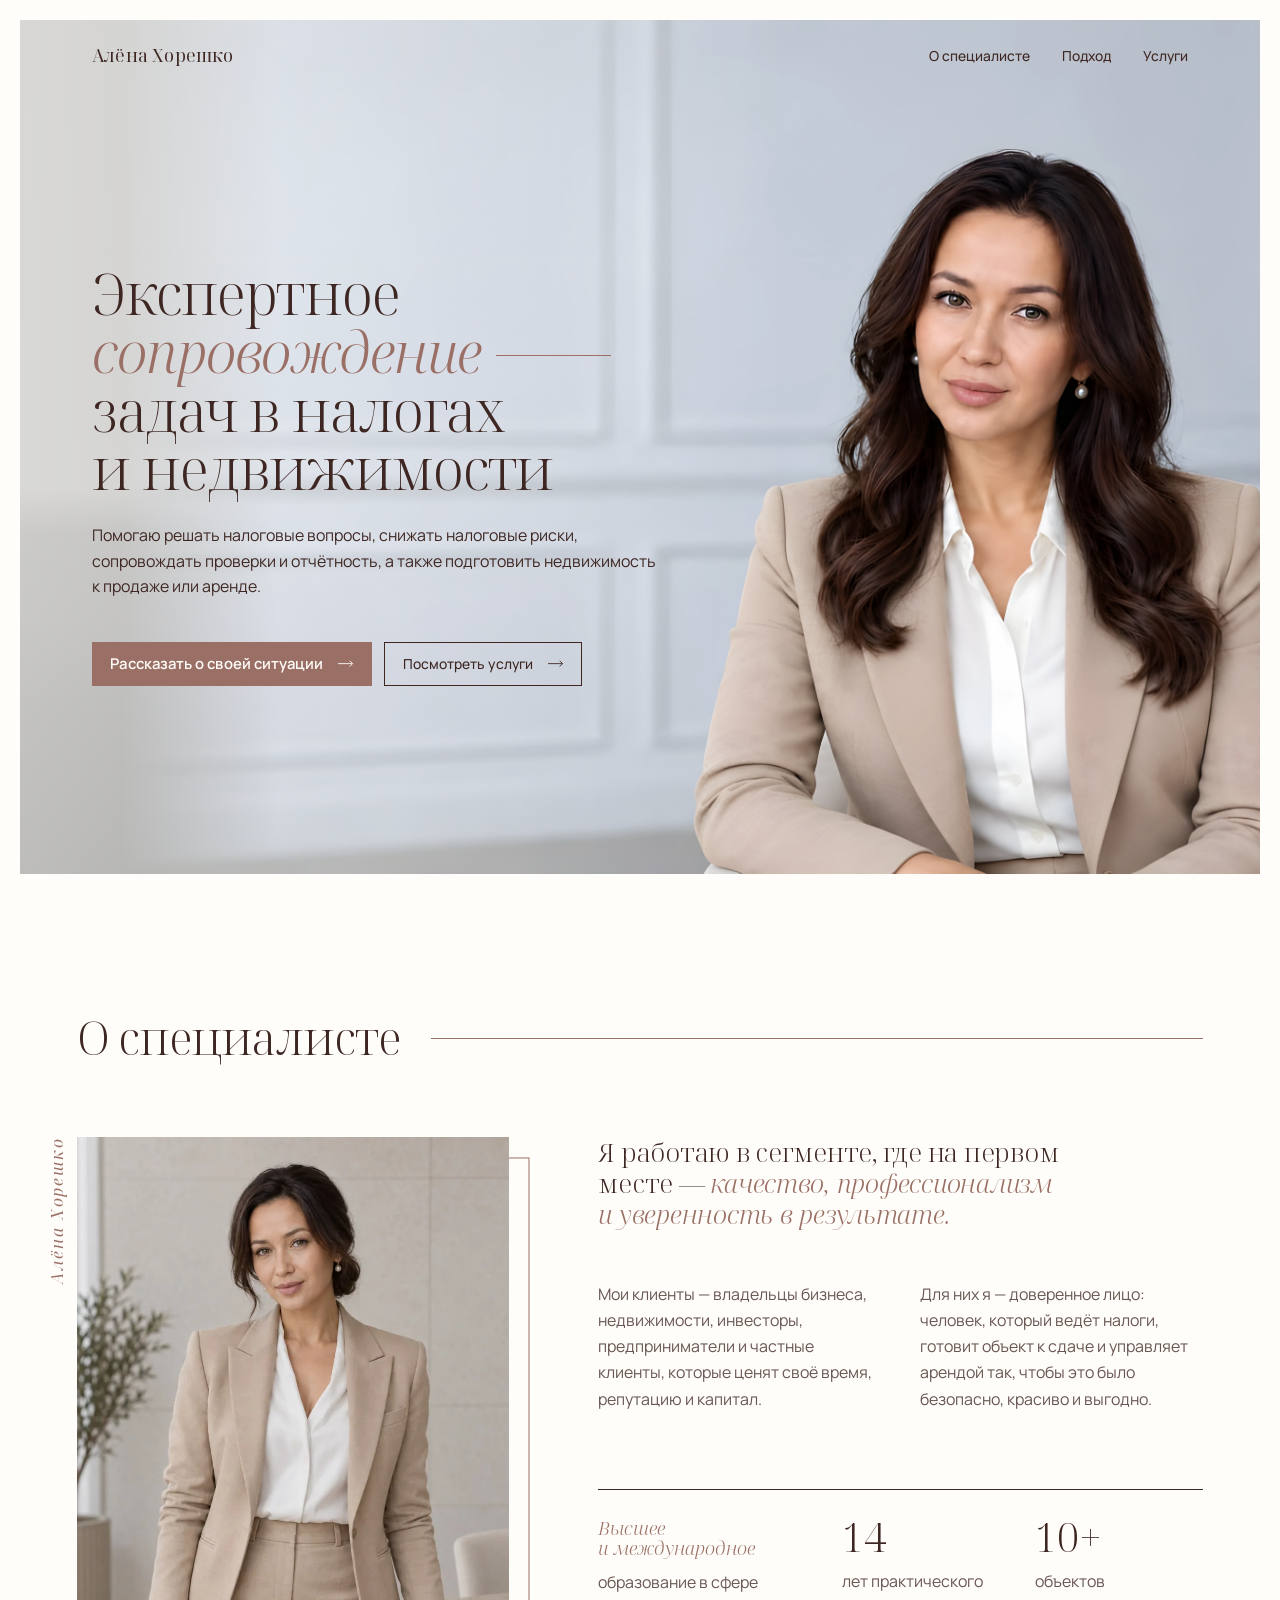
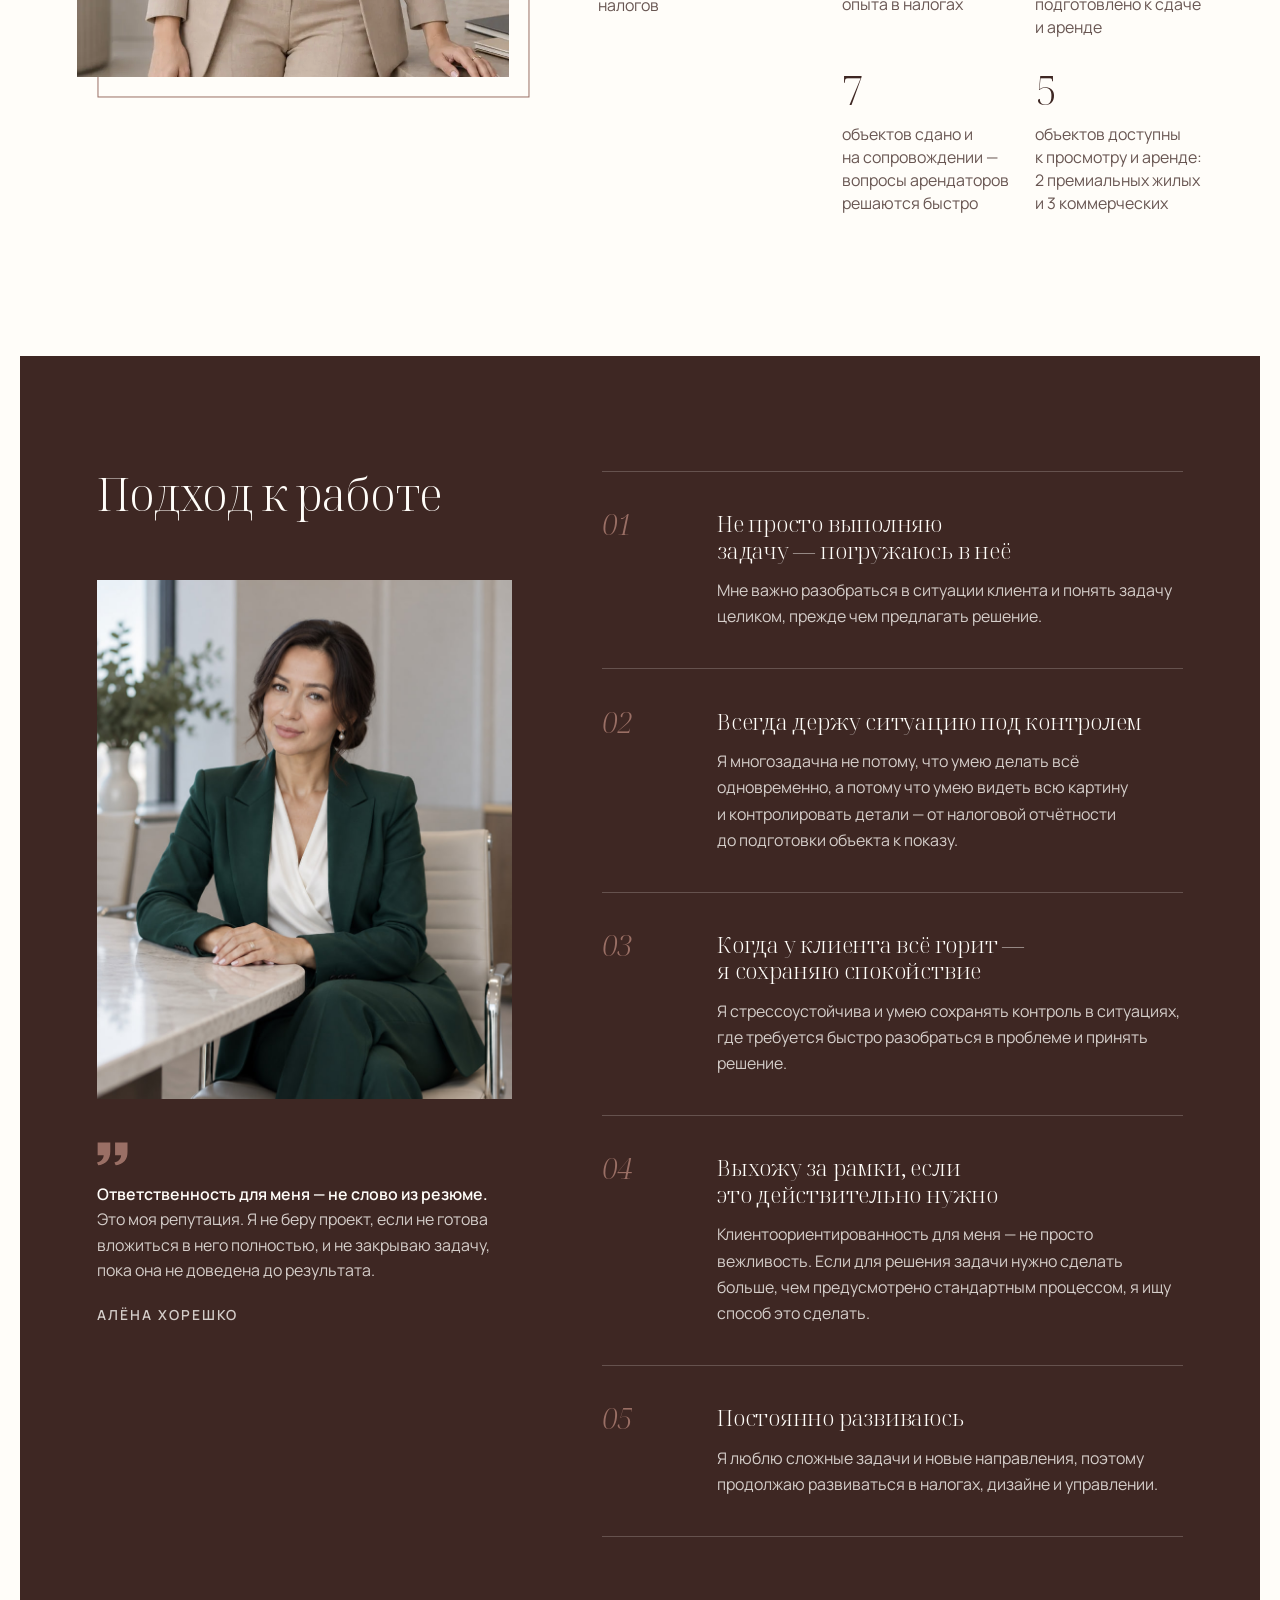
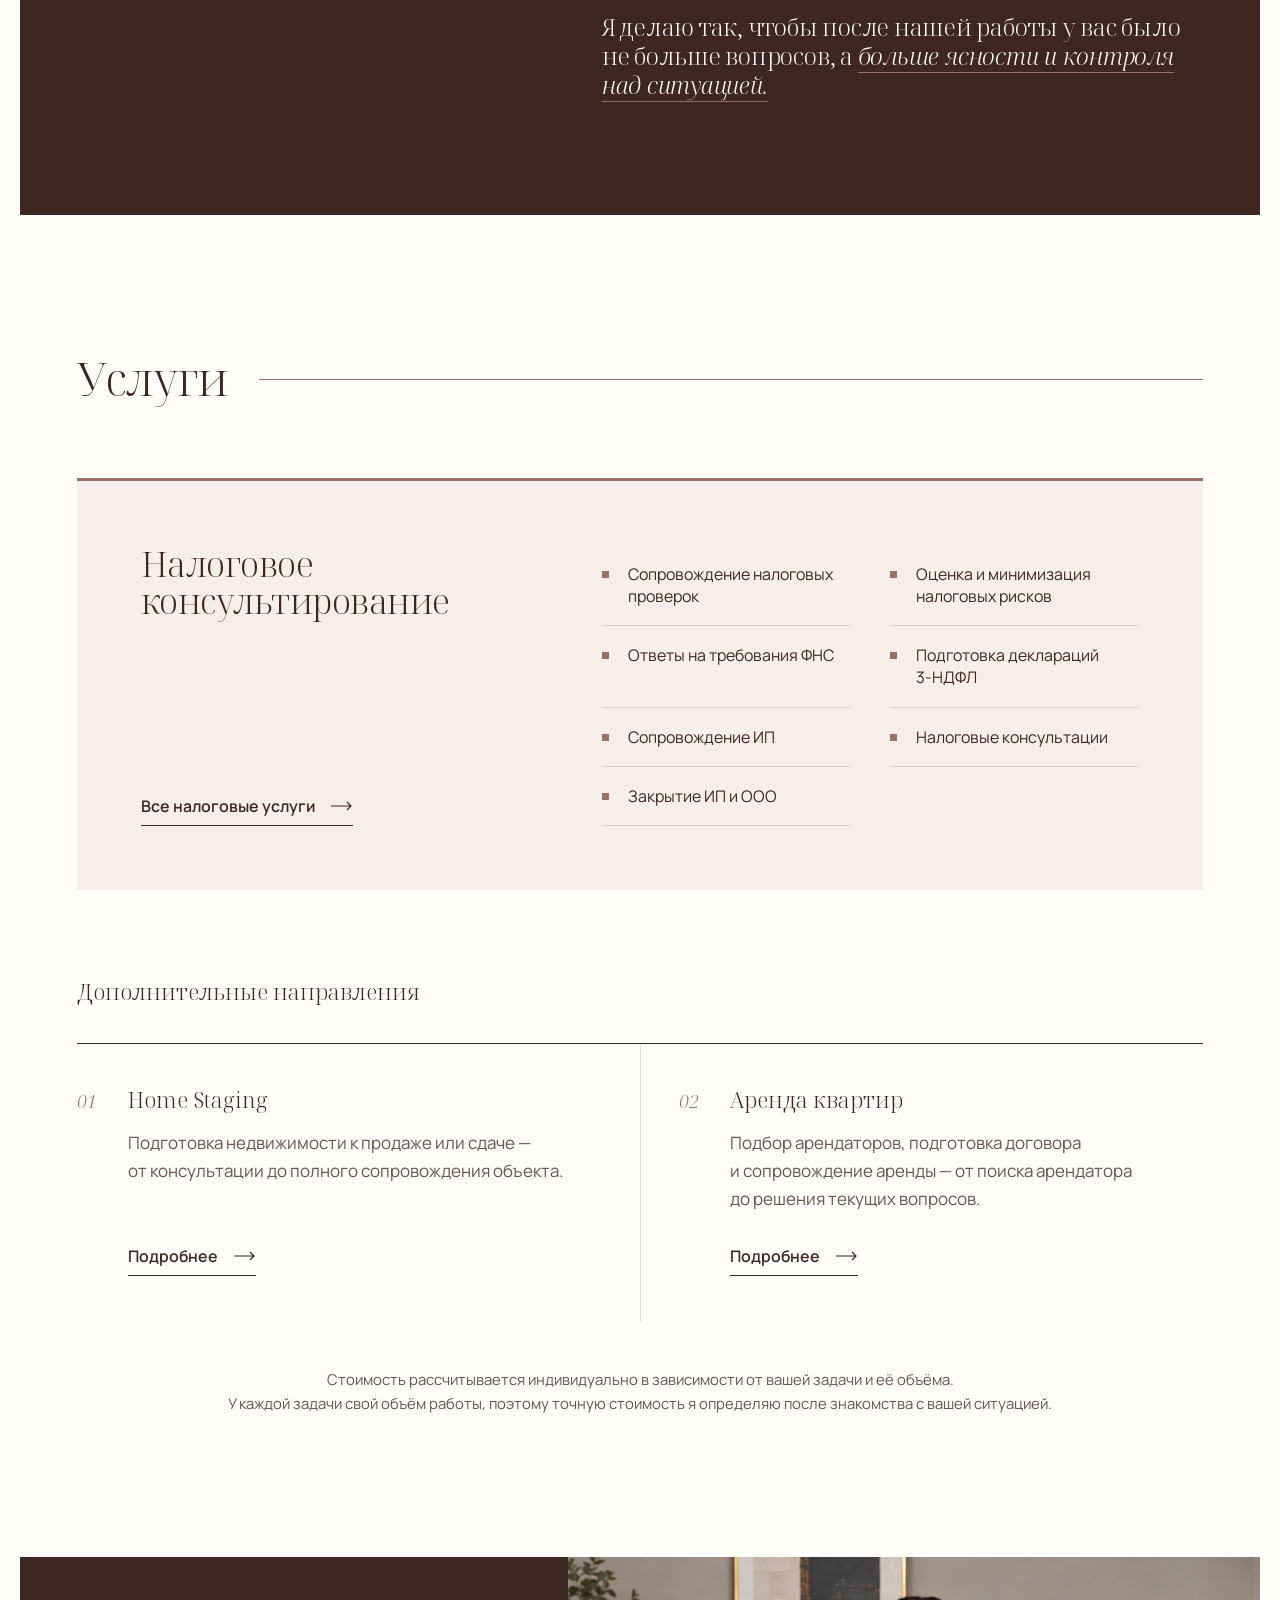
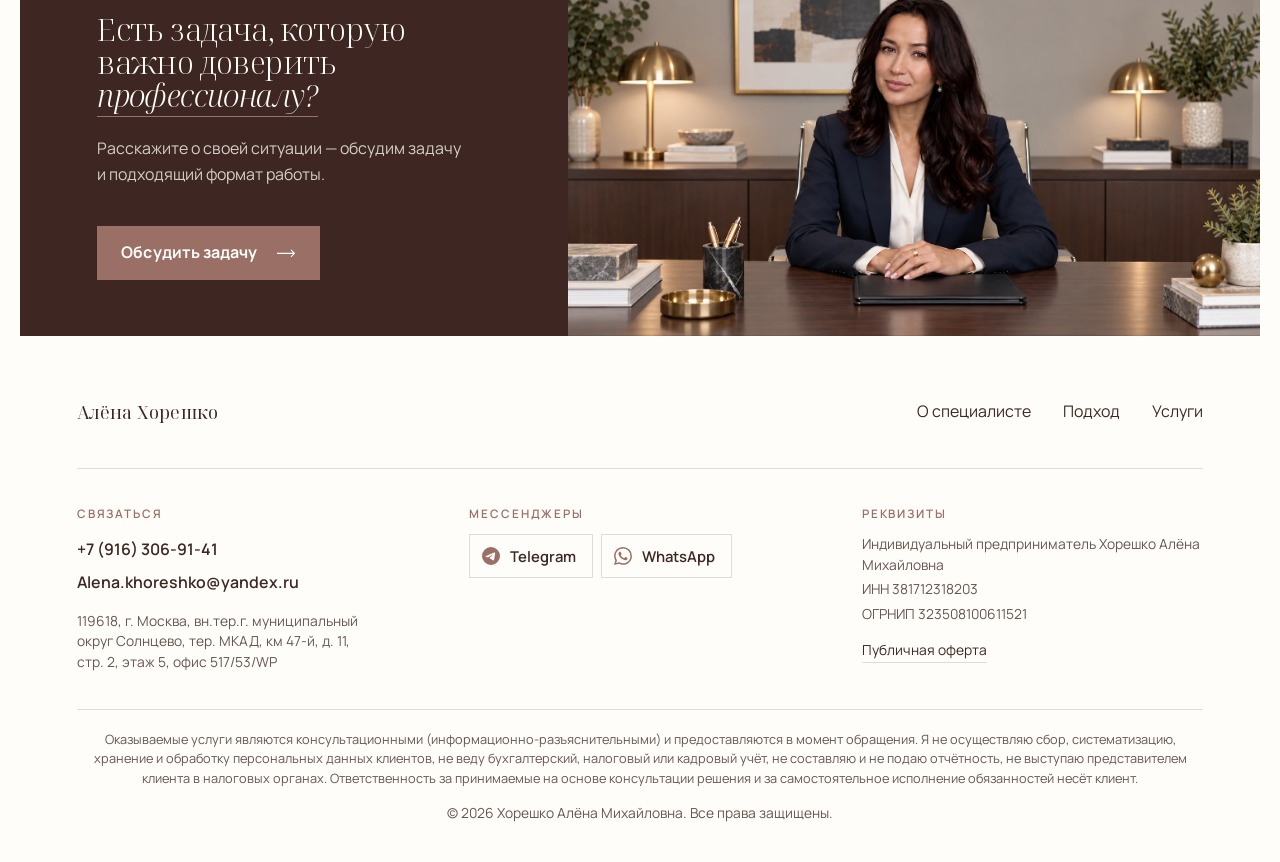
<file: index.html>
<!DOCTYPE html>
<html lang="ru">
<head>
  <meta charset="utf-8">
  <meta name="viewport" content="width=device-width, initial-scale=1">
  <title>Алёна Хорешко — сопровождение в налогах и недвижимости</title>
  <meta name="description" content="Алёна Хорешко: налоговые консультации, сопровождение налоговых проверок, 3-НДФЛ, сопровождение ИП, Home Staging и сопровождение аренды квартир. Индивидуальный подход и контроль результата.">
  <meta name="theme-color" content="#3E2723">
  <meta name="format-detection" content="telephone=no">
  <!-- После публикации указать реальный домен: -->
  <!-- <link rel="canonical" href="https://ДОМЕН/"> -->

  <meta property="og:type" content="website">
  <meta property="og:locale" content="ru_RU">
  <meta property="og:site_name" content="Алёна Хорешко">
  <meta property="og:title" content="Алёна Хорешко — экспертное сопровождение задач в налогах и недвижимости">
  <meta property="og:description" content="Помогаю решать налоговые вопросы, снижать налоговые риски, сопровождать проверки и отчётность, а также подготовить недвижимость к продаже или аренде.">
  <!-- og:image лучше указать абсолютным адресом после публикации: https://ДОМЕН/assets/img/og-image.jpg -->
  <meta property="og:image" content="assets/img/og-image.jpg">
  <meta property="og:image:width" content="1200">
  <meta property="og:image:height" content="630">
  <meta name="twitter:card" content="summary_large_image">

  <link rel="icon" href="favicon.ico" sizes="48x48">
  <link rel="icon" href="favicon.svg" type="image/svg+xml">
  <link rel="apple-touch-icon" href="apple-touch-icon.png">

  <link rel="preconnect" href="https://fonts.googleapis.com">
  <link rel="preconnect" href="https://fonts.gstatic.com" crossorigin>
  <link rel="stylesheet" href="https://fonts.googleapis.com/css2?family=Manrope:wght@400;500;600;700&amp;family=Noto+Serif+Display:ital,wght@0,300;0,400;1,300;1,400&amp;display=swap">


  <link rel="stylesheet" href="assets/css/style.css?v=20261001001713">

  <script type="application/ld+json">
  {
    "@context": "https://schema.org",
    "@type": "ProfessionalService",
    "name": "Алёна Хорешко",
    "description": "Экспертное сопровождение задач в налогах и недвижимости: налоговое консультирование, сопровождение налоговых проверок, Home Staging, сопровождение аренды квартир.",
    "image": "assets/img/og-image.jpg",
    "founder": {
      "@type": "Person",
      "name": "Алёна Хорешко",
      "knowsAbout": ["Налоговое консультирование", "Налоговые проверки", "Декларация 3-НДФЛ", "Home Staging", "Аренда недвижимости"]
    },
    "hasOfferCatalog": {
      "@type": "OfferCatalog",
      "name": "Услуги",
      "itemListElement": [
        {"@type": "Offer", "itemOffered": {"@type": "Service", "name": "Налоговое консультирование"}},
        {"@type": "Offer", "itemOffered": {"@type": "Service", "name": "Home Staging"}},
        {"@type": "Offer", "itemOffered": {"@type": "Service", "name": "Аренда квартир"}}
      ]
    }
  }
  </script>
</head>
<body>
  <a class="skip-link" href="#main">Перейти к содержанию</a>

  <div class="frame">
    <header class="site-header" id="top">
      <a class="logo" href="#top" aria-label="Алёна Хорешко — на главную">Алёна Хорешко</a>

      <button class="menu-toggle" type="button" aria-expanded="false" aria-controls="site-nav">
        <span class="menu-toggle__label visually-hidden">Открыть меню</span>
        <span class="menu-toggle__bars" aria-hidden="true"></span>
      </button>

      <nav class="site-nav" id="site-nav" aria-label="Основная навигация">
        <ul class="site-nav__list">
          <li><a class="site-nav__link" href="#about">О специалисте</a></li>
          <li><a class="site-nav__link" href="#approach">Подход</a></li>
          <li><a class="site-nav__link" href="#services">Услуги</a></li>
        </ul>
      </nav>
    </header>

    <main id="main">

      <!-- 01 — Первый экран -->
      <section class="hero" aria-labelledby="hero-title">
        <picture class="hero__media">
          <!-- единый кадр на всех экранах: свободный фон под текст слева, портрет справа -->
          <img class="hero__img"
               src="assets/img/hero-alena-office.webp"
               width="6400" height="3600"
               alt="Алёна Хорешко в бежевом костюме в светлом офисе"
               fetchpriority="high" decoding="async">
        </picture>

        <div class="hero__content">
          <h1 class="hero__title" id="hero-title">
            Экспертное <em class="hero__accent">сопровождение</em>
            задач в&nbsp;налогах и&nbsp;недвижимости
          </h1>
          <p class="hero__lead">
            Помогаю решать налоговые вопросы, снижать налоговые риски, сопровождать проверки и&nbsp;отчётность, а&nbsp;также подготовить недвижимость к&nbsp;продаже или аренде.
          </p>
          <div class="hero__actions">
            <a class="btn btn--primary btn--on-dark" href="#contact" data-contact aria-haspopup="dialog">
              <span>Рассказать о&nbsp;своей ситуации</span>
              <svg class="btn__icon" width="22" height="10" viewBox="0 0 22 10" aria-hidden="true" focusable="false"><path d="M0 5h20M16 1l4 4-4 4" fill="none" stroke="currentColor" stroke-width="1.2"/></svg>
            </a>
            <a class="btn btn--ghost" href="#services">
              <span>Посмотреть услуги</span>
              <svg class="btn__icon" width="22" height="10" viewBox="0 0 22 10" aria-hidden="true" focusable="false"><path d="M0 5h20M16 1l4 4-4 4" fill="none" stroke="currentColor" stroke-width="1.2"/></svg>
            </a>
          </div>
        </div>
      </section>

      <!-- 02 — О специалисте -->
      <section class="section about" id="about" aria-labelledby="about-title">
        <div class="section-head" data-reveal>
          <h2 class="section-head__title" id="about-title">О&nbsp;специалисте</h2>
          <span class="section-head__rule" aria-hidden="true"></span>
        </div>

        <div class="about__grid">
          <figure class="about__photo framed" data-reveal>
            <!-- исходный файл без пересжатия -->
            <picture>
              <img src="assets/img/alena-about-new.png"
                   width="853" height="1280" loading="lazy" decoding="async"
                   alt="Алёна Хорешко в светлом костюме">
            </picture>
            <span class="about__signature" aria-hidden="true">Алёна Хорешко</span>
          </figure>

          <div class="about__body">
            <p class="about__statement" data-reveal>
              Я&nbsp;работаю в&nbsp;сегменте, где на&nbsp;первом месте&nbsp;— <em>качество, профессионализм и&nbsp;уверенность в&nbsp;результате.</em>
            </p>
            <div class="about__text" data-reveal>
              <p>Мои клиенты&nbsp;— владельцы бизнеса, недвижимости, инвесторы, предприниматели и&nbsp;частные клиенты, которые ценят своё время, репутацию и&nbsp;капитал.</p>
              <p>Для них я&nbsp;— доверенное лицо: человек, который ведёт налоги, готовит объект к&nbsp;сдаче и&nbsp;управляет арендой так, чтобы это было безопасно, красиво и&nbsp;выгодно.</p>
            </div>
            <ul class="facts" data-reveal>
              <li class="fact fact--wide">
                <span class="fact__value fact__value--word">Высшее и&nbsp;международное</span>
                <span class="fact__label">образование в&nbsp;сфере налогов</span>
              </li>
              <li class="fact">
                <span class="fact__value">14</span>
                <span class="fact__label">лет практического опыта в&nbsp;налогах</span>
              </li>
              <li class="fact">
                <span class="fact__value">10+</span>
                <span class="fact__label">объектов подготовлено к&nbsp;сдаче и&nbsp;аренде</span>
              </li>
              <li class="fact">
                <span class="fact__value">7</span>
                <span class="fact__label">объектов сдано и на&nbsp;сопровождении&nbsp;— вопросы арендаторов решаются быстро</span>
              </li>
              <li class="fact">
                <span class="fact__value">5</span>
                <span class="fact__label">объектов доступны к&nbsp;просмотру и&nbsp;аренде: 2&nbsp;премиальных жилых и&nbsp;3&nbsp;коммерческих</span>
              </li>
            </ul>
          </div>
        </div>
      </section>

      <!-- 03 — Подход к работе -->
      <section class="section approach" id="approach" aria-labelledby="approach-title">
        <div class="approach__inner">
          <div class="approach__aside">
            <div class="section-head section-head--light" data-reveal>
              <h2 class="section-head__title" id="approach-title">Подход к&nbsp;работе</h2>
            </div>

            <figure class="quote" data-reveal>
              <div class="quote__photo">
                <picture>
                  <img src="assets/img/alena-approach-new.png"
                       width="853" height="1280" loading="lazy" decoding="async"
                       alt="Алёна Хорешко в зелёном костюме">
                </picture>
              </div>
              <blockquote class="quote__text">
                <svg class="quote__mark" width="34" height="26" viewBox="0 0 34 26" aria-hidden="true" focusable="false"><path d="M0 26V15.6C0 6.9 4.6 1.7 13.2 0l1.5 3.3C9.9 4.6 7.5 7.4 7.3 11.4H14V26H0Zm19.3 0V15.6C19.3 6.9 23.9 1.7 32.5 0L34 3.3c-4.8 1.3-7.2 4.1-7.4 8.1h6.7V26H19.3Z" fill="currentColor"/></svg>
                <p><strong>Ответственность для меня&nbsp;— не&nbsp;слово из&nbsp;резюме.</strong> Это моя репутация. Я&nbsp;не&nbsp;беру проект, если не&nbsp;готова вложиться в&nbsp;него полностью, и&nbsp;не&nbsp;закрываю задачу, пока она не&nbsp;доведена до&nbsp;результата.</p>
              </blockquote>
              <figcaption class="quote__author">Алёна Хорешко</figcaption>
            </figure>
          </div>

          <div class="approach__main">
            <ol class="principles">
              <li class="principle" data-reveal>
                <span class="principle__num" aria-hidden="true">01</span>
                <div class="principle__body">
                  <h3 class="principle__title">Не просто выполняю задачу&nbsp;— погружаюсь в&nbsp;неё</h3>
                  <p>Мне важно разобраться в&nbsp;ситуации клиента и&nbsp;понять задачу целиком, прежде чем предлагать решение.</p>
                </div>
              </li>
              <li class="principle" data-reveal>
                <span class="principle__num" aria-hidden="true">02</span>
                <div class="principle__body">
                  <h3 class="principle__title">Всегда держу ситуацию под контролем</h3>
                  <p>Я&nbsp;многозадачна не&nbsp;потому, что умею делать всё одновременно, а&nbsp;потому что умею видеть всю картину и&nbsp;контролировать детали&nbsp;— от&nbsp;налоговой отчётности до&nbsp;подготовки объекта к&nbsp;показу.</p>
                </div>
              </li>
              <li class="principle" data-reveal>
                <span class="principle__num" aria-hidden="true">03</span>
                <div class="principle__body">
                  <h3 class="principle__title">Когда у&nbsp;клиента всё горит&nbsp;— я&nbsp;сохраняю спокойствие</h3>
                  <p>Я&nbsp;стрессоустойчива и&nbsp;умею сохранять контроль в&nbsp;ситуациях, где требуется быстро разобраться в&nbsp;проблеме и&nbsp;принять решение.</p>
                </div>
              </li>
              <li class="principle" data-reveal>
                <span class="principle__num" aria-hidden="true">04</span>
                <div class="principle__body">
                  <h3 class="principle__title">Выхожу за&nbsp;рамки, если это действительно нужно</h3>
                  <p>Клиентоориентированность для меня&nbsp;— не&nbsp;просто вежливость. Если для решения задачи нужно сделать больше, чем предусмотрено стандартным процессом, я&nbsp;ищу способ это сделать.</p>
                </div>
              </li>
              <li class="principle" data-reveal>
                <span class="principle__num" aria-hidden="true">05</span>
                <div class="principle__body">
                  <h3 class="principle__title">Постоянно развиваюсь</h3>
                  <p>Я&nbsp;люблю сложные задачи и&nbsp;новые направления, поэтому продолжаю развиваться в&nbsp;налогах, дизайне и&nbsp;управлении.</p>
                </div>
              </li>
            </ol>

            <p class="approach__outro" data-reveal>
              Я&nbsp;делаю так, чтобы после нашей работы у&nbsp;вас было не&nbsp;больше вопросов, а&nbsp;<em>больше ясности и&nbsp;контроля над ситуацией.</em>
            </p>
          </div>
        </div>
      </section>

      <!-- 04 — Услуги -->
      <section class="section services" id="services" aria-labelledby="services-title">
        <div class="section-head" data-reveal>
          <h2 class="section-head__title" id="services-title">Услуги</h2>
          <span class="section-head__rule" aria-hidden="true"></span>
        </div>

        <article class="service-main" aria-labelledby="service-tax-title" data-reveal>
          <div class="service-main__head">
            <h3 class="service-main__title" id="service-tax-title">Налоговое консультирование</h3>
            <a class="link-arrow" href="nalogovoe-konsultirovanie.html">
              <span>Все налоговые услуги</span>
              <svg class="link-arrow__icon" width="22" height="10" viewBox="0 0 22 10" aria-hidden="true" focusable="false"><path d="M0 5h20M16 1l4 4-4 4" fill="none" stroke="currentColor" stroke-width="1.2"/></svg>
            </a>
          </div>
          <ul class="service-main__list">
            <li>Сопровождение налоговых проверок</li>
            <li>Оценка и&nbsp;минимизация налоговых рисков</li>
            <li>Ответы на&nbsp;требования ФНС</li>
            <li>Подготовка деклараций 3&#8209;НДФЛ</li>
            <li>Сопровождение ИП</li>
            <li>Налоговые консультации</li>
            <li>Закрытие ИП и&nbsp;ООО</li>
          </ul>
        </article>

        <div class="service-extra">
          <h3 class="service-extra__title" data-reveal>Дополнительные направления</h3>
          <div class="service-extra__grid">
            <article class="service-card" data-reveal>
              <span class="service-card__num" aria-hidden="true">01</span>
              <h4 class="service-card__title" lang="en">Home Staging</h4>
              <p class="service-card__text">Подготовка недвижимости к&nbsp;продаже или сдаче&nbsp;— от&nbsp;консультации до&nbsp;полного сопровождения объекта.</p>
              <a class="link-arrow service-card__more" href="home-staging.html">
                <span>Подробнее<span class="visually-hidden"> о Home Staging</span></span>
                <svg class="link-arrow__icon" width="22" height="10" viewBox="0 0 22 10" aria-hidden="true" focusable="false"><path d="M0 5h20M16 1l4 4-4 4" fill="none" stroke="currentColor" stroke-width="1.2"/></svg>
              </a>
            </article>
            <article class="service-card" data-reveal>
              <span class="service-card__num" aria-hidden="true">02</span>
              <h4 class="service-card__title">Аренда квартир</h4>
              <p class="service-card__text">Подбор арендаторов, подготовка договора и&nbsp;сопровождение аренды&nbsp;— от&nbsp;поиска арендатора до&nbsp;решения текущих вопросов.</p>
              <a class="link-arrow service-card__more" href="arenda-kvartir.html">
                <span>Подробнее<span class="visually-hidden"> об аренде квартир</span></span>
                <svg class="link-arrow__icon" width="22" height="10" viewBox="0 0 22 10" aria-hidden="true" focusable="false"><path d="M0 5h20M16 1l4 4-4 4" fill="none" stroke="currentColor" stroke-width="1.2"/></svg>
              </a>
            </article>
          </div>
        </div>

        <div class="services__note" data-reveal>
          <p class="services__note-lead">Стоимость рассчитывается индивидуально в&nbsp;зависимости от&nbsp;вашей задачи и&nbsp;её&nbsp;объёма.</p>
          <p class="services__note-text">У&nbsp;каждой задачи свой объём работы, поэтому точную стоимость я&nbsp;определяю после знакомства с&nbsp;вашей ситуацией.</p>
        </div>
      </section>

      <!-- 07 — Финальный CTA -->
      <section class="cta" id="contact" aria-labelledby="cta-title">
        <div class="cta__content" data-reveal>
          <h2 class="cta__title" id="cta-title">Есть задача, которую важно доверить <em>профессионалу?</em></h2>
          <p class="cta__text">Расскажите о&nbsp;своей ситуации&nbsp;— обсудим задачу и&nbsp;подходящий формат работы.</p>
          <a class="btn btn--primary btn--on-dark" href="#contact" data-contact aria-haspopup="dialog">
            <span>Обсудить задачу</span>
            <svg class="btn__icon" width="22" height="10" viewBox="0 0 22 10" aria-hidden="true" focusable="false"><path d="M0 5h20M16 1l4 4-4 4" fill="none" stroke="currentColor" stroke-width="1.2"/></svg>
          </a>
        </div>
        <div class="cta__photo">
          <picture>
            <img src="assets/img/alena-cta-office.webp"
                 width="1672" height="941" loading="lazy" decoding="async"
                 alt="Алёна Хорешко за рабочим столом">
          </picture>
        </div>
      </section>
    </main>

    <footer class="site-footer">
      <div class="site-footer__top">
        <a class="logo logo--footer" href="#top">Алёна Хорешко</a>
        <nav class="site-footer__nav" aria-label="Навигация в подвале">
          <ul>
            <li><a href="#about">О специалисте</a></li>
            <li><a href="#approach">Подход</a></li>
            <li><a href="#services">Услуги</a></li>
          </ul>
        </nav>
      </div>
      <div class="site-footer__bottom">
        <div class="site-footer__col">
          <p class="site-footer__label">Связаться</p>
          <ul class="site-footer__contacts">
            <li><a href="tel:+79163069141">+7&nbsp;(916)&nbsp;306&#8209;91&#8209;41</a></li>
            <li><a href="mailto:Alena.khoreshko@yandex.ru">Alena.khoreshko@yandex.ru</a></li>
          </ul>
          <p class="site-footer__address">119618, г.&nbsp;Москва, вн.тер.г. муниципальный округ Солнцево, тер. МКАД, км&nbsp;47&#8209;й, д.&nbsp;11, стр.&nbsp;2, этаж&nbsp;5, офис 517/53/WP</p>
        </div>
        <div class="site-footer__col">
          <p class="site-footer__label">Мессенджеры</p>
          <!-- ЗАМЕНИТЬ: точные ссылки на Telegram и WhatsApp пришлёт заказчик -->
          <ul class="site-footer__messengers">
            <li><a href="https://t.me/+79163069141" target="_blank" rel="noopener"><svg class="msg-icon" width="18" height="18" viewBox="0 0 24 24" aria-hidden="true" focusable="false"><path fill="currentColor" d="M11.944 0A12 12 0 0 0 0 12a12 12 0 0 0 12 12 12 12 0 0 0 12-12A12 12 0 0 0 12 0a12 12 0 0 0-.056 0zm4.962 7.224c.1-.002.321.023.465.14a.506.506 0 0 1 .171.325c.016.093.036.306.02.472-.18 1.898-.962 6.502-1.36 8.627-.168.9-.499 1.201-.82 1.23-.696.065-1.225-.46-1.9-.902-1.056-.693-1.653-1.124-2.678-1.8-1.185-.78-.417-1.21.258-1.91.177-.184 3.247-2.977 3.307-3.23.007-.032.014-.15-.056-.212s-.174-.041-.249-.024c-.106.024-1.793 1.14-5.061 3.345-.48.33-.913.49-1.302.48-.428-.008-1.252-.241-1.865-.44-.752-.245-1.349-.374-1.297-.789.027-.216.325-.437.893-.663 3.498-1.524 5.83-2.529 6.998-3.014 3.332-1.386 4.025-1.627 4.476-1.635z"/></svg><span>Telegram</span></a></li>
            <li><a href="https://wa.me/79163069141" target="_blank" rel="noopener"><svg class="msg-icon" width="18" height="18" viewBox="0 0 24 24" aria-hidden="true" focusable="false"><path fill="currentColor" d="M17.472 14.382c-.297-.149-1.758-.867-2.03-.967-.273-.099-.471-.148-.67.15-.197.297-.767.966-.94 1.164-.173.199-.347.223-.644.075-.297-.15-1.255-.463-2.39-1.475-.883-.788-1.48-1.761-1.653-2.059-.173-.297-.018-.458.13-.606.134-.133.298-.347.446-.52.149-.174.198-.298.298-.497.099-.198.05-.371-.025-.52-.075-.149-.669-1.612-.916-2.207-.242-.579-.487-.5-.669-.51-.173-.008-.371-.01-.57-.01-.198 0-.52.074-.792.372-.272.297-1.04 1.016-1.04 2.479 0 1.462 1.065 2.875 1.213 3.074.149.198 2.096 3.2 5.077 4.487.709.306 1.262.489 1.694.625.712.227 1.36.195 1.871.118.571-.085 1.758-.719 2.006-1.413.248-.694.248-1.289.173-1.413-.074-.124-.272-.198-.57-.347m-5.421 7.403h-.004a9.87 9.87 0 0 1-5.031-1.378l-.361-.214-3.741.982.998-3.648-.235-.374a9.86 9.86 0 0 1-1.51-5.26c.001-5.45 4.436-9.884 9.888-9.884 2.64 0 5.122 1.03 6.988 2.898a9.825 9.825 0 0 1 2.893 6.994c-.003 5.45-4.437 9.884-9.885 9.884m8.413-18.297A11.815 11.815 0 0 0 12.05 0C5.495 0 .16 5.335.157 11.892c0 2.096.547 4.142 1.588 5.945L.057 24l6.305-1.654a11.882 11.882 0 0 0 5.683 1.448h.005c6.554 0 11.89-5.335 11.893-11.893a11.821 11.821 0 0 0-3.48-8.413z"/></svg><span>WhatsApp</span></a></li>
          </ul>
        </div>
        <div class="site-footer__col">
          <p class="site-footer__label">Реквизиты</p>
          <p class="site-footer__legal">
            <span>Индивидуальный предприниматель Хорешко Алёна Михайловна</span>
            <span>ИНН 381712318203</span>
            <span>ОГРНИП 323508100611521</span>
          </p>
          <a class="site-footer__doc" href="oferta.html">Публичная оферта</a>
        </div>
      </div>
      <div class="site-footer__base">
        <p class="site-footer__disclaimer">Оказываемые услуги являются консультационными (информационно-разъяснительными) и&nbsp;предоставляются в&nbsp;момент обращения. Я&nbsp;не&nbsp;осуществляю сбор, систематизацию, хранение и&nbsp;обработку персональных данных клиентов, не&nbsp;веду бухгалтерский, налоговый или кадровый учёт, не&nbsp;составляю и&nbsp;не&nbsp;подаю отчётность, не&nbsp;выступаю представителем клиента в&nbsp;налоговых органах. Ответственность за&nbsp;принимаемые на&nbsp;основе консультации решения и&nbsp;за&nbsp;самостоятельное исполнение обязанностей несёт клиент.</p>
        <p class="site-footer__copy">© <span data-year>2026</span> Хорешко Алёна Михайловна. Все права защищены.</p>
      </div>
    </footer>
  </div>

  <!-- окно «Свяжитесь любым способом»: открывают все кнопки с data-contact -->
  <dialog class="contact-modal" id="contact-modal" aria-labelledby="contact-modal-title">
    <div class="contact-modal__box">
      <button class="contact-modal__close" type="button" data-contact-close>
        <span class="visually-hidden">Закрыть</span>
        <svg width="18" height="18" viewBox="0 0 18 18" aria-hidden="true" focusable="false"><path d="M1 1l16 16M17 1L1 17" fill="none" stroke="currentColor" stroke-width="1.2"/></svg>
      </button>
      <p class="contact-modal__kicker">Контакты</p>
      <h2 class="contact-modal__title" id="contact-modal-title">Свяжитесь любым <em>удобным способом</em></h2>
      <ul class="contact-modal__list">
        <li><span class="contact-modal__label">Телефон</span><a href="tel:+79163069141">+7&nbsp;(916)&nbsp;306&#8209;91&#8209;41</a></li>
        <li><span class="contact-modal__label">Почта</span><a href="mailto:Alena.khoreshko@yandex.ru">Alena.khoreshko@yandex.ru</a></li>
        <li><span class="contact-modal__label">Адрес офиса</span><span>119618, г.&nbsp;Москва, вн.тер.г. муниципальный округ Солнцево, тер. МКАД, км&nbsp;47&#8209;й, д.&nbsp;11, стр.&nbsp;2, этаж&nbsp;5, офис 517/53/WP</span></li>
      </ul>
      <!-- ЗАМЕНИТЬ: точные ссылки на Telegram и WhatsApp пришлёт заказчик -->
      <ul class="contact-modal__messengers">
        <li><a href="https://t.me/+79163069141" target="_blank" rel="noopener"><svg class="msg-icon" width="18" height="18" viewBox="0 0 24 24" aria-hidden="true" focusable="false"><path fill="currentColor" d="M11.944 0A12 12 0 0 0 0 12a12 12 0 0 0 12 12 12 12 0 0 0 12-12A12 12 0 0 0 12 0a12 12 0 0 0-.056 0zm4.962 7.224c.1-.002.321.023.465.14a.506.506 0 0 1 .171.325c.016.093.036.306.02.472-.18 1.898-.962 6.502-1.36 8.627-.168.9-.499 1.201-.82 1.23-.696.065-1.225-.46-1.9-.902-1.056-.693-1.653-1.124-2.678-1.8-1.185-.78-.417-1.21.258-1.91.177-.184 3.247-2.977 3.307-3.23.007-.032.014-.15-.056-.212s-.174-.041-.249-.024c-.106.024-1.793 1.14-5.061 3.345-.48.33-.913.49-1.302.48-.428-.008-1.252-.241-1.865-.44-.752-.245-1.349-.374-1.297-.789.027-.216.325-.437.893-.663 3.498-1.524 5.83-2.529 6.998-3.014 3.332-1.386 4.025-1.627 4.476-1.635z"/></svg><span>Telegram</span></a></li>
        <li><a href="https://wa.me/79163069141" target="_blank" rel="noopener"><svg class="msg-icon" width="18" height="18" viewBox="0 0 24 24" aria-hidden="true" focusable="false"><path fill="currentColor" d="M17.472 14.382c-.297-.149-1.758-.867-2.03-.967-.273-.099-.471-.148-.67.15-.197.297-.767.966-.94 1.164-.173.199-.347.223-.644.075-.297-.15-1.255-.463-2.39-1.475-.883-.788-1.48-1.761-1.653-2.059-.173-.297-.018-.458.13-.606.134-.133.298-.347.446-.52.149-.174.198-.298.298-.497.099-.198.05-.371-.025-.52-.075-.149-.669-1.612-.916-2.207-.242-.579-.487-.5-.669-.51-.173-.008-.371-.01-.57-.01-.198 0-.52.074-.792.372-.272.297-1.04 1.016-1.04 2.479 0 1.462 1.065 2.875 1.213 3.074.149.198 2.096 3.2 5.077 4.487.709.306 1.262.489 1.694.625.712.227 1.36.195 1.871.118.571-.085 1.758-.719 2.006-1.413.248-.694.248-1.289.173-1.413-.074-.124-.272-.198-.57-.347m-5.421 7.403h-.004a9.87 9.87 0 0 1-5.031-1.378l-.361-.214-3.741.982.998-3.648-.235-.374a9.86 9.86 0 0 1-1.51-5.26c.001-5.45 4.436-9.884 9.888-9.884 2.64 0 5.122 1.03 6.988 2.898a9.825 9.825 0 0 1 2.893 6.994c-.003 5.45-4.437 9.884-9.885 9.884m8.413-18.297A11.815 11.815 0 0 0 12.05 0C5.495 0 .16 5.335.157 11.892c0 2.096.547 4.142 1.588 5.945L.057 24l6.305-1.654a11.882 11.882 0 0 0 5.683 1.448h.005c6.554 0 11.89-5.335 11.893-11.893a11.821 11.821 0 0 0-3.48-8.413z"/></svg><span>WhatsApp</span></a></li>
      </ul>
    </div>
  </dialog>

  <script src="assets/js/main.js?v=20261001001713" defer></script>
</body>
</html>
</file>
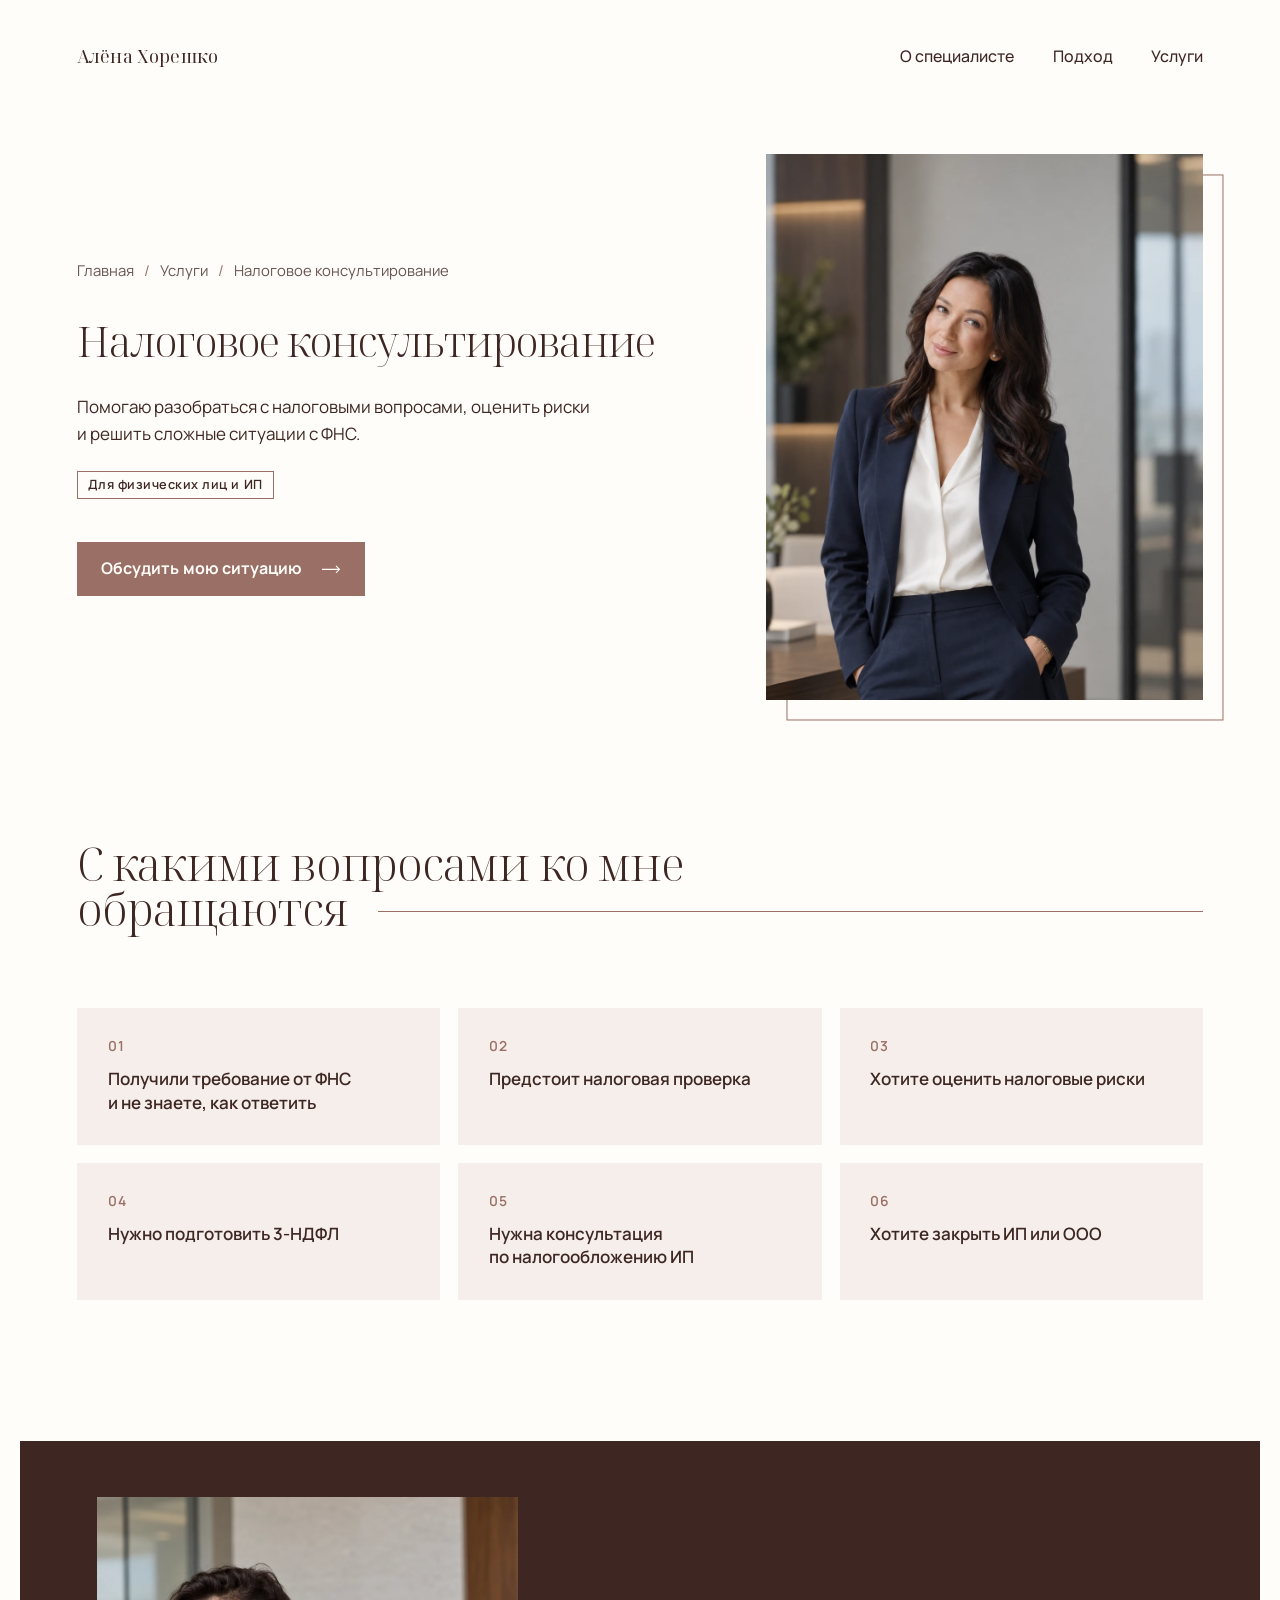
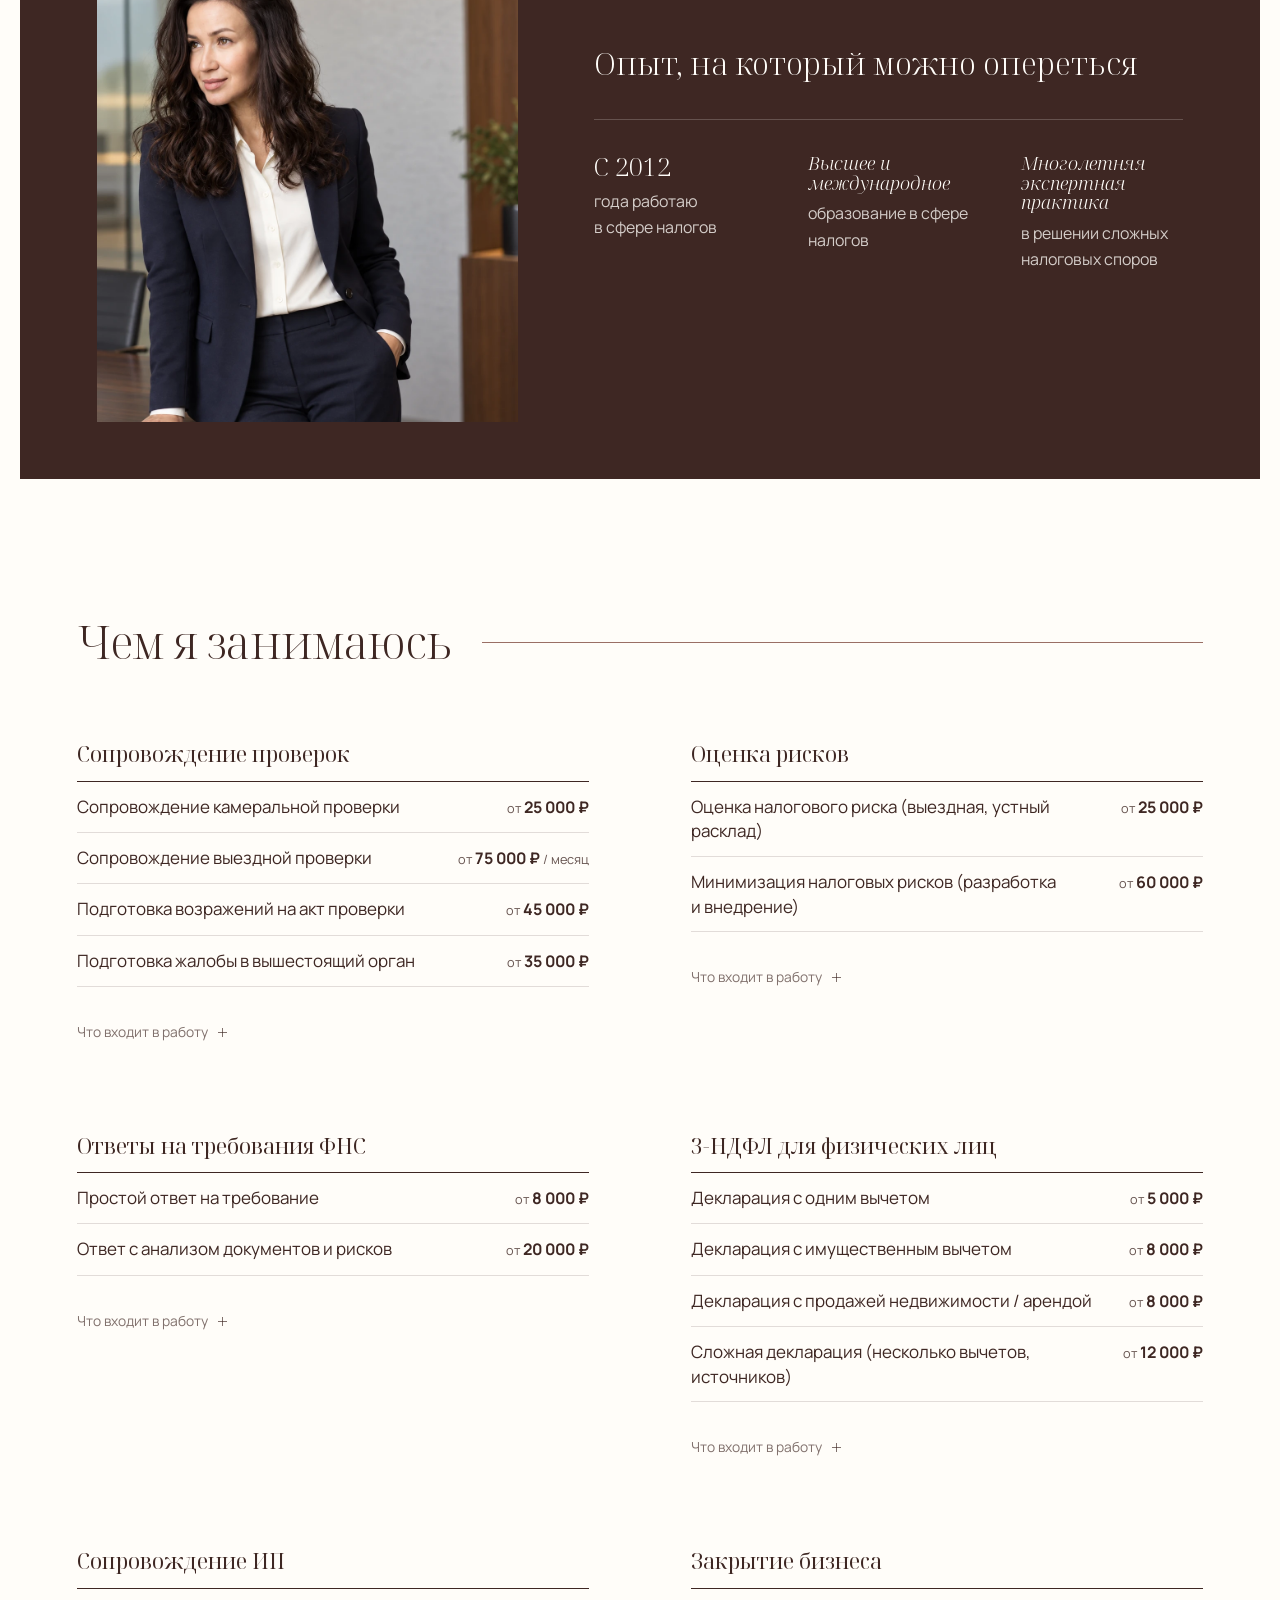
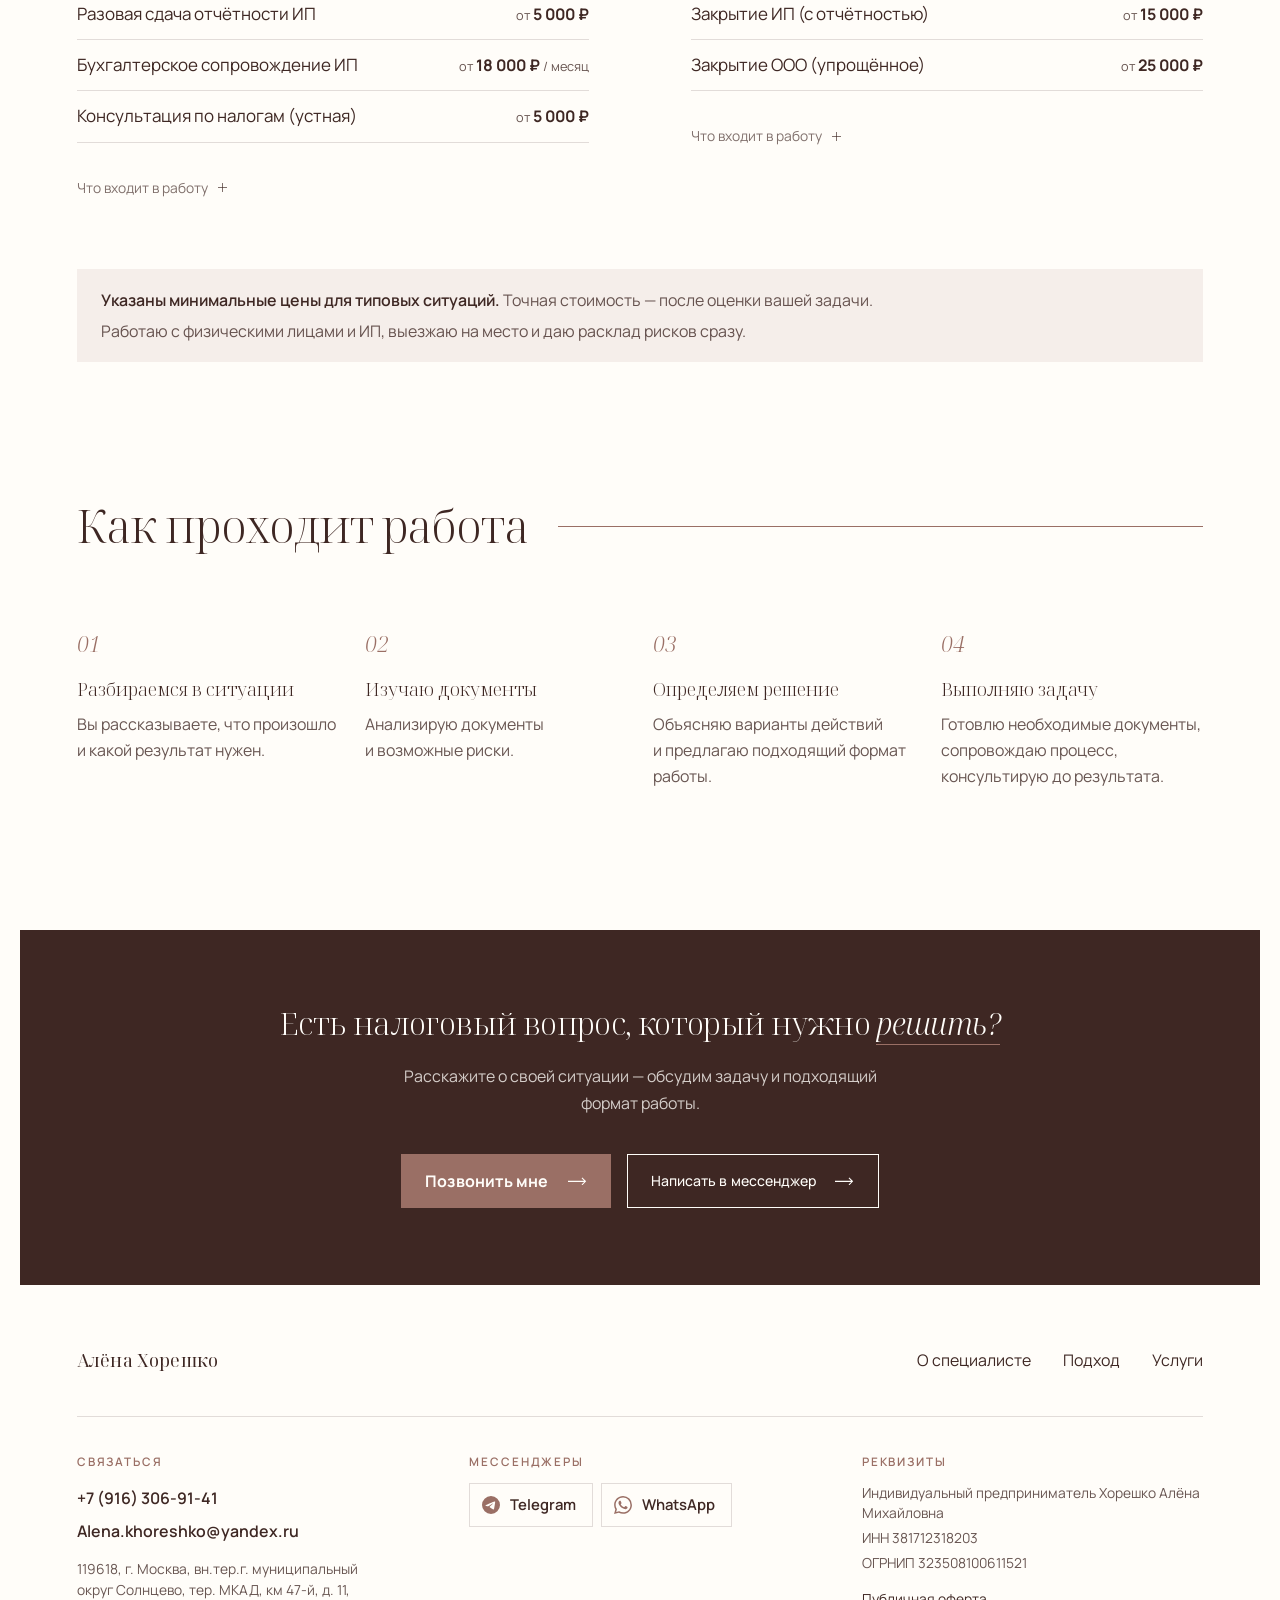
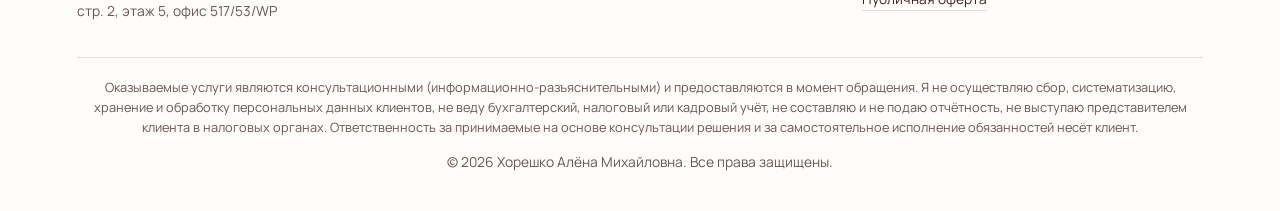
<file: nalogovoe-konsultirovanie.html>
<!DOCTYPE html>
<html lang="ru">
<head>
  <meta charset="utf-8">
  <meta name="viewport" content="width=device-width, initial-scale=1">
  <title>Налоговое консультирование — цены и услуги | Алёна Хорешко</title>
  <meta name="description" content="Налоговое консультирование для физических лиц и ИП: ответы на требования ФНС, сопровождение проверок, оценка рисков, 3-НДФЛ, закрытие ИП и ООО. Цены от 5 000 ₽.">
  <meta name="theme-color" content="#3E2723">
  <meta name="format-detection" content="telephone=no">
  <!-- <link rel="canonical" href="https://ДОМЕН/nalogovoe-konsultirovanie.html"> -->

  <meta property="og:type" content="website">
  <meta property="og:locale" content="ru_RU">
  <meta property="og:site_name" content="Алёна Хорешко">
  <meta property="og:title" content="Налоговое консультирование — цены и услуги | Алёна Хорешко">
  <meta property="og:description" content="Налоговое консультирование для физических лиц и ИП: ответы на требования ФНС, сопровождение проверок, оценка рисков, 3-НДФЛ, закрытие ИП и ООО. Цены от 5 000 ₽.">
  <meta property="og:image" content="assets/img/og-image.jpg">
  <meta name="twitter:card" content="summary_large_image">

  <link rel="icon" href="favicon.ico" sizes="48x48">
  <link rel="icon" href="favicon.svg" type="image/svg+xml">
  <link rel="apple-touch-icon" href="apple-touch-icon.png">
  <link rel="preconnect" href="https://fonts.googleapis.com">
  <link rel="preconnect" href="https://fonts.gstatic.com" crossorigin>
  <link rel="stylesheet" href="https://fonts.googleapis.com/css2?family=Manrope:wght@400;500;600;700&amp;family=Noto+Serif+Display:ital,wght@0,300;0,400;1,300;1,400&amp;display=swap">
  <link rel="stylesheet" href="assets/css/style.css?v=20261001001713">

  <script type="application/ld+json">
  {
    "@context": "https://schema.org",
    "@type": "Service",
    "name": "Налоговое консультирование",
    "serviceType": "Налоговое консультирование",
    "description": "Помогаю разобраться с налоговыми вопросами, оценить риски и решить сложные ситуации с ФНС.",
    "provider": {
      "@type": "Person",
      "name": "Алёна Хорешко"
    },
    "areaServed": "RU",
    "hasOfferCatalog": {
      "@type": "OfferCatalog",
      "name": "Чем я занимаюсь",
      "itemListElement": [
        {
          "@type": "Offer",
          "itemOffered": {
            "@type": "Service",
            "name": "Сопровождение камеральной проверки"
          },
          "priceSpecification": {
            "@type": "PriceSpecification",
            "minPrice": 25000,
            "priceCurrency": "RUB"
          }
        },
        {
          "@type": "Offer",
          "itemOffered": {
            "@type": "Service",
            "name": "Сопровождение выездной проверки"
          },
          "priceSpecification": {
            "@type": "UnitPriceSpecification",
            "minPrice": 75000,
            "priceCurrency": "RUB",
            "unitText": "месяц"
          }
        },
        {
          "@type": "Offer",
          "itemOffered": {
            "@type": "Service",
            "name": "Подготовка возражений на акт проверки"
          },
          "priceSpecification": {
            "@type": "PriceSpecification",
            "minPrice": 45000,
            "priceCurrency": "RUB"
          }
        },
        {
          "@type": "Offer",
          "itemOffered": {
            "@type": "Service",
            "name": "Подготовка жалобы в вышестоящий орган"
          },
          "priceSpecification": {
            "@type": "PriceSpecification",
            "minPrice": 35000,
            "priceCurrency": "RUB"
          }
        },
        {
          "@type": "Offer",
          "itemOffered": {
            "@type": "Service",
            "name": "Оценка налогового риска (выездная, устный расклад)"
          },
          "priceSpecification": {
            "@type": "PriceSpecification",
            "minPrice": 25000,
            "priceCurrency": "RUB"
          }
        },
        {
          "@type": "Offer",
          "itemOffered": {
            "@type": "Service",
            "name": "Минимизация налоговых рисков (разработка и внедрение)"
          },
          "priceSpecification": {
            "@type": "PriceSpecification",
            "minPrice": 60000,
            "priceCurrency": "RUB"
          }
        },
        {
          "@type": "Offer",
          "itemOffered": {
            "@type": "Service",
            "name": "Простой ответ на требование"
          },
          "priceSpecification": {
            "@type": "PriceSpecification",
            "minPrice": 8000,
            "priceCurrency": "RUB"
          }
        },
        {
          "@type": "Offer",
          "itemOffered": {
            "@type": "Service",
            "name": "Ответ с анализом документов и рисков"
          },
          "priceSpecification": {
            "@type": "PriceSpecification",
            "minPrice": 20000,
            "priceCurrency": "RUB"
          }
        },
        {
          "@type": "Offer",
          "itemOffered": {
            "@type": "Service",
            "name": "Декларация с одним вычетом"
          },
          "priceSpecification": {
            "@type": "PriceSpecification",
            "minPrice": 5000,
            "priceCurrency": "RUB"
          }
        },
        {
          "@type": "Offer",
          "itemOffered": {
            "@type": "Service",
            "name": "Декларация с имущественным вычетом"
          },
          "priceSpecification": {
            "@type": "PriceSpecification",
            "minPrice": 8000,
            "priceCurrency": "RUB"
          }
        },
        {
          "@type": "Offer",
          "itemOffered": {
            "@type": "Service",
            "name": "Декларация с продажей недвижимости / арендой"
          },
          "priceSpecification": {
            "@type": "PriceSpecification",
            "minPrice": 8000,
            "priceCurrency": "RUB"
          }
        },
        {
          "@type": "Offer",
          "itemOffered": {
            "@type": "Service",
            "name": "Сложная декларация (несколько вычетов, источников)"
          },
          "priceSpecification": {
            "@type": "PriceSpecification",
            "minPrice": 12000,
            "priceCurrency": "RUB"
          }
        },
        {
          "@type": "Offer",
          "itemOffered": {
            "@type": "Service",
            "name": "Разовая сдача отчётности ИП"
          },
          "priceSpecification": {
            "@type": "PriceSpecification",
            "minPrice": 5000,
            "priceCurrency": "RUB"
          }
        },
        {
          "@type": "Offer",
          "itemOffered": {
            "@type": "Service",
            "name": "Бухгалтерское сопровождение ИП"
          },
          "priceSpecification": {
            "@type": "UnitPriceSpecification",
            "minPrice": 18000,
            "priceCurrency": "RUB",
            "unitText": "месяц"
          }
        },
        {
          "@type": "Offer",
          "itemOffered": {
            "@type": "Service",
            "name": "Консультация по налогам (устная)"
          },
          "priceSpecification": {
            "@type": "PriceSpecification",
            "minPrice": 5000,
            "priceCurrency": "RUB"
          }
        },
        {
          "@type": "Offer",
          "itemOffered": {
            "@type": "Service",
            "name": "Закрытие ИП (с отчётностью)"
          },
          "priceSpecification": {
            "@type": "PriceSpecification",
            "minPrice": 15000,
            "priceCurrency": "RUB"
          }
        },
        {
          "@type": "Offer",
          "itemOffered": {
            "@type": "Service",
            "name": "Закрытие ООО (упрощённое)"
          },
          "priceSpecification": {
            "@type": "PriceSpecification",
            "minPrice": 25000,
            "priceCurrency": "RUB"
          }
        }
      ]
    }
  }
  </script>
  <script type="application/ld+json">
  {
    "@context": "https://schema.org",
    "@type": "BreadcrumbList",
    "itemListElement": [
      {
        "@type": "ListItem",
        "position": 1,
        "name": "Главная",
        "item": "index.html"
      },
      {
        "@type": "ListItem",
        "position": 2,
        "name": "Услуги",
        "item": "index.html#services"
      },
      {
        "@type": "ListItem",
        "position": 3,
        "name": "Налоговое консультирование"
      }
    ]
  }
  </script>
</head>
<body class="page-service">
  <a class="skip-link" href="#main">Перейти к содержанию</a>

  <div class="frame">
    <header class="site-header" id="top">
      <a class="logo" href="index.html" aria-label="Алёна Хорешко — на главную">Алёна Хорешко</a>

      <button class="menu-toggle" type="button" aria-expanded="false" aria-controls="site-nav">
        <span class="menu-toggle__label visually-hidden">Открыть меню</span>
        <span class="menu-toggle__bars" aria-hidden="true"></span>
      </button>

      <nav class="site-nav" id="site-nav" aria-label="Основная навигация">
        <ul class="site-nav__list">
          <li><a class="site-nav__link" href="index.html#about">О специалисте</a></li>
          <li><a class="site-nav__link" href="index.html#approach">Подход</a></li>
          <li><a class="site-nav__link" href="index.html#services">Услуги</a></li>
        </ul>
      </nav>
    </header>

    <main id="main">
      <section class="page-hero" aria-labelledby="page-title">
        <div class="page-hero__content">
          <nav class="breadcrumbs" aria-label="Хлебные крошки">
            <ol>
              <li><a href="index.html">Главная</a></li>
              <li><a href="index.html#services">Услуги</a></li>
              <li><span aria-current="page">Налоговое консультирование</span></li>
            </ol>
          </nav>
          <h1 class="page-hero__title" id="page-title">Налоговое консультирование</h1>
          <p class="page-hero__lead">Помогаю разобраться с&nbsp;налоговыми вопросами, оценить риски и&nbsp;решить сложные ситуации с&nbsp;ФНС.</p>
          <div class="page-hero__meta">
            <p class="page-hero__tag">Для физических лиц и&nbsp;ИП</p>
            <a class="btn btn--primary" href="#contact" data-contact aria-haspopup="dialog">
              <span>Обсудить мою ситуацию</span>
              <svg class="btn__icon" width="22" height="10" viewBox="0 0 22 10" aria-hidden="true" focusable="false"><path d="M0 5h20M16 1l4 4-4 4" fill="none" stroke="currentColor" stroke-width="1.2"/></svg>
            </a>
          </div>
        </div>
        <figure class="page-hero__photo framed">
          <picture>
            <img src="assets/img/alena-office.webp" width="1024" height="1536" decoding="async" fetchpriority="high"
                 alt="Алёна Хорешко, налоговый консультант, в деловом костюме">
          </picture>
        </figure>
      </section>

      <section class="section" aria-labelledby="situations-title">
        <div class="section-head" data-reveal>
          <h2 class="section-head__title section-head__title--split" id="situations-title">
            <span class="section-head__line-1">С&nbsp;какими вопросами ко&nbsp;мне</span>
            <span class="section-head__line">обращаются <span class="section-head__rule" aria-hidden="true"></span></span>
          </h2>
        </div>
        <ul class="situations" data-reveal>
          <li class="situation">
            <span class="situation__num" aria-hidden="true">01</span>
            <p class="situation__text">Получили требование от&nbsp;ФНС и&nbsp;не&nbsp;знаете, как ответить</p>
          </li>
          <li class="situation">
            <span class="situation__num" aria-hidden="true">02</span>
            <p class="situation__text">Предстоит налоговая проверка</p>
          </li>
          <li class="situation">
            <span class="situation__num" aria-hidden="true">03</span>
            <p class="situation__text">Хотите оценить налоговые риски</p>
          </li>
          <li class="situation">
            <span class="situation__num" aria-hidden="true">04</span>
            <p class="situation__text">Нужно подготовить 3&#8209;НДФЛ</p>
          </li>
          <li class="situation">
            <span class="situation__num" aria-hidden="true">05</span>
            <p class="situation__text">Нужна консультация по&nbsp;налогообложению ИП</p>
          </li>
          <li class="situation">
            <span class="situation__num" aria-hidden="true">06</span>
            <p class="situation__text">Хотите закрыть ИП или ООО</p>
          </li>
        </ul>
      </section>

      <section class="section section--bleed" aria-labelledby="exp-title">
        <div class="exp exp--photo" data-reveal>
          <figure class="exp__photo">
            <img src="assets/img/alena-office-2.webp" width="1024" height="1536" loading="lazy" decoding="async" alt="Алёна Хорешко в офисе у переговорного стола">
          </figure>
          <div class="exp__body">
            <h2 class="exp__title" id="exp-title">Опыт, на&nbsp;который можно опереться</h2>
            <ul class="exp__list">
            <li class="exp-item">
              <span class="exp-item__value">С&nbsp;2012</span>
              <span class="exp-item__label">года работаю в&nbsp;сфере налогов</span>
            </li>
            <li class="exp-item">
              <span class="exp-item__value exp-item__value--word">Высшее и международное</span>
              <span class="exp-item__label">образование в&nbsp;сфере налогов</span>
            </li>
            <li class="exp-item">
              <span class="exp-item__value exp-item__value--word">Многолетняя экспертная практика</span>
              <span class="exp-item__label">в&nbsp;решении сложных налоговых споров</span>
            </li>
            </ul>
          </div>
        </div>
      </section>


      <section class="section" id="prices" aria-labelledby="prices-title">
        <div class="section-head" data-reveal>
          <h2 class="section-head__title" id="prices-title">Чем я&nbsp;занимаюсь</h2>
          <span class="section-head__rule" aria-hidden="true"></span>
        </div>
        <div class="price-grid">
          <div class="price-group" data-reveal>
            <h3 class="price-group__title" id="price-group-1">Сопровождение проверок</h3>
            <table class="price-table" aria-labelledby="price-group-1">
              <thead class="visually-hidden">
                <tr><th scope="col">Услуга</th><th scope="col">Цена</th></tr>
              </thead>
              <tbody>
                <tr>
                  <th scope="row">Сопровождение камеральной проверки</th>
                  <td><span class="price__from">от</span> 25&nbsp;000&nbsp;₽</td>
                </tr>
                <tr>
                  <th scope="row">Сопровождение выездной проверки</th>
                  <td><span class="price__from">от</span> 75&nbsp;000&nbsp;₽ <span class="price__per">/ месяц</span></td>
                </tr>
                <tr>
                  <th scope="row">Подготовка возражений на&nbsp;акт проверки</th>
                  <td><span class="price__from">от</span> 45&nbsp;000&nbsp;₽</td>
                </tr>
                <tr>
                  <th scope="row">Подготовка жалобы в&nbsp;вышестоящий орган</th>
                  <td><span class="price__from">от</span> 35&nbsp;000&nbsp;₽</td>
                </tr>
              </tbody>
            </table>
            <details class="more">
              <summary class="more__toggle">Что входит в&nbsp;работу</summary>
              <ul class="more__list">
                <li>Анализ требований и&nbsp;документов инспекции</li>
                <li>Подготовка пояснений и&nbsp;документов</li>
                <li>Участие в&nbsp;мероприятиях налогового контроля</li>
                <li>Возражения на&nbsp;акт и&nbsp;жалоба в&nbsp;вышестоящий орган</li>
              </ul>
            </details>
          </div>
          <div class="price-group" data-reveal>
            <h3 class="price-group__title" id="price-group-2">Оценка рисков</h3>
            <table class="price-table" aria-labelledby="price-group-2">
              <thead class="visually-hidden">
                <tr><th scope="col">Услуга</th><th scope="col">Цена</th></tr>
              </thead>
              <tbody>
                <tr>
                  <th scope="row">Оценка налогового риска (выездная, устный расклад)</th>
                  <td><span class="price__from">от</span> 25&nbsp;000&nbsp;₽</td>
                </tr>
                <tr>
                  <th scope="row">Минимизация налоговых рисков (разработка и&nbsp;внедрение)</th>
                  <td><span class="price__from">от</span> 60&nbsp;000&nbsp;₽</td>
                </tr>
              </tbody>
            </table>
            <details class="more">
              <summary class="more__toggle">Что входит в&nbsp;работу</summary>
              <ul class="more__list">
                <li>Выезд и&nbsp;изучение документов</li>
                <li>Устный расклад рисков по&nbsp;приоритетам</li>
                <li>Разработка решений для снижения рисков</li>
                <li>Внедрение и&nbsp;контроль изменений</li>
              </ul>
            </details>
          </div>
          <div class="price-group" data-reveal>
            <h3 class="price-group__title" id="price-group-3">Ответы на&nbsp;требования ФНС</h3>
            <table class="price-table" aria-labelledby="price-group-3">
              <thead class="visually-hidden">
                <tr><th scope="col">Услуга</th><th scope="col">Цена</th></tr>
              </thead>
              <tbody>
                <tr>
                  <th scope="row">Простой ответ на&nbsp;требование</th>
                  <td><span class="price__from">от</span> 8&nbsp;000&nbsp;₽</td>
                </tr>
                <tr>
                  <th scope="row">Ответ с&nbsp;анализом документов и&nbsp;рисков</th>
                  <td><span class="price__from">от</span> 20&nbsp;000&nbsp;₽</td>
                </tr>
              </tbody>
            </table>
            <details class="more">
              <summary class="more__toggle">Что входит в&nbsp;работу</summary>
              <ul class="more__list">
                <li>Разбор требования и&nbsp;сроков ответа</li>
                <li>Анализ документов и&nbsp;рисков</li>
                <li>Подготовка ответа и&nbsp;пояснений</li>
                <li>Отправка в&nbsp;ФНС и&nbsp;контроль результата</li>
              </ul>
            </details>
          </div>
          <div class="price-group" data-reveal>
            <h3 class="price-group__title" id="price-group-4">3&#8209;НДФЛ для физических лиц</h3>
            <table class="price-table" aria-labelledby="price-group-4">
              <thead class="visually-hidden">
                <tr><th scope="col">Услуга</th><th scope="col">Цена</th></tr>
              </thead>
              <tbody>
                <tr>
                  <th scope="row">Декларация с&nbsp;одним вычетом</th>
                  <td><span class="price__from">от</span> 5&nbsp;000&nbsp;₽</td>
                </tr>
                <tr>
                  <th scope="row">Декларация с&nbsp;имущественным вычетом</th>
                  <td><span class="price__from">от</span> 8&nbsp;000&nbsp;₽</td>
                </tr>
                <tr>
                  <th scope="row">Декларация с&nbsp;продажей недвижимости / арендой</th>
                  <td><span class="price__from">от</span> 8&nbsp;000&nbsp;₽</td>
                </tr>
                <tr>
                  <th scope="row">Сложная декларация (несколько вычетов, источников)</th>
                  <td><span class="price__from">от</span> 12&nbsp;000&nbsp;₽</td>
                </tr>
              </tbody>
            </table>
            <details class="more">
              <summary class="more__toggle">Что входит в&nbsp;работу</summary>
              <ul class="more__list">
                <li>Консультация по&nbsp;вычетам</li>
                <li>Проверка и&nbsp;подбор документов</li>
                <li>Заполнение декларации</li>
                <li>Подача декларации в&nbsp;ФНС</li>
              </ul>
            </details>
          </div>
          <div class="price-group" data-reveal>
            <h3 class="price-group__title" id="price-group-5">Сопровождение ИП</h3>
            <table class="price-table" aria-labelledby="price-group-5">
              <thead class="visually-hidden">
                <tr><th scope="col">Услуга</th><th scope="col">Цена</th></tr>
              </thead>
              <tbody>
                <tr>
                  <th scope="row">Разовая сдача отчётности ИП</th>
                  <td><span class="price__from">от</span> 5&nbsp;000&nbsp;₽</td>
                </tr>
                <tr>
                  <th scope="row">Бухгалтерское сопровождение ИП</th>
                  <td><span class="price__from">от</span> 18&nbsp;000&nbsp;₽ <span class="price__per">/ месяц</span></td>
                </tr>
                <tr>
                  <th scope="row">Консультация по&nbsp;налогам (устная)</th>
                  <td><span class="price__from">от</span> 5&nbsp;000&nbsp;₽</td>
                </tr>
              </tbody>
            </table>
            <details class="more">
              <summary class="more__toggle">Что входит в&nbsp;работу</summary>
              <ul class="more__list">
                <li>Проверка налогового режима</li>
                <li>Расчёт налогов и&nbsp;взносов</li>
                <li>Подготовка и&nbsp;сдача отчётности</li>
                <li>Консультации по&nbsp;текущим вопросам</li>
              </ul>
            </details>
          </div>
          <div class="price-group" data-reveal>
            <h3 class="price-group__title" id="price-group-6">Закрытие бизнеса</h3>
            <table class="price-table" aria-labelledby="price-group-6">
              <thead class="visually-hidden">
                <tr><th scope="col">Услуга</th><th scope="col">Цена</th></tr>
              </thead>
              <tbody>
                <tr>
                  <th scope="row">Закрытие ИП (с&nbsp;отчётностью)</th>
                  <td><span class="price__from">от</span> 15&nbsp;000&nbsp;₽</td>
                </tr>
                <tr>
                  <th scope="row">Закрытие ООО (упрощённое)</th>
                  <td><span class="price__from">от</span> 25&nbsp;000&nbsp;₽</td>
                </tr>
              </tbody>
            </table>
            <details class="more">
              <summary class="more__toggle">Что входит в&nbsp;работу</summary>
              <ul class="more__list">
                <li>Проверка долгов и&nbsp;отчётности</li>
                <li>Подготовка документов на&nbsp;закрытие</li>
                <li>Сдача ликвидационной отчётности</li>
                <li>Подача в&nbsp;ФНС и&nbsp;контроль до&nbsp;снятия с&nbsp;учёта</li>
              </ul>
            </details>
          </div>
        </div>
        <div class="price-note" data-reveal>
          <p><strong>Указаны минимальные цены для типовых ситуаций.</strong> Точная стоимость&nbsp;— после оценки вашей задачи.</p>
          <p>Работаю с&nbsp;физическими лицами и&nbsp;ИП, выезжаю на&nbsp;место и&nbsp;даю расклад рисков сразу.</p>
        </div>
      </section>

      <section class="section" aria-labelledby="steps-title">
        <div class="section-head" data-reveal>
          <h2 class="section-head__title" id="steps-title">Как проходит работа</h2>
          <span class="section-head__rule" aria-hidden="true"></span>
        </div>
        <ol class="steps steps--4" data-reveal>
          <li class="step">
            <span class="step__num" aria-hidden="true">01</span>
            <h3 class="step__title">Разбираемся в&nbsp;ситуации</h3>
            <p class="step__text">Вы рассказываете, что произошло и&nbsp;какой результат нужен.</p>
          </li>
          <li class="step">
            <span class="step__num" aria-hidden="true">02</span>
            <h3 class="step__title">Изучаю документы</h3>
            <p class="step__text">Анализирую документы и&nbsp;возможные риски.</p>
          </li>
          <li class="step">
            <span class="step__num" aria-hidden="true">03</span>
            <h3 class="step__title">Определяем решение</h3>
            <p class="step__text">Объясняю варианты действий и&nbsp;предлагаю подходящий формат работы.</p>
          </li>
          <li class="step">
            <span class="step__num" aria-hidden="true">04</span>
            <h3 class="step__title">Выполняю задачу</h3>
            <p class="step__text">Готовлю необходимые документы, сопровождаю процесс, консультирую до&nbsp;результата.</p>
          </li>
        </ol>
      </section>



      <section class="page-cta" id="contact" aria-labelledby="cta-title">
        <div class="page-cta__inner" data-reveal>
          <h2 class="cta__title" id="cta-title">Есть налоговый вопрос, который нужно <em>решить?</em></h2>
          <p class="cta__text">Расскажите о&nbsp;своей ситуации&nbsp;— обсудим задачу и&nbsp;подходящий формат работы.</p>
          <div class="page-cta__actions">
            <a class="btn btn--primary btn--on-dark" href="tel:+79163069141">
              <span>Позвонить&nbsp;мне</span>
              <svg class="btn__icon" width="22" height="10" viewBox="0 0 22 10" aria-hidden="true" focusable="false"><path d="M0 5h20M16 1l4 4-4 4" fill="none" stroke="currentColor" stroke-width="1.2"/></svg>
            </a>
            <a class="btn btn--ghost btn--light" href="#contact" data-contact aria-haspopup="dialog">
              <span>Написать в&nbsp;мессенджер</span>
              <svg class="btn__icon" width="22" height="10" viewBox="0 0 22 10" aria-hidden="true" focusable="false"><path d="M0 5h20M16 1l4 4-4 4" fill="none" stroke="currentColor" stroke-width="1.2"/></svg>
            </a>
          </div>
        </div>
      </section>
    </main>

    <footer class="site-footer">
      <div class="site-footer__top">
        <a class="logo logo--footer" href="index.html">Алёна Хорешко</a>
        <nav class="site-footer__nav" aria-label="Навигация в подвале">
          <ul>
            <li><a href="index.html#about">О специалисте</a></li>
            <li><a href="index.html#approach">Подход</a></li>
            <li><a href="index.html#services">Услуги</a></li>
          </ul>
        </nav>
      </div>
      <div class="site-footer__bottom">
        <div class="site-footer__col">
          <p class="site-footer__label">Связаться</p>
          <ul class="site-footer__contacts">
            <li><a href="tel:+79163069141">+7&nbsp;(916)&nbsp;306&#8209;91&#8209;41</a></li>
            <li><a href="mailto:Alena.khoreshko@yandex.ru">Alena.khoreshko@yandex.ru</a></li>
          </ul>
          <p class="site-footer__address">119618, г.&nbsp;Москва, вн.тер.г. муниципальный округ Солнцево, тер. МКАД, км&nbsp;47&#8209;й, д.&nbsp;11, стр.&nbsp;2, этаж&nbsp;5, офис 517/53/WP</p>
        </div>
        <div class="site-footer__col">
          <p class="site-footer__label">Мессенджеры</p>
          <!-- ЗАМЕНИТЬ: точные ссылки на Telegram и WhatsApp пришлёт заказчик -->
          <ul class="site-footer__messengers">
            <li><a href="https://t.me/+79163069141" target="_blank" rel="noopener"><svg class="msg-icon" width="18" height="18" viewBox="0 0 24 24" aria-hidden="true" focusable="false"><path fill="currentColor" d="M11.944 0A12 12 0 0 0 0 12a12 12 0 0 0 12 12 12 12 0 0 0 12-12A12 12 0 0 0 12 0a12 12 0 0 0-.056 0zm4.962 7.224c.1-.002.321.023.465.14a.506.506 0 0 1 .171.325c.016.093.036.306.02.472-.18 1.898-.962 6.502-1.36 8.627-.168.9-.499 1.201-.82 1.23-.696.065-1.225-.46-1.9-.902-1.056-.693-1.653-1.124-2.678-1.8-1.185-.78-.417-1.21.258-1.91.177-.184 3.247-2.977 3.307-3.23.007-.032.014-.15-.056-.212s-.174-.041-.249-.024c-.106.024-1.793 1.14-5.061 3.345-.48.33-.913.49-1.302.48-.428-.008-1.252-.241-1.865-.44-.752-.245-1.349-.374-1.297-.789.027-.216.325-.437.893-.663 3.498-1.524 5.83-2.529 6.998-3.014 3.332-1.386 4.025-1.627 4.476-1.635z"/></svg><span>Telegram</span></a></li>
            <li><a href="https://wa.me/79163069141" target="_blank" rel="noopener"><svg class="msg-icon" width="18" height="18" viewBox="0 0 24 24" aria-hidden="true" focusable="false"><path fill="currentColor" d="M17.472 14.382c-.297-.149-1.758-.867-2.03-.967-.273-.099-.471-.148-.67.15-.197.297-.767.966-.94 1.164-.173.199-.347.223-.644.075-.297-.15-1.255-.463-2.39-1.475-.883-.788-1.48-1.761-1.653-2.059-.173-.297-.018-.458.13-.606.134-.133.298-.347.446-.52.149-.174.198-.298.298-.497.099-.198.05-.371-.025-.52-.075-.149-.669-1.612-.916-2.207-.242-.579-.487-.5-.669-.51-.173-.008-.371-.01-.57-.01-.198 0-.52.074-.792.372-.272.297-1.04 1.016-1.04 2.479 0 1.462 1.065 2.875 1.213 3.074.149.198 2.096 3.2 5.077 4.487.709.306 1.262.489 1.694.625.712.227 1.36.195 1.871.118.571-.085 1.758-.719 2.006-1.413.248-.694.248-1.289.173-1.413-.074-.124-.272-.198-.57-.347m-5.421 7.403h-.004a9.87 9.87 0 0 1-5.031-1.378l-.361-.214-3.741.982.998-3.648-.235-.374a9.86 9.86 0 0 1-1.51-5.26c.001-5.45 4.436-9.884 9.888-9.884 2.64 0 5.122 1.03 6.988 2.898a9.825 9.825 0 0 1 2.893 6.994c-.003 5.45-4.437 9.884-9.885 9.884m8.413-18.297A11.815 11.815 0 0 0 12.05 0C5.495 0 .16 5.335.157 11.892c0 2.096.547 4.142 1.588 5.945L.057 24l6.305-1.654a11.882 11.882 0 0 0 5.683 1.448h.005c6.554 0 11.89-5.335 11.893-11.893a11.821 11.821 0 0 0-3.48-8.413z"/></svg><span>WhatsApp</span></a></li>
          </ul>
        </div>
        <div class="site-footer__col">
          <p class="site-footer__label">Реквизиты</p>
          <p class="site-footer__legal">
            <span>Индивидуальный предприниматель Хорешко Алёна Михайловна</span>
            <span>ИНН 381712318203</span>
            <span>ОГРНИП 323508100611521</span>
          </p>
          <a class="site-footer__doc" href="oferta.html">Публичная оферта</a>
        </div>
      </div>
      <div class="site-footer__base">
        <p class="site-footer__disclaimer">Оказываемые услуги являются консультационными (информационно-разъяснительными) и&nbsp;предоставляются в&nbsp;момент обращения. Я&nbsp;не&nbsp;осуществляю сбор, систематизацию, хранение и&nbsp;обработку персональных данных клиентов, не&nbsp;веду бухгалтерский, налоговый или кадровый учёт, не&nbsp;составляю и&nbsp;не&nbsp;подаю отчётность, не&nbsp;выступаю представителем клиента в&nbsp;налоговых органах. Ответственность за&nbsp;принимаемые на&nbsp;основе консультации решения и&nbsp;за&nbsp;самостоятельное исполнение обязанностей несёт клиент.</p>
        <p class="site-footer__copy">© <span data-year>2026</span> Хорешко Алёна Михайловна. Все права защищены.</p>
      </div>
    </footer>
  </div>

  <!-- окно «Свяжитесь любым способом»: открывают все кнопки с data-contact -->
  <dialog class="contact-modal" id="contact-modal" aria-labelledby="contact-modal-title">
    <div class="contact-modal__box">
      <button class="contact-modal__close" type="button" data-contact-close>
        <span class="visually-hidden">Закрыть</span>
        <svg width="18" height="18" viewBox="0 0 18 18" aria-hidden="true" focusable="false"><path d="M1 1l16 16M17 1L1 17" fill="none" stroke="currentColor" stroke-width="1.2"/></svg>
      </button>
      <p class="contact-modal__kicker">Контакты</p>
      <h2 class="contact-modal__title" id="contact-modal-title">Свяжитесь любым <em>удобным способом</em></h2>
      <ul class="contact-modal__list">
        <li><span class="contact-modal__label">Телефон</span><a href="tel:+79163069141">+7&nbsp;(916)&nbsp;306&#8209;91&#8209;41</a></li>
        <li><span class="contact-modal__label">Почта</span><a href="mailto:Alena.khoreshko@yandex.ru">Alena.khoreshko@yandex.ru</a></li>
        <li><span class="contact-modal__label">Адрес офиса</span><span>119618, г.&nbsp;Москва, вн.тер.г. муниципальный округ Солнцево, тер. МКАД, км&nbsp;47&#8209;й, д.&nbsp;11, стр.&nbsp;2, этаж&nbsp;5, офис 517/53/WP</span></li>
      </ul>
      <!-- ЗАМЕНИТЬ: точные ссылки на Telegram и WhatsApp пришлёт заказчик -->
      <ul class="contact-modal__messengers">
        <li><a href="https://t.me/+79163069141" target="_blank" rel="noopener"><svg class="msg-icon" width="18" height="18" viewBox="0 0 24 24" aria-hidden="true" focusable="false"><path fill="currentColor" d="M11.944 0A12 12 0 0 0 0 12a12 12 0 0 0 12 12 12 12 0 0 0 12-12A12 12 0 0 0 12 0a12 12 0 0 0-.056 0zm4.962 7.224c.1-.002.321.023.465.14a.506.506 0 0 1 .171.325c.016.093.036.306.02.472-.18 1.898-.962 6.502-1.36 8.627-.168.9-.499 1.201-.82 1.23-.696.065-1.225-.46-1.9-.902-1.056-.693-1.653-1.124-2.678-1.8-1.185-.78-.417-1.21.258-1.91.177-.184 3.247-2.977 3.307-3.23.007-.032.014-.15-.056-.212s-.174-.041-.249-.024c-.106.024-1.793 1.14-5.061 3.345-.48.33-.913.49-1.302.48-.428-.008-1.252-.241-1.865-.44-.752-.245-1.349-.374-1.297-.789.027-.216.325-.437.893-.663 3.498-1.524 5.83-2.529 6.998-3.014 3.332-1.386 4.025-1.627 4.476-1.635z"/></svg><span>Telegram</span></a></li>
        <li><a href="https://wa.me/79163069141" target="_blank" rel="noopener"><svg class="msg-icon" width="18" height="18" viewBox="0 0 24 24" aria-hidden="true" focusable="false"><path fill="currentColor" d="M17.472 14.382c-.297-.149-1.758-.867-2.03-.967-.273-.099-.471-.148-.67.15-.197.297-.767.966-.94 1.164-.173.199-.347.223-.644.075-.297-.15-1.255-.463-2.39-1.475-.883-.788-1.48-1.761-1.653-2.059-.173-.297-.018-.458.13-.606.134-.133.298-.347.446-.52.149-.174.198-.298.298-.497.099-.198.05-.371-.025-.52-.075-.149-.669-1.612-.916-2.207-.242-.579-.487-.5-.669-.51-.173-.008-.371-.01-.57-.01-.198 0-.52.074-.792.372-.272.297-1.04 1.016-1.04 2.479 0 1.462 1.065 2.875 1.213 3.074.149.198 2.096 3.2 5.077 4.487.709.306 1.262.489 1.694.625.712.227 1.36.195 1.871.118.571-.085 1.758-.719 2.006-1.413.248-.694.248-1.289.173-1.413-.074-.124-.272-.198-.57-.347m-5.421 7.403h-.004a9.87 9.87 0 0 1-5.031-1.378l-.361-.214-3.741.982.998-3.648-.235-.374a9.86 9.86 0 0 1-1.51-5.26c.001-5.45 4.436-9.884 9.888-9.884 2.64 0 5.122 1.03 6.988 2.898a9.825 9.825 0 0 1 2.893 6.994c-.003 5.45-4.437 9.884-9.885 9.884m8.413-18.297A11.815 11.815 0 0 0 12.05 0C5.495 0 .16 5.335.157 11.892c0 2.096.547 4.142 1.588 5.945L.057 24l6.305-1.654a11.882 11.882 0 0 0 5.683 1.448h.005c6.554 0 11.89-5.335 11.893-11.893a11.821 11.821 0 0 0-3.48-8.413z"/></svg><span>WhatsApp</span></a></li>
      </ul>
    </div>
  </dialog>

  <script src="assets/js/main.js?v=20261001001713" defer></script>
</body>
</html>
</file>
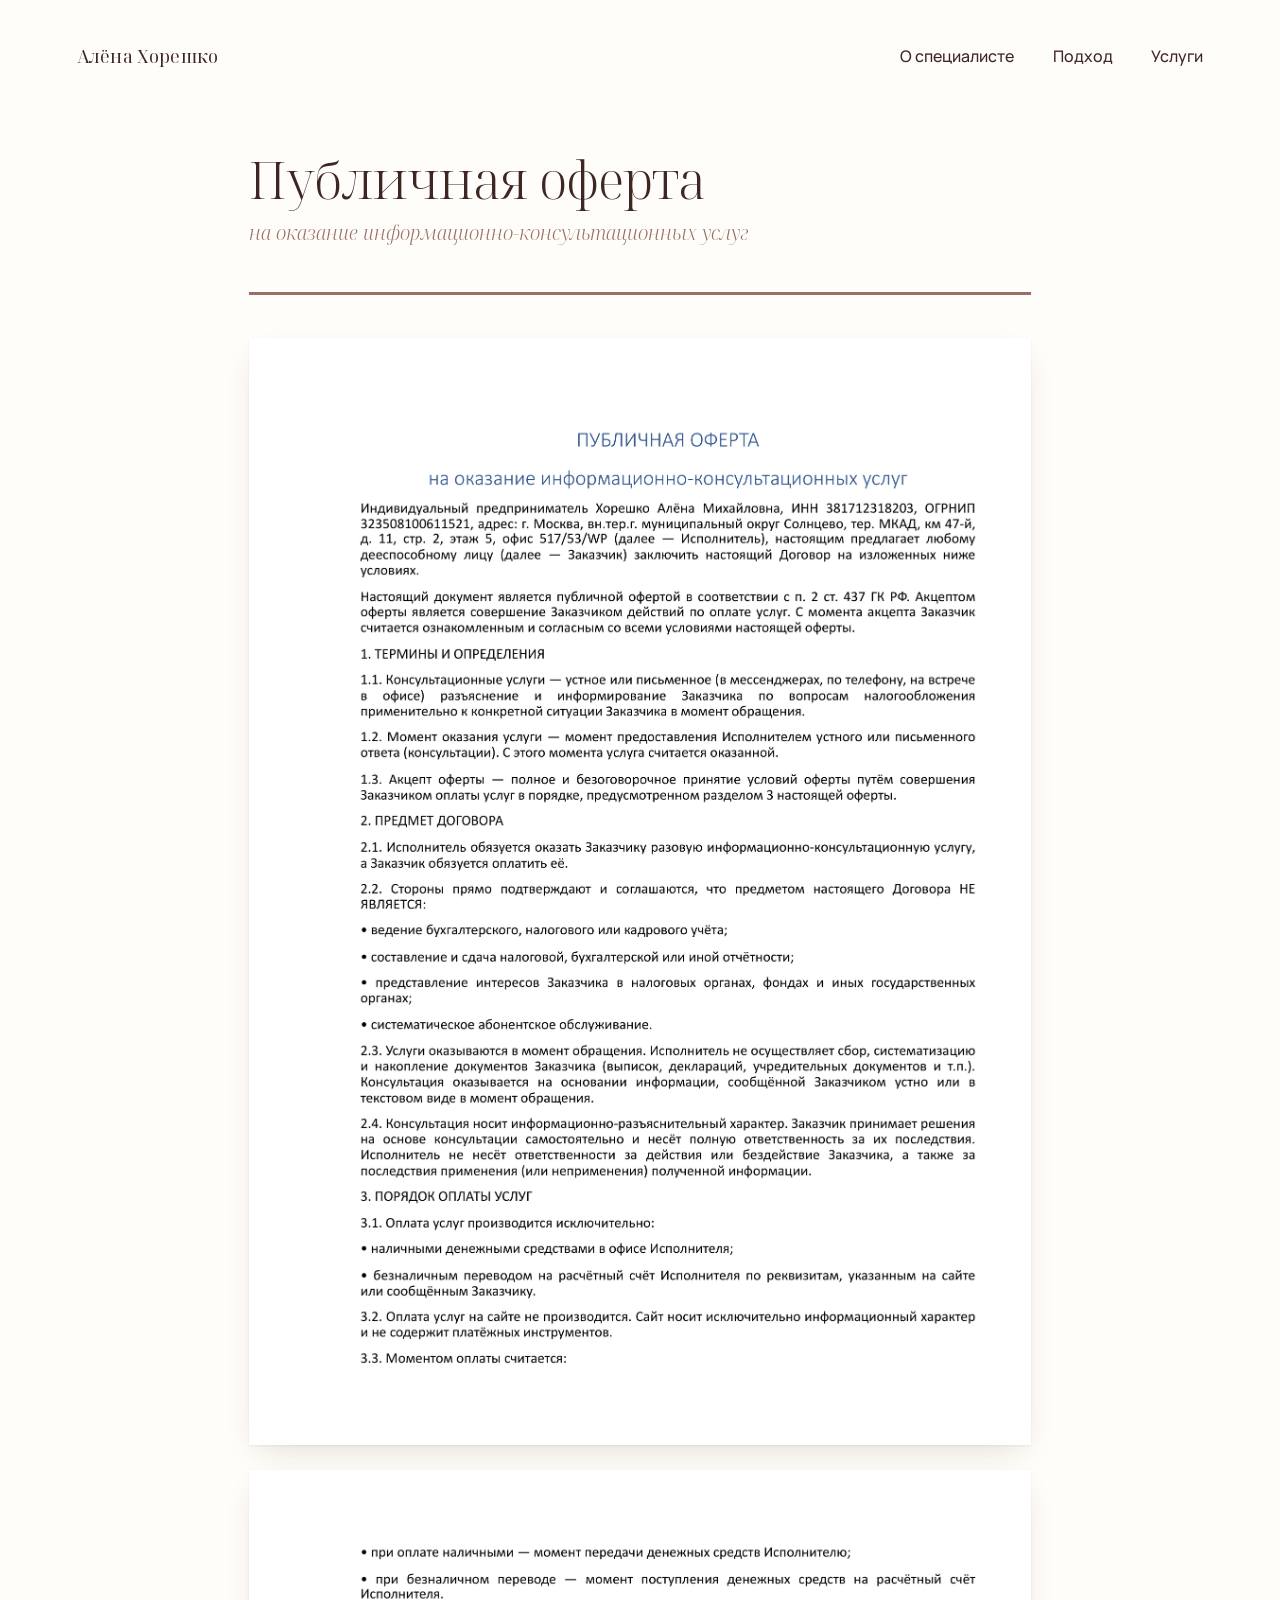
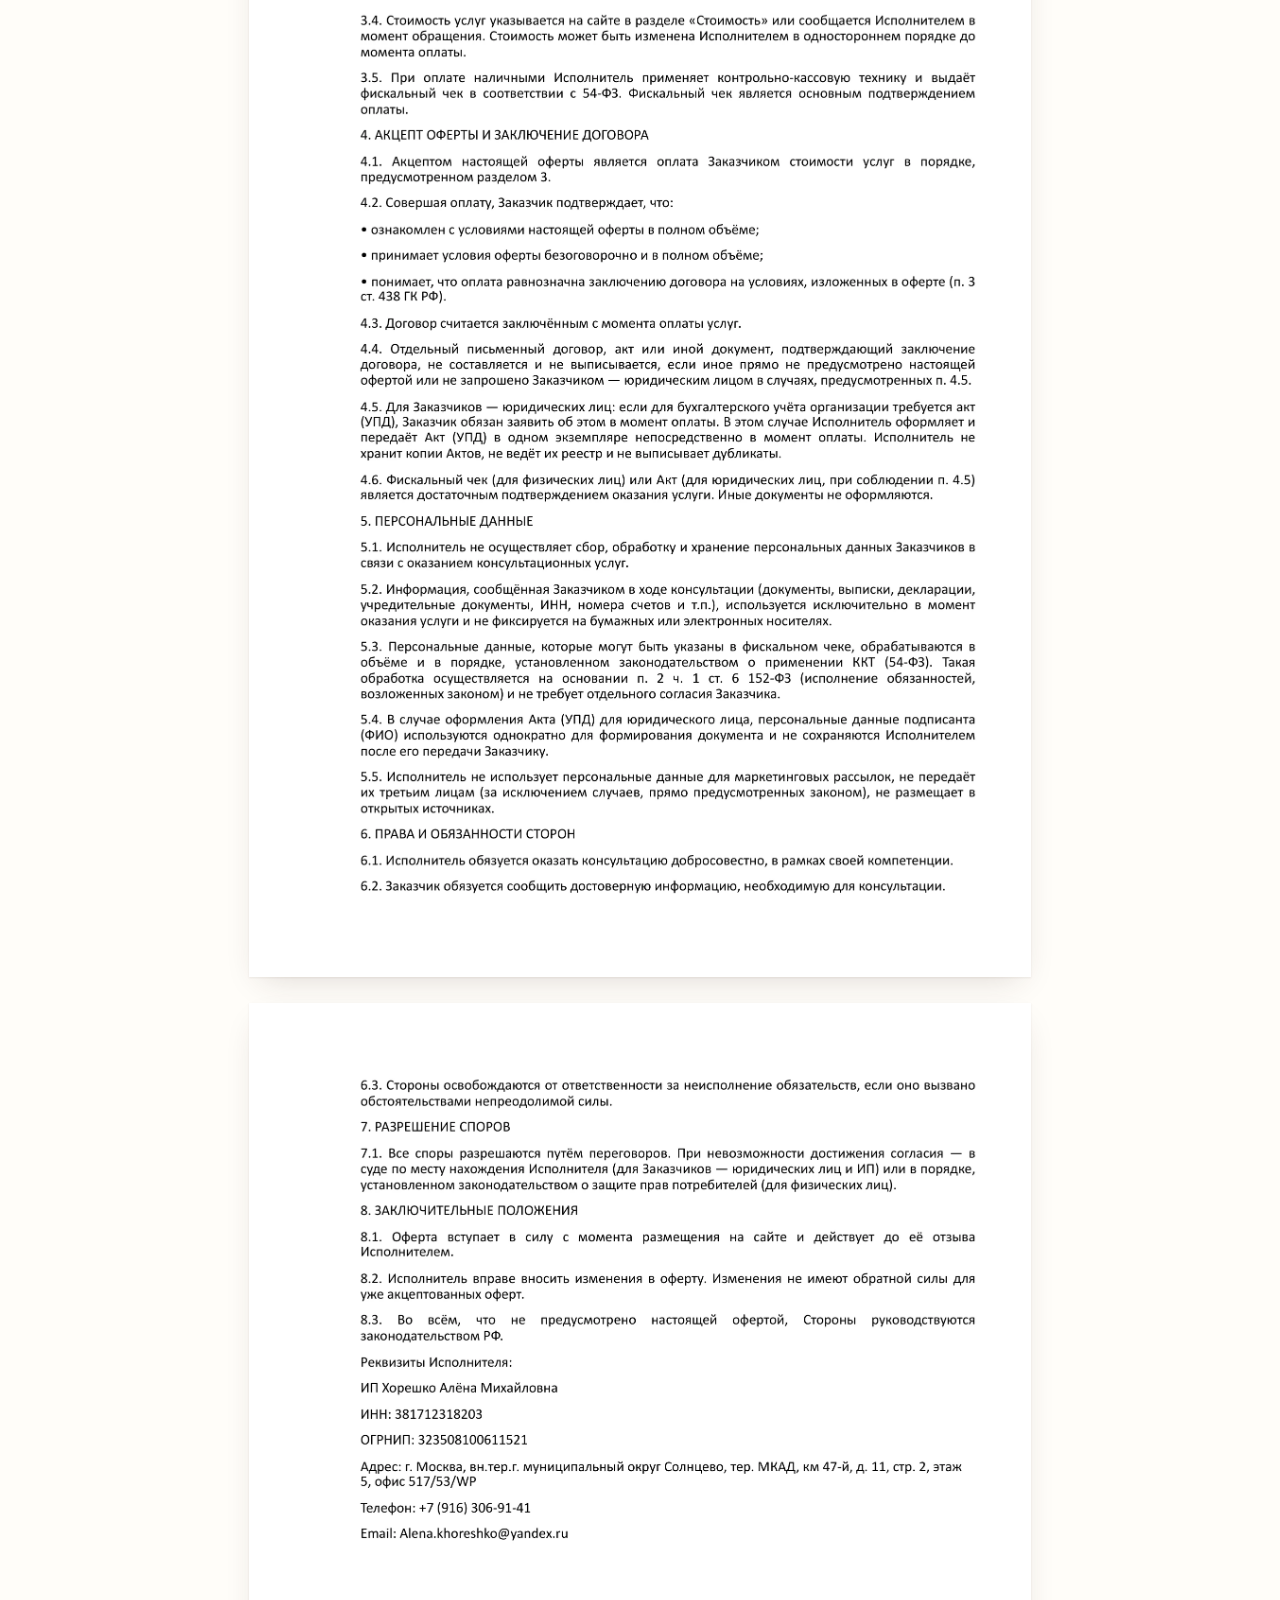
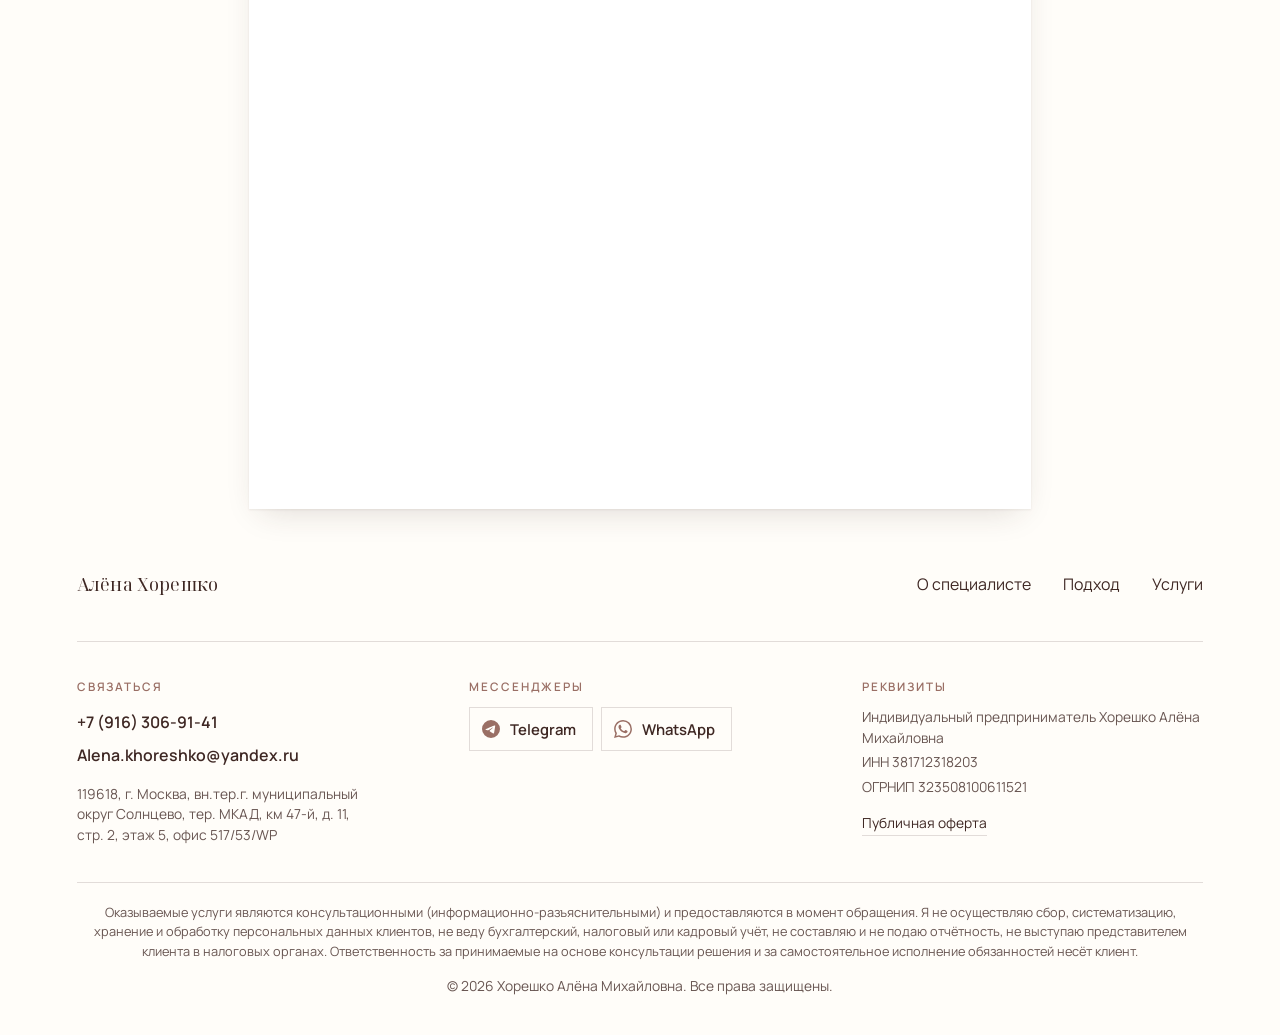
<file: oferta.html>
<!DOCTYPE html>
<html lang="ru">
<head>
  <meta charset="utf-8">
  <meta name="viewport" content="width=device-width, initial-scale=1">
  <title>Публичная оферта | Алёна Хорешко</title>
  <meta name="robots" content="noindex, nofollow">
  <meta name="description" content="Публичная оферта на оказание информационно-консультационных услуг. ИП Хорешко Алёна Михайловна.">
  <meta name="theme-color" content="#3E2723">
  <meta name="format-detection" content="telephone=no">
  <!-- <link rel="canonical" href="https://ДОМЕН/oferta.html"> -->

  <meta property="og:type" content="website">
  <meta property="og:locale" content="ru_RU">
  <meta property="og:site_name" content="Алёна Хорешко">
  <meta property="og:title" content="Публичная оферта | Алёна Хорешко">
  <meta property="og:description" content="Публичная оферта на оказание информационно-консультационных услуг. ИП Хорешко Алёна Михайловна.">
  <meta property="og:image" content="assets/img/og-image.jpg">
  <meta name="twitter:card" content="summary_large_image">

  <link rel="icon" href="favicon.ico" sizes="48x48">
  <link rel="icon" href="favicon.svg" type="image/svg+xml">
  <link rel="apple-touch-icon" href="apple-touch-icon.png">
  <link rel="preconnect" href="https://fonts.googleapis.com">
  <link rel="preconnect" href="https://fonts.gstatic.com" crossorigin>
  <link rel="stylesheet" href="https://fonts.googleapis.com/css2?family=Manrope:wght@400;500;600;700&amp;family=Noto+Serif+Display:ital,wght@0,300;0,400;1,300;1,400&amp;display=swap">
  <link rel="stylesheet" href="assets/css/style.css?v=20261001001713">

</head>
<body class="page-service page-doc">
  <a class="skip-link" href="#main">Перейти к содержанию</a>

  <div class="frame">
    <header class="site-header" id="top">
      <a class="logo" href="index.html" aria-label="Алёна Хорешко — на главную">Алёна Хорешко</a>

      <button class="menu-toggle" type="button" aria-expanded="false" aria-controls="site-nav">
        <span class="menu-toggle__label visually-hidden">Открыть меню</span>
        <span class="menu-toggle__bars" aria-hidden="true"></span>
      </button>

      <nav class="site-nav" id="site-nav" aria-label="Основная навигация">
        <ul class="site-nav__list">
          <li><a class="site-nav__link" href="index.html#about">О специалисте</a></li>
          <li><a class="site-nav__link" href="index.html#approach">Подход</a></li>
          <li><a class="site-nav__link" href="index.html#services">Услуги</a></li>
        </ul>
      </nav>
    </header>

    <main id="main">
      <article class="doc" aria-labelledby="doc-title">
        <header class="doc__header">
          <h1 class="doc__title" id="doc-title">Публичная оферта</h1>
          <p class="doc__subtitle">на&nbsp;оказание информационно-консультационных услуг</p>
        </header>
        <ol class="doc-pages">
          <li class="doc-pages__page"><img src="assets/img/oferta/oferta-1.webp" width="1653" height="2339" loading="eager" decoding="async" alt="Публичная оферта, страница 1 из 3"></li>
          <li class="doc-pages__page"><img src="assets/img/oferta/oferta-2.webp" width="1653" height="2339" loading="lazy" decoding="async" alt="Публичная оферта, страница 2 из 3"></li>
          <li class="doc-pages__page"><img src="assets/img/oferta/oferta-3.webp" width="1653" height="2339" loading="lazy" decoding="async" alt="Публичная оферта, страница 3 из 3"></li>
        </ol>
      </article>
    </main>

    <footer class="site-footer">
      <div class="site-footer__top">
        <a class="logo logo--footer" href="index.html">Алёна Хорешко</a>
        <nav class="site-footer__nav" aria-label="Навигация в подвале">
          <ul>
            <li><a href="index.html#about">О специалисте</a></li>
            <li><a href="index.html#approach">Подход</a></li>
            <li><a href="index.html#services">Услуги</a></li>
          </ul>
        </nav>
      </div>
      <div class="site-footer__bottom">
        <div class="site-footer__col">
          <p class="site-footer__label">Связаться</p>
          <ul class="site-footer__contacts">
            <li><a href="tel:+79163069141">+7&nbsp;(916)&nbsp;306&#8209;91&#8209;41</a></li>
            <li><a href="mailto:Alena.khoreshko@yandex.ru">Alena.khoreshko@yandex.ru</a></li>
          </ul>
          <p class="site-footer__address">119618, г.&nbsp;Москва, вн.тер.г. муниципальный округ Солнцево, тер. МКАД, км&nbsp;47&#8209;й, д.&nbsp;11, стр.&nbsp;2, этаж&nbsp;5, офис 517/53/WP</p>
        </div>
        <div class="site-footer__col">
          <p class="site-footer__label">Мессенджеры</p>
          <!-- ЗАМЕНИТЬ: точные ссылки на Telegram и WhatsApp пришлёт заказчик -->
          <ul class="site-footer__messengers">
            <li><a href="https://t.me/+79163069141" target="_blank" rel="noopener"><svg class="msg-icon" width="18" height="18" viewBox="0 0 24 24" aria-hidden="true" focusable="false"><path fill="currentColor" d="M11.944 0A12 12 0 0 0 0 12a12 12 0 0 0 12 12 12 12 0 0 0 12-12A12 12 0 0 0 12 0a12 12 0 0 0-.056 0zm4.962 7.224c.1-.002.321.023.465.14a.506.506 0 0 1 .171.325c.016.093.036.306.02.472-.18 1.898-.962 6.502-1.36 8.627-.168.9-.499 1.201-.82 1.23-.696.065-1.225-.46-1.9-.902-1.056-.693-1.653-1.124-2.678-1.8-1.185-.78-.417-1.21.258-1.91.177-.184 3.247-2.977 3.307-3.23.007-.032.014-.15-.056-.212s-.174-.041-.249-.024c-.106.024-1.793 1.14-5.061 3.345-.48.33-.913.49-1.302.48-.428-.008-1.252-.241-1.865-.44-.752-.245-1.349-.374-1.297-.789.027-.216.325-.437.893-.663 3.498-1.524 5.83-2.529 6.998-3.014 3.332-1.386 4.025-1.627 4.476-1.635z"/></svg><span>Telegram</span></a></li>
            <li><a href="https://wa.me/79163069141" target="_blank" rel="noopener"><svg class="msg-icon" width="18" height="18" viewBox="0 0 24 24" aria-hidden="true" focusable="false"><path fill="currentColor" d="M17.472 14.382c-.297-.149-1.758-.867-2.03-.967-.273-.099-.471-.148-.67.15-.197.297-.767.966-.94 1.164-.173.199-.347.223-.644.075-.297-.15-1.255-.463-2.39-1.475-.883-.788-1.48-1.761-1.653-2.059-.173-.297-.018-.458.13-.606.134-.133.298-.347.446-.52.149-.174.198-.298.298-.497.099-.198.05-.371-.025-.52-.075-.149-.669-1.612-.916-2.207-.242-.579-.487-.5-.669-.51-.173-.008-.371-.01-.57-.01-.198 0-.52.074-.792.372-.272.297-1.04 1.016-1.04 2.479 0 1.462 1.065 2.875 1.213 3.074.149.198 2.096 3.2 5.077 4.487.709.306 1.262.489 1.694.625.712.227 1.36.195 1.871.118.571-.085 1.758-.719 2.006-1.413.248-.694.248-1.289.173-1.413-.074-.124-.272-.198-.57-.347m-5.421 7.403h-.004a9.87 9.87 0 0 1-5.031-1.378l-.361-.214-3.741.982.998-3.648-.235-.374a9.86 9.86 0 0 1-1.51-5.26c.001-5.45 4.436-9.884 9.888-9.884 2.64 0 5.122 1.03 6.988 2.898a9.825 9.825 0 0 1 2.893 6.994c-.003 5.45-4.437 9.884-9.885 9.884m8.413-18.297A11.815 11.815 0 0 0 12.05 0C5.495 0 .16 5.335.157 11.892c0 2.096.547 4.142 1.588 5.945L.057 24l6.305-1.654a11.882 11.882 0 0 0 5.683 1.448h.005c6.554 0 11.89-5.335 11.893-11.893a11.821 11.821 0 0 0-3.48-8.413z"/></svg><span>WhatsApp</span></a></li>
          </ul>
        </div>
        <div class="site-footer__col">
          <p class="site-footer__label">Реквизиты</p>
          <p class="site-footer__legal">
            <span>Индивидуальный предприниматель Хорешко Алёна Михайловна</span>
            <span>ИНН 381712318203</span>
            <span>ОГРНИП 323508100611521</span>
          </p>
          <a class="site-footer__doc" href="oferta.html">Публичная оферта</a>
        </div>
      </div>
      <div class="site-footer__base">
        <p class="site-footer__disclaimer">Оказываемые услуги являются консультационными (информационно-разъяснительными) и&nbsp;предоставляются в&nbsp;момент обращения. Я&nbsp;не&nbsp;осуществляю сбор, систематизацию, хранение и&nbsp;обработку персональных данных клиентов, не&nbsp;веду бухгалтерский, налоговый или кадровый учёт, не&nbsp;составляю и&nbsp;не&nbsp;подаю отчётность, не&nbsp;выступаю представителем клиента в&nbsp;налоговых органах. Ответственность за&nbsp;принимаемые на&nbsp;основе консультации решения и&nbsp;за&nbsp;самостоятельное исполнение обязанностей несёт клиент.</p>
        <p class="site-footer__copy">© <span data-year>2026</span> Хорешко Алёна Михайловна. Все права защищены.</p>
      </div>
    </footer>
  </div>

  <!-- окно «Свяжитесь любым способом»: открывают все кнопки с data-contact -->
  <dialog class="contact-modal" id="contact-modal" aria-labelledby="contact-modal-title">
    <div class="contact-modal__box">
      <button class="contact-modal__close" type="button" data-contact-close>
        <span class="visually-hidden">Закрыть</span>
        <svg width="18" height="18" viewBox="0 0 18 18" aria-hidden="true" focusable="false"><path d="M1 1l16 16M17 1L1 17" fill="none" stroke="currentColor" stroke-width="1.2"/></svg>
      </button>
      <p class="contact-modal__kicker">Контакты</p>
      <h2 class="contact-modal__title" id="contact-modal-title">Свяжитесь любым <em>удобным способом</em></h2>
      <ul class="contact-modal__list">
        <li><span class="contact-modal__label">Телефон</span><a href="tel:+79163069141">+7&nbsp;(916)&nbsp;306&#8209;91&#8209;41</a></li>
        <li><span class="contact-modal__label">Почта</span><a href="mailto:Alena.khoreshko@yandex.ru">Alena.khoreshko@yandex.ru</a></li>
        <li><span class="contact-modal__label">Адрес офиса</span><span>119618, г.&nbsp;Москва, вн.тер.г. муниципальный округ Солнцево, тер. МКАД, км&nbsp;47&#8209;й, д.&nbsp;11, стр.&nbsp;2, этаж&nbsp;5, офис 517/53/WP</span></li>
      </ul>
      <!-- ЗАМЕНИТЬ: точные ссылки на Telegram и WhatsApp пришлёт заказчик -->
      <ul class="contact-modal__messengers">
        <li><a href="https://t.me/+79163069141" target="_blank" rel="noopener"><svg class="msg-icon" width="18" height="18" viewBox="0 0 24 24" aria-hidden="true" focusable="false"><path fill="currentColor" d="M11.944 0A12 12 0 0 0 0 12a12 12 0 0 0 12 12 12 12 0 0 0 12-12A12 12 0 0 0 12 0a12 12 0 0 0-.056 0zm4.962 7.224c.1-.002.321.023.465.14a.506.506 0 0 1 .171.325c.016.093.036.306.02.472-.18 1.898-.962 6.502-1.36 8.627-.168.9-.499 1.201-.82 1.23-.696.065-1.225-.46-1.9-.902-1.056-.693-1.653-1.124-2.678-1.8-1.185-.78-.417-1.21.258-1.91.177-.184 3.247-2.977 3.307-3.23.007-.032.014-.15-.056-.212s-.174-.041-.249-.024c-.106.024-1.793 1.14-5.061 3.345-.48.33-.913.49-1.302.48-.428-.008-1.252-.241-1.865-.44-.752-.245-1.349-.374-1.297-.789.027-.216.325-.437.893-.663 3.498-1.524 5.83-2.529 6.998-3.014 3.332-1.386 4.025-1.627 4.476-1.635z"/></svg><span>Telegram</span></a></li>
        <li><a href="https://wa.me/79163069141" target="_blank" rel="noopener"><svg class="msg-icon" width="18" height="18" viewBox="0 0 24 24" aria-hidden="true" focusable="false"><path fill="currentColor" d="M17.472 14.382c-.297-.149-1.758-.867-2.03-.967-.273-.099-.471-.148-.67.15-.197.297-.767.966-.94 1.164-.173.199-.347.223-.644.075-.297-.15-1.255-.463-2.39-1.475-.883-.788-1.48-1.761-1.653-2.059-.173-.297-.018-.458.13-.606.134-.133.298-.347.446-.52.149-.174.198-.298.298-.497.099-.198.05-.371-.025-.52-.075-.149-.669-1.612-.916-2.207-.242-.579-.487-.5-.669-.51-.173-.008-.371-.01-.57-.01-.198 0-.52.074-.792.372-.272.297-1.04 1.016-1.04 2.479 0 1.462 1.065 2.875 1.213 3.074.149.198 2.096 3.2 5.077 4.487.709.306 1.262.489 1.694.625.712.227 1.36.195 1.871.118.571-.085 1.758-.719 2.006-1.413.248-.694.248-1.289.173-1.413-.074-.124-.272-.198-.57-.347m-5.421 7.403h-.004a9.87 9.87 0 0 1-5.031-1.378l-.361-.214-3.741.982.998-3.648-.235-.374a9.86 9.86 0 0 1-1.51-5.26c.001-5.45 4.436-9.884 9.888-9.884 2.64 0 5.122 1.03 6.988 2.898a9.825 9.825 0 0 1 2.893 6.994c-.003 5.45-4.437 9.884-9.885 9.884m8.413-18.297A11.815 11.815 0 0 0 12.05 0C5.495 0 .16 5.335.157 11.892c0 2.096.547 4.142 1.588 5.945L.057 24l6.305-1.654a11.882 11.882 0 0 0 5.683 1.448h.005c6.554 0 11.89-5.335 11.893-11.893a11.821 11.821 0 0 0-3.48-8.413z"/></svg><span>WhatsApp</span></a></li>
      </ul>
    </div>
  </dialog>

  <script src="assets/js/main.js?v=20261001001713" defer></script>
</body>
</html>
</file>
<file: assets/css/style.css>
/* =========================================================
   Алёна Хорешко — главная страница
   Палитра: #FFFDF9 (фон) · #3E2723 (основной) · #9A6F65 (акцент)
   ========================================================= */

:root {
  --bg: #FFFDF9;
  --main: #3E2723;
  --accent: #9A6F65;

  /* производные от палитры (те же цвета с прозрачностью) */
  --main-70: rgba(62, 39, 35, .78);
  --main-60: rgba(62, 39, 35, .66);   /* самый бледный текст, который ещё проходит контраст 4.5:1 */
  --main-15: rgba(62, 39, 35, .15);
  --main-08: rgba(62, 39, 35, .08);
  --bg-75: rgba(255, 253, 249, .78);
  --bg-20: rgba(255, 253, 249, .2);
  --accent-10: rgba(154, 111, 101, .1);

  /* на сайте только две толщины линий */
  --line: 1px;
  --line-bold: 3px;

  --font-serif: "Noto Serif Display", "Times New Roman", Georgia, serif;
  --font-sans: "Manrope", "Segoe UI", "Helvetica Neue", Arial, sans-serif;

  --pad: clamp(20px, 6vw, 104px);                /* внутренние поля блоков */
  /* поле контента: не меньше --pad, на широких экранах держит колонку 1440px */
  --px: max(var(--pad), calc((100% - 1440px) / 2));
  --section-gap: clamp(88px, 11vw, 176px);
  --hero-gap: clamp(12px, 1.6vw, 24px);          /* поля вокруг фото первого экрана */
  --ease: cubic-bezier(.22, .61, .36, 1);
}

/* ---------- reset ---------- */
*, *::before, *::after { box-sizing: border-box; }
html {
  font-size: 106.25%;                /* 17px — базовый размер текста на компьютере; заголовки блоков не растут (--hk) */
  --hk: .88235;
  -webkit-text-size-adjust: 100%;
  text-size-adjust: 100%;
  scroll-behavior: smooth;
}
body {
  margin: 0;
  background: var(--bg);
  color: var(--main);
  font-family: var(--font-sans);
  font-size: .9375rem;
  line-height: 1.65;
  -webkit-font-smoothing: antialiased;
  -moz-osx-font-smoothing: grayscale;
  text-rendering: optimizeLegibility;
}
h1, h2, h3, h4, p, figure, blockquote, ul, ol { margin: 0; }
ul, ol { padding: 0; list-style: none; }
img, picture, svg { display: block; max-width: 100%; }
img { height: auto; }
a { color: inherit; }
em { font-style: italic; }
button { font: inherit; color: inherit; }
:focus-visible { outline: 2px solid var(--accent); outline-offset: 3px; }
::selection { background: var(--accent); color: var(--bg); }

.skip-link {
  position: absolute;
  left: 16px;
  top: -100px;
  z-index: 100;
  padding: 12px 20px;
  background: var(--main);
  color: var(--bg);
  text-decoration: none;
}
.skip-link:focus { top: 16px; }

section[id] { scroll-margin-top: 24px; }

/* ---------- обёртка страницы ---------- */
.frame { position: relative; overflow-x: clip; }

/* ---------- кнопки ---------- */
.btn {
  position: relative;
  display: inline-flex;
  align-items: center;
  justify-content: space-between;
  /* размеры плавно уменьшаются вместе с шириной экрана: 1440px — 60px высоты, ~770px — 44px */
  gap: clamp(12px, 1.5vw, 22px);
  min-height: clamp(44px, 4.2vw, 60px);
  padding: clamp(10px, 1.1vw, 16px) clamp(16px, 1.8vw, 26px);
  border: var(--line) solid currentColor;
  font-family: var(--font-sans);
  font-size: clamp(.875rem, 1.25vw, 1.125rem);
  font-weight: 700;
  line-height: 1.2;
  letter-spacing: .005em;
  text-decoration: none;
  transition: background-color .25s ease, color .25s ease, border-color .25s ease;
}
.btn__icon { flex: none; width: clamp(16px, 1.5vw, 22px); height: auto; }

.btn--primary {
  background: var(--accent);
  border-color: var(--accent);
  color: var(--bg);
}
/* при наведении — светлая заливка, как у кнопки в тёмном блоке; рамка сохраняет форму на светлом фоне */
.btn--primary:hover { background: var(--bg); border-color: var(--accent); color: var(--main); }

.btn--on-dark:hover { background: var(--bg); border-color: var(--bg); color: var(--main); }

.btn--ghost {
  border-color: var(--main);
  color: var(--main);
  background: transparent;
  font-weight: 500;
  font-size: clamp(.8125rem, 1.1vw, 1rem);
}
.btn--ghost:hover { background: var(--main); color: var(--bg); }

.btn--small {
  min-height: 48px;
  padding: 12px 20px;
  font-size: .9375rem;
  font-weight: 600;
}

.visually-hidden {
  position: absolute !important;
  width: 1px;
  height: 1px;
  margin: -1px;
  padding: 0;
  overflow: hidden;
  clip: rect(0 0 0 0);
  white-space: nowrap;
  border: 0;
}

.link-arrow {
  display: inline-flex;
  align-items: center;
  gap: 16px;
  padding: 6px 0;
  font-weight: 600;
  text-decoration: none;
  border-bottom: var(--line) solid currentColor;
}
.link-arrow__icon { flex: none; transition: transform .35s var(--ease); }
.link-arrow:hover .link-arrow__icon { transform: translateX(6px); }

/* ---------- шапка ---------- */
.site-header {
  position: absolute;
  z-index: 20;
  top: 0;
  left: var(--hero-gap);
  right: var(--hero-gap);
  display: flex;
  align-items: center;
  justify-content: space-between;
  gap: 24px;
  /* от верхнего края фото до логотипа и меню — такое же поле, как от края окна до фото */
  padding: var(--hero-gap) var(--px) 0;
}
.logo {
  font-family: var(--font-serif);
  font-size: clamp(calc(1.0625rem * var(--hk)), 1.38vw, calc(1.3125rem * var(--hk)));
  font-weight: 400;
  letter-spacing: .01em;
  text-decoration: none;
  white-space: nowrap;
}
.site-nav__list { display: flex; gap: clamp(20px, 3vw, 48px); }
.site-nav__link {
  position: relative;
  display: inline-block;
  padding: 2px 0;
  font-size: .9375rem;
  font-weight: 500;
  text-decoration: none;
}
.site-nav__link::after {
  content: "";
  position: absolute;
  left: 0;
  right: 0;
  bottom: 2px;
  height: var(--line);
  background: currentColor;
  transform: scaleX(0);
  transform-origin: right;
  transition: transform .4s var(--ease);
}
.site-nav__link:hover::after,
.site-nav__link:focus-visible::after { transform: scaleX(1); transform-origin: left; }

.menu-toggle {
  display: none;
  align-items: center;
  justify-content: flex-end;
  width: 44px;
  height: 44px;
  margin: -10px -9px -10px 0;       /* зона нажатия 44px, но шапку не раздвигает */
  padding: 0;
  background: none;
  border: 0;
  cursor: pointer;
}
.menu-toggle__bars,
.menu-toggle__bars::before,
.menu-toggle__bars::after {
  display: block;
  width: 26px;
  height: var(--line);
  background: currentColor;
  transition: transform .35s var(--ease), opacity .2s ease;
}
.menu-toggle__bars { position: relative; }
.menu-toggle__bars::before,
.menu-toggle__bars::after { content: ""; position: absolute; left: 0; }
.menu-toggle__bars::before { top: -8px; }
.menu-toggle__bars::after { top: 8px; }
.menu-toggle[aria-expanded="true"] .menu-toggle__bars { transform: rotate(45deg); }
.menu-toggle[aria-expanded="true"] .menu-toggle__bars::before { transform: translateY(8px) rotate(-90deg); }
.menu-toggle[aria-expanded="true"] .menu-toggle__bars::after { opacity: 0; }

/* ---------- 01 первый экран ---------- */
.hero {
  position: relative;
  display: flex;
  align-items: center;
  min-height: clamp(640px, calc(100vh - var(--hero-gap)), 1080px);
  min-height: clamp(640px, calc(100svh - var(--hero-gap)), 1080px);
  margin: var(--hero-gap) var(--hero-gap) 0;
  overflow: hidden;
  background: #c3c3c3;          /* цвет стены на фото, пока грузится картинка */
}
.hero__media { position: absolute; inset: 0; }
.hero__img {
  width: 100%;
  height: 100%;
  object-fit: cover;
  object-position: 78% 30%;
}
.hero::after {                  /* мягкая вуаль под текстом */
  content: "";
  position: absolute;
  inset: 0;
  background: linear-gradient(90deg, rgba(255, 253, 249, .42) 0%, rgba(255, 253, 249, .18) 42%, rgba(255, 253, 249, 0) 62%);
  pointer-events: none;
}
.hero__content {
  position: relative;
  z-index: 1;
  width: min(100%, 60%);
  padding: clamp(120px, 12vw, 160px) 0 clamp(56px, 6vw, 96px) var(--px);
}
.hero__title {
  font-family: var(--font-serif);
  font-weight: 300;
  font-size: clamp(calc(1.9375rem * var(--hk)), 3.45vw, calc(3.875rem * var(--hk)));
  line-height: 1.02;
  letter-spacing: -.02em;
  text-wrap: balance;
}
.hero__accent {
  display: block;
  color: var(--accent);
  font-weight: 300;
  white-space: nowrap;
}
.hero__accent::after {
  content: "";
  display: inline-block;
  width: clamp(48px, 9vw, 150px);
  height: 1px;
  margin-left: .28em;
  vertical-align: .3em;
  background: var(--accent);
  transform-origin: left;
  animation: draw-line 1.4s .5s var(--ease) both;
}
.hero__lead {
  max-width: min(34em, 38vw);      /* абзац не заходит на фото при сужении */
  margin-top: clamp(24px, 2.6vw, 40px);
  font-size: clamp(1rem, 1.17vw, 1.1875rem);
  line-height: 1.6;
}
.hero__actions {
  display: flex;
  flex-wrap: wrap;
  gap: 16px;
  margin-top: clamp(36px, 4.4vw, 64px);
}

@keyframes draw-line { from { transform: scaleX(0); } to { transform: scaleX(1); } }

/* ---------- общие секции ---------- */
.section { padding: var(--section-gap) var(--px) 0; }

.section-head {
  display: flex;
  align-items: center;
  gap: clamp(20px, 2.4vw, 40px);
  margin-bottom: clamp(48px, 6vw, 96px);
}
.section-head__title {
  font-family: var(--font-serif);
  font-weight: 300;
  font-size: clamp(calc(1.7499rem * var(--hk)), 3.53vw, calc(3.3126rem * var(--hk)));
  line-height: 1;
  letter-spacing: -.02em;
}
.section-head__rule {
  flex: 1;
  min-width: 32px;
  height: var(--line);
  margin-top: .12em;            /* оптическая середина строчных букв засечкового шрифта */
  background: var(--accent);
}
.section-head--light { color: var(--bg); }

/* рамка-смещение у фото */
.framed { position: relative; }
.framed::before {
  content: "";
  position: absolute;
  inset: 0;
  border: var(--line) solid var(--accent);
  transform: translate(clamp(12px, 1.6vw, 24px), clamp(12px, 1.6vw, 24px));
  pointer-events: none;
}
.framed picture { position: relative; }

/* ---------- 02 о специалисте ---------- */
.about__grid {
  display: grid;
  grid-template-columns: minmax(0, 5fr) minmax(0, 7fr);
  gap: clamp(40px, 7vw, 128px);
  align-items: start;
}
.about__photo img {
  width: 100%;
  aspect-ratio: 4 / 5;
  object-fit: cover;
  object-position: 45% 30%;
}
.about__signature {
  position: absolute;
  top: 0;
  left: calc(-1 * clamp(28px, 2.6vw, 40px));
  writing-mode: vertical-rl;
  transform: rotate(180deg);
  font-family: var(--font-serif);
  font-style: italic;
  font-size: .9375rem;
  letter-spacing: .12em;
  color: var(--accent);
}
.about__statement {
  font-family: var(--font-serif);
  font-weight: 300;
  font-size: clamp(1.25rem, 2.04vw, 2.0625rem);
  line-height: 1.18;
  letter-spacing: -.01em;
  text-wrap: pretty;
}
.about__statement em { color: var(--accent); }
.about__text {
  display: grid;
  grid-template-columns: 1fr 1fr;
  gap: clamp(20px, 3vw, 48px);
  margin-top: clamp(36px, 4vw, 64px);
  color: var(--main-70);
  font-size: clamp(.9375rem, 1.03vw, 1rem);
}

.facts {
  display: grid;
  grid-template-columns: minmax(0, 1.3fr) repeat(2, minmax(0, 1fr));
  gap: 32px clamp(16px, 2vw, 32px);
  margin-top: clamp(48px, 6vw, 96px);
  padding-top: 28px;
  border-top: var(--line) solid var(--main);
}
.fact {
  display: flex;
  flex-direction: column;
  gap: 12px;
}
/* образование — слева, цифры рядом сеткой 2 × 2 */
.fact--wide { grid-row: span 2; }
.fact__value {
  font-family: var(--font-serif);
  font-weight: 300;
  font-size: clamp(1.9375rem, 3.1vw, 3rem);
  line-height: 1;
}
.fact__value--word {
  font-style: italic;
  color: var(--accent);
  font-size: clamp(1.0625rem, 1.46vw, 1.5rem);
  line-height: 1.1;
}
.fact__label { font-size: .9375rem; line-height: 1.45; color: var(--main-70); }

/* ---------- 03 подход ---------- */
.approach {
  padding-left: 0;
  padding-right: 0;
}
.approach__inner {
  display: grid;
  grid-template-columns: minmax(0, 5fr) minmax(0, 7fr);
  gap: clamp(40px, 7vw, 128px);
  padding: clamp(72px, 9vw, 144px) var(--px);
  background: var(--main);
  color: var(--bg);
}
.approach__aside { position: relative; }
.approach__aside > .quote {
  position: sticky;
  top: 40px;
}
.approach .section-head { margin-bottom: clamp(40px, 5vw, 72px); }

.quote__photo { position: relative; }
.quote__photo img {
  width: 100%;
  aspect-ratio: 4 / 5;
  object-fit: cover;
  object-position: 50% 25%;
}
.quote__text {
  margin-top: clamp(32px, 3.4vw, 48px);
  color: var(--bg-75);
  font-size: clamp(.9375rem, 1.08vw, 1.0625rem);
  line-height: 1.6;
}
.quote__text strong { font-weight: 600; color: var(--bg); }
.quote__mark {
  display: block;
  width: clamp(26px, 2.4vw, 34px);
  height: auto;
  margin-bottom: 16px;
  color: var(--accent);
  transform: rotate(180deg);     /* кавычка «99», как на референсе */
}
.quote__author {
  margin: 20px 0 0;
  font-size: .8125rem;
  font-weight: 600;
  letter-spacing: .14em;
  text-transform: uppercase;
  color: var(--bg-75);
}

.principles { counter-reset: none; border-top: var(--line) solid var(--bg-20); }
.principle {
  display: grid;
  grid-template-columns: clamp(56px, 7vw, 112px) minmax(0, 1fr);
  gap: clamp(12px, 2vw, 32px);
  padding: clamp(28px, 3vw, 44px) 0;
  border-bottom: var(--line) solid var(--bg-20);
  transition: background-color .5s var(--ease);
}
.principle__num {
  font-family: var(--font-serif);
  font-style: italic;
  font-weight: 300;
  font-size: clamp(1.4375rem, 2.25vw, 2.3125rem);
  line-height: 1;
  color: var(--accent);
  transition: color .5s var(--ease);
}
.principle:hover .principle__num { color: var(--bg); }
.principle__title {
  font-family: var(--font-serif);
  font-weight: 300;
  font-size: clamp(1.1875rem, 1.72vw, 1.625rem);
  line-height: 1.2;
  letter-spacing: -.01em;
  text-wrap: balance;
}
.principle__body p {
  max-width: 38em;
  margin-top: 14px;
  color: var(--bg-75);
  font-size: clamp(.9375rem, 1.03vw, 1rem);
}
.approach__outro {
  margin-top: clamp(48px, 6vw, 88px);
  font-family: var(--font-serif);
  font-weight: 300;
  font-size: clamp(1.125rem, 1.84vw, 1.75rem);
  line-height: 1.22;
  letter-spacing: -.01em;
  text-wrap: pretty;
}
.approach__outro em { color: var(--bg); border-bottom: var(--line) solid var(--accent); }

/* ---------- 04 услуги ---------- */
.service-main {
  display: grid;
  grid-template-columns: minmax(0, 5fr) minmax(0, 7fr);
  gap: clamp(32px, 6vw, 112px);
  padding: clamp(32px, 5vw, 80px);
  background: var(--accent-10);
  border-top: var(--line-bold) solid var(--accent);
}
.service-main__head {
  display: flex;
  flex-direction: column;
  align-items: flex-start;
  gap: clamp(20px, 2.4vw, 32px);
}
.service-main__title {
  font-family: var(--font-serif);
  font-weight: 300;
  font-size: clamp(1.5rem, 2.68vw, 2.6875rem);
  line-height: 1.08;
  letter-spacing: -.015em;
}
.service-main__head .link-arrow { margin-top: auto; }
.service-main__list {
  display: grid;
  grid-template-columns: 1fr 1fr;
  column-gap: clamp(20px, 3vw, 48px);
  align-content: start;
}
.service-main__list li {
  position: relative;
  padding: 18px 0 18px 26px;
  border-bottom: var(--line) solid var(--main-15);
  font-size: clamp(.9375rem, 1.08vw, 1rem);
  line-height: 1.4;
}
.service-main__list li::before {
  content: "";
  position: absolute;
  left: 0;
  top: calc(18px + .7em - 3px);
  width: 7px;
  height: 7px;
  background: var(--accent);
}

.service-extra { margin-top: clamp(56px, 7vw, 112px); }
.service-extra__title {
  margin-bottom: clamp(24px, 3vw, 40px);
  font-family: var(--font-serif);
  font-weight: 300;
  font-size: clamp(1.125rem, 1.69vw, 1.5625rem);
  line-height: 1.15;
}
.service-extra__grid {
  display: grid;
  grid-template-columns: 1fr 1fr;
  border-top: var(--line) solid var(--main);
}
.service-card {
  position: relative;
  display: grid;
  grid-template-columns: auto minmax(0, 1fr);
  grid-template-rows: auto auto 1fr;
  column-gap: clamp(20px, 2.4vw, 40px);
  padding: clamp(28px, 3.4vw, 52px) clamp(20px, 3vw, 48px) clamp(32px, 3.6vw, 56px) 0;
}
.service-card + .service-card {
  padding-left: clamp(20px, 3vw, 48px);
  border-left: var(--line) solid var(--main-15);
}
.service-card::after {
  content: "";
  position: absolute;
  left: 0;
  right: 0;
  bottom: 0;
  height: 1px;
  background: var(--accent);
  transform: scaleX(0);
  transform-origin: left;
  transition: transform .7s var(--ease);
}
.service-card:hover::after { transform: scaleX(1); }
.service-card__num {
  grid-row: 1 / 4;
  font-family: var(--font-serif);
  font-style: italic;
  font-weight: 300;
  font-size: clamp(1.0625rem, 1.38vw, 1.3125rem);
  color: var(--accent);
  line-height: 1.5;
}
.service-card__title {
  font-family: var(--font-serif);
  font-weight: 300;
  font-size: clamp(1.125rem, 1.69vw, 1.5625rem);
  line-height: 1.15;
}
.service-card__text {
  max-width: 30em;
  margin-top: 16px;
  color: var(--main-70);
}
.service-card__more {
  align-self: end;
  justify-self: start;
  margin-top: 24px;
}

.services__note {
  margin-top: clamp(32px, 3.6vw, 56px);
  font-family: var(--font-sans);
  line-height: 1.6;
  text-align: center;
  text-wrap: balance;
}
.services__note-lead,
.services__note-text {
  font-size: .875rem;
  color: var(--main-70);
}

/* ---------- 06 результаты ---------- */
.results__grid {
  display: grid;
  grid-template-columns: 1.25fr 1fr 1fr;
  gap: clamp(16px, 2vw, 28px);
}
.result-card {
  position: relative;
  display: flex;
  flex-direction: column;
  min-height: clamp(300px, 28vw, 420px);
  padding: clamp(28px, 2.8vw, 44px);
  border: var(--line) solid var(--main-15);
  transition: border-color .4s var(--ease), background-color .4s var(--ease);
}
.result-card::before {
  content: "«";
  font-family: var(--font-serif);
  font-size: 3.5625rem;
  line-height: .7;
  color: var(--accent);
  margin: 24px 0 8px -4px;
  order: 1;
}
.result-card:hover { border-color: var(--accent); background: var(--accent-10); }
.result-card--wide { background: var(--main); color: var(--bg); border-color: var(--main); }
.result-card--wide:hover { background: var(--main); border-color: var(--accent); }
.result-card__tag {
  order: 0;
  align-self: flex-start;
  padding: 6px 12px;
  border: var(--line) solid currentColor;
  font-size: .8125rem;
  font-weight: 600;
  letter-spacing: .08em;
  text-transform: uppercase;
}
.result-card__text {
  order: 2;
  font-family: var(--font-serif);
  font-weight: 300;
  font-size: clamp(1.0625rem, 1.46vw, 1.375rem);
  line-height: 1.3;
}
.result-card__author {
  order: 3;
  margin-top: auto;
  padding-top: 28px;
  font-weight: 600;
  font-size: .9375rem;
}

/* ---------- 07 CTA ---------- */
.cta {
  display: grid;
  grid-template-columns: minmax(0, 7fr) minmax(0, 5fr);
  margin-top: var(--section-gap);
  background: var(--main);
  color: var(--bg);
  overflow: hidden;
}
.cta__content {
  display: flex;
  flex-direction: column;
  align-items: flex-start;
  justify-content: center;
  padding: clamp(64px, 7vw, 120px) var(--pad);
  padding-left: max(var(--pad), calc((100vw - 1440px) / 2));
}
.cta__title {
  font-family: var(--font-serif);
  font-weight: 300;
  font-size: clamp(calc(1.4376rem * var(--hk)), 2.39vw, calc(2.3125rem * var(--hk)));
  line-height: 1.08;
  letter-spacing: -.02em;
  text-wrap: balance;
}
.cta__title em { color: var(--bg); border-bottom: var(--line) solid var(--accent); }
.cta__text {
  max-width: 30em;
  margin: clamp(16px, 1.8vw, 24px) 0 clamp(28px, 3vw, 40px);
  font-size: clamp(.9375rem, 1.08vw, 1.0625rem);
  color: var(--bg-75);
}
.cta__photo { position: relative; min-height: 440px; }
.cta__photo picture { position: absolute; inset: 0; }
.cta__photo img {
  width: 100%;
  height: 100%;
  object-fit: cover;
  object-position: 50% 6%;
}

/* ---------- подвал ---------- */
.site-footer { padding: clamp(40px, 4.4vw, 64px) var(--px) clamp(28px, 3vw, 40px); }
.site-footer__top {
  display: flex;
  flex-wrap: wrap;
  align-items: center;
  justify-content: space-between;
  gap: 16px 40px;
}
/* три колонки: контакты · реквизиты · копирайт */
.site-footer__bottom {
  display: grid;
  grid-template-columns: minmax(0, 1fr) minmax(0, 1fr) minmax(0, 1fr);
  gap: 20px clamp(24px, 4vw, 64px);
  align-items: start;
  margin-top: clamp(24px, 3vw, 36px);
  padding-top: clamp(24px, 3vw, 36px);
  border-top: var(--line) solid var(--main-15);
}
.site-footer__nav ul { display: flex; flex-wrap: wrap; gap: 4px 32px; }
.site-footer__contacts { display: flex; flex-direction: column; gap: 2px; }
.site-footer__nav a,
.site-footer__contacts a {
  display: inline-block;
  padding: 6px 0;
  font-size: .9375rem;
  text-decoration: none;
  border-bottom: var(--line) solid transparent;
  transition: border-color .3s var(--ease);
}
.site-footer__contacts a { padding: 2px 0; font-weight: 600; }
.site-footer__nav a:hover,
.site-footer__contacts a:hover { border-color: currentColor; }
.site-footer__legal {
  display: flex;
  flex-direction: column;
  gap: 4px;
  font-size: .8125rem;
  line-height: 1.5;
  color: var(--main-70);
}
.site-footer__copy {
  justify-self: end;
  max-width: 22em;
  font-size: .8125rem;
  line-height: 1.5;
  text-align: right;
  color: var(--main-70);
}
.site-footer__disclaimer {
  margin-top: clamp(24px, 3vw, 36px);
  padding-top: 20px;
  border-top: var(--line) solid var(--main-15);
  text-align: center;
  text-wrap: balance;
  font-size: .75rem;
  line-height: 1.55;
  color: var(--main-70);
}

/* ---------- появление при прокрутке ---------- */
.js [data-reveal] {
  opacity: 0;
  transform: translateY(28px);
  transition: opacity .9s var(--ease), transform .9s var(--ease);
}
.js [data-reveal].is-visible { opacity: 1; transform: none; }


/* =========================================================
   Страницы услуг
   ========================================================= */
/* на главной шапка стоит над первым экраном с полями: колонка считается от его ширины, логотип ровно над заголовком */
.page-service .site-header { top: 0; left: 0; right: 0; padding-top: calc(var(--hero-gap) * 2); }
.page-hero {
  display: grid;
  grid-template-columns: minmax(0, 7fr) minmax(0, 5fr);
  gap: clamp(40px, 6vw, 112px);
  align-items: center;
  padding: clamp(128px, 12vw, 176px) var(--px) 0;
}
.breadcrumbs ol {
  display: flex;
  flex-wrap: wrap;
  gap: 4px 0;
  margin-bottom: clamp(24px, 3vw, 40px);
  font-size: .875rem;
  color: var(--main-70);
}
.breadcrumbs li + li::before {
  content: "/";
  margin: 0 10px;
  color: var(--accent);
}
.breadcrumbs a { text-decoration: none; border-bottom: var(--line) solid transparent; transition: border-color .25s ease; }
.breadcrumbs a:hover { border-color: currentColor; }
.page-hero__title {
  font-family: var(--font-serif);
  font-weight: 300;
  font-size: clamp(calc(1.5625rem * var(--hk)), 3.25vw, calc(3.5624rem * var(--hk)));
  overflow-wrap: break-word;
  hyphens: auto;
  line-height: 1;
  letter-spacing: -.02em;
}
.page-hero__lead {
  max-width: 32em;
  margin-top: clamp(20px, 2.4vw, 32px);
  font-size: clamp(1rem, 1.22vw, 1.25rem);
  line-height: 1.6;
}
.page-hero__photo img {
  width: 100%;
  aspect-ratio: 4 / 5;
  object-fit: cover;
  object-position: 50% 30%;
}

.service-main--single { grid-template-columns: minmax(0, 4fr) minmax(0, 8fr); }
.service-main__intro {
  font-family: var(--font-serif);
  font-weight: 300;
  font-size: clamp(1.1875rem, 1.89vw, 1.75rem);
  line-height: 1.25;
}

.formats {
  display: grid;
  grid-template-columns: 1fr 1fr;
  border-top: var(--line) solid var(--main);
}
.format-card { padding: clamp(28px, 3.4vw, 52px) clamp(20px, 3vw, 48px) 0 0; }
.format-card + .format-card { padding-left: clamp(20px, 3vw, 48px); padding-right: 0; }
.format-card__title {
  font-family: var(--font-serif);
  font-weight: 300;
  font-size: clamp(1.125rem, 1.69vw, 1.5625rem);
  line-height: 1.15;
}
.format-card__text { max-width: 32em; margin-top: 16px; color: var(--main-70); }

.steps {
  display: grid;
  grid-template-columns: repeat(5, minmax(0, 1fr));
  gap: clamp(16px, 2vw, 32px);
}
.step { padding-top: 8px; }
.step__num {
  font-family: var(--font-serif);
  font-style: italic;
  font-weight: 300;
  font-size: clamp(1.25rem, 1.69vw, 1.75rem);
  line-height: 1;
  color: var(--accent);
}
.step__title {
  margin-top: 20px;
  font-family: var(--font-serif);
  font-weight: 300;
  font-size: clamp(1.0625rem, 1.29vw, 1.3125rem);
  line-height: 1.2;
}
.step__text { margin-top: 10px; font-size: .9375rem; color: var(--main-70); }

.page-highlight {
  display: grid;
  grid-template-columns: minmax(0, 5fr) minmax(0, 7fr);
  gap: 16px clamp(32px, 6vw, 112px);
  align-items: start;
  padding: clamp(32px, 5vw, 72px);
  background: var(--main);
  color: var(--bg);
}
.page-highlight__title {
  grid-row: 1 / 3;
  font-family: var(--font-serif);
  font-weight: 300;
  font-size: clamp(1.25rem, 2.12vw, 1.9375rem);
  line-height: 1.1;
}
.page-highlight__text { color: var(--bg-75); font-size: clamp(.9375rem, 1.13vw, 1.0625rem); }
.page-highlight .link-arrow { justify-self: start; }

.page-cta {
  margin-top: var(--section-gap);
  padding: clamp(56px, 6vw, 96px) var(--px);
  background: var(--main);
  color: var(--bg);
  text-align: center;
}
.page-cta__inner {
  display: flex;
  flex-direction: column;
  align-items: center;
  max-width: 760px;
  margin: 0 auto;
}


/* ---------- страница «Налоговое консультирование» ---------- */
/* первый экран услуг: маленькая плашка-метка, под ней кнопка */
.page-hero__meta {
  display: flex;
  flex-direction: column;
  align-items: flex-start;
  gap: clamp(32px, 3.4vw, 48px);        /* кнопка заметно ниже текста и плашки */
  margin-top: clamp(16px, 1.8vw, 24px);
}
.page-hero__tag {
  display: inline-block;
  padding: 4px 10px;
  border: var(--line) solid var(--accent);
  font-size: .75rem;
  font-weight: 600;
  letter-spacing: .04em;
  line-height: 1.4;
  color: var(--main);
}

.situations {
  display: grid;
  grid-template-columns: repeat(3, minmax(0, 1fr));
  gap: clamp(12px, 1.4vw, 20px);
}
.situation {
  display: flex;
  flex-direction: column;
  gap: 14px;
  padding: clamp(22px, 2.4vw, 32px);
  background: var(--accent-10);
}
.situation__num {
  font-size: .8125rem;
  font-weight: 600;
  letter-spacing: .08em;
  color: var(--accent);
  line-height: 1;
}
.situation__text {
  font-family: var(--font-sans);
  font-weight: 600;
  font-size: clamp(1rem, 1.22vw, 1.125rem);
  line-height: 1.4;
  color: var(--main);
}

/* заголовок раздела в две строки: линия идёт после последнего слова */
.section-head__title--split { flex: 1; }
.section-head__line-1 { display: block; }
.section-head__line {
  display: flex;
  align-items: center;
  gap: clamp(20px, 2.4vw, 40px);
}
.section-head__line .section-head__rule { margin-top: .12em; }

.exp {
  padding: clamp(32px, 4vw, 56px);
  background: var(--main);
  color: var(--bg);
}
.exp__body {
  display: grid;
  grid-template-columns: minmax(0, 4fr) minmax(0, 8fr);
  gap: 24px clamp(32px, 6vw, 112px);
  align-items: center;
}
/* вариант с фото: фото на коричневом фоне слева, справа заголовок и цифры (подписи под цифрами) */
.exp--photo {
  display: grid;
  grid-template-columns: minmax(0, 5fr) minmax(0, 7fr);
  gap: clamp(32px, 6vw, 112px);
  align-items: center;
  padding: clamp(32px, 4.4vw, 72px);
}
.exp--photo .exp__body {
  grid-template-columns: 1fr;
  gap: clamp(28px, 3vw, 48px);
}
.exp__photo { margin: 0; }
.exp__photo img {
  width: 100%;
  aspect-ratio: 4 / 5;
  object-fit: cover;
  object-position: 50% 20%;
}
.exp--photo .exp__title { font-size: clamp(calc(1.4376rem * var(--hk)), 2.39vw, calc(2.1251rem * var(--hk))); }
.exp--photo .exp__list {
  grid-template-columns: repeat(3, minmax(0, 1fr));
  column-gap: clamp(20px, 3vw, 48px);
  padding-top: clamp(24px, 2.6vw, 36px);
  border-top: var(--line) solid var(--bg-20);
}

/* коричневые блоки: небольшие поля по бокам — такие же, как у фото первого экрана */
.approach__inner,
.cta,
.page-cta,
.section--bleed .exp,
.section--bleed .dark-panel { margin-left: var(--hero-gap); margin-right: var(--hero-gap); }

/* коричневые блоки во всю ширину страницы; контент внутри — по общей колонке */
.section--bleed { padding-left: 0; padding-right: 0; }
.section--bleed .exp,
.section--bleed .exp--photo,
.section--bleed .dark-panel { padding-left: var(--px); padding-right: var(--px); }

/* тёмная панель (как проходит работа) */
.dark-panel {
  padding: clamp(40px, 5vw, 80px);
  background: var(--main);
  color: var(--bg);
}
.dark-panel .section-head { margin-bottom: clamp(36px, 4vw, 64px); }
.dark-panel .step__text { color: var(--bg-75); }
.exp__title {
  font-family: var(--font-serif);
  font-weight: 300;
  font-size: clamp(calc(1.25rem * var(--hk)), 1.98vw, calc(1.7499rem * var(--hk)));
  line-height: 1.1;
}
.exp__list {
  display: grid;
  grid-template-columns: repeat(3, minmax(0, 1fr));
  gap: 24px clamp(16px, 2vw, 32px);
}
.exp-item { display: flex; flex-direction: column; gap: 8px; }
.exp-item__value {
  font-family: var(--font-serif);
  font-weight: 300;
  font-size: clamp(1.25rem, 1.98vw, 1.9375rem);
  line-height: 1.05;
}
.exp-item__value--word { font-style: italic; font-size: clamp(1.0625rem, 1.46vw, 1.375rem); }
.exp-mobile-break,
.exp-mobile-word { display: inline; }
.fact__label,
.exp-item__label { overflow-wrap: break-word; hyphens: auto; }
.exp-item__label { font-size: .9375rem; color: var(--bg-75); }
.exp--photo .exp-item__label { overflow-wrap: normal; word-break: normal; hyphens: none; }

.price-note {
  display: flex;
  flex-wrap: wrap;
  gap: 4px 24px;
  margin-top: clamp(40px, 5vw, 72px);
  padding: 18px 24px;
  background: var(--accent-10);
  font-size: .9375rem;
  color: var(--main-70);
}
.price-note strong { color: var(--main); font-weight: 600; }
.price-grid {
  display: grid;
  grid-template-columns: repeat(2, minmax(0, 1fr));
  gap: clamp(56px, 6.5vw, 104px) clamp(56px, 8vw, 136px);   /* больше воздуха между группами */
}
.price-group__title {
  padding-bottom: 14px;
  border-bottom: var(--line) solid var(--main);
  font-family: var(--font-serif);
  font-weight: 400;
  font-size: clamp(1.1875rem, 1.65vw, 1.5rem);
  line-height: 1.2;
}
.price-table { width: 100%; border-collapse: collapse; }
.price-table th,
.price-table td {
  padding: 12px 0;
  font-size: .875rem;
  border-bottom: var(--line) solid var(--main-15);
  vertical-align: baseline;
  text-align: left;
}
.price-table th[scope="row"] { padding-right: 24px; font-weight: 400; line-height: 1.45; }
.price-table td {
  width: 1%;
  white-space: nowrap;
  text-align: right;
  font-weight: 700;
  font-size: .9375rem;
}
.price__from,
.price__per { font-weight: 400; font-size: .75rem; color: var(--main-70); }
.price__per--block { display: block; margin-top: 2px; font-size: .75rem; }

.steps--4 { grid-template-columns: repeat(4, minmax(0, 1fr)); }

.formats--details { margin-top: clamp(40px, 5vw, 72px); }
.detail-list { margin-top: 16px; }
.detail-list li {
  position: relative;
  padding: 10px 0 10px 22px;
  border-bottom: var(--line) solid var(--main-15);
  color: var(--main-70);
}
.detail-list li::before {
  content: "";
  position: absolute;
  left: 0;
  top: calc(10px + .8em - 3px);
  width: 6px;
  height: 6px;
  background: var(--accent);
}

.cases {
  display: grid;
  grid-template-columns: repeat(3, minmax(0, 1fr));
  gap: clamp(16px, 2vw, 28px);
}
.case {
  display: flex;
  flex-direction: column;
  gap: 16px;
  padding: clamp(18px, 2vw, 28px);
  border: var(--line) solid var(--main-15);
}
.case .result-card__tag { align-self: flex-start; }
.case__list { display: grid; gap: 10px; margin: 0; }
.case__list dt {
  font-size: .75rem;
  font-weight: 600;
  letter-spacing: .1em;
  text-transform: uppercase;
  color: var(--main-70);
}
.case__list dd { margin: 2px 0 0; font-size: .9375rem; line-height: 1.4; }
.case__result { padding-top: 10px; border-top: var(--line) solid var(--main-15); }
.case__result dd {
  font-family: var(--font-serif);
  font-size: clamp(1rem, 1.2vw, 1.125rem);
  line-height: 1.3;
}



/* «Что входит в работу» под группой цен — побочная раскрывашка */
.more { margin-top: 28px; }
.more__toggle {
  display: inline-flex;
  align-items: center;
  gap: 10px;
  padding: 6px 0;
  cursor: pointer;
  list-style: none;
  font-size: .8125rem;
  color: var(--main-60);
  transition: color .25s ease;
}
.more__toggle::-webkit-details-marker { display: none; }
.more__toggle::after {                    /* плюс, который превращается в минус */
  content: "";
  width: 9px;
  height: 9px;
  background:
    linear-gradient(currentColor, currentColor) center / 100% var(--line) no-repeat,
    linear-gradient(currentColor, currentColor) center / var(--line) 100% no-repeat;
  transition: transform .3s var(--ease);
}
.more[open] .more__toggle::after { transform: rotate(45deg); }
.more__toggle:hover { color: var(--main); }
.more__list {
  padding: 6px 0 4px;
  font-size: .8125rem;
  color: var(--main-60);
}
.more__list li { position: relative; padding: 4px 0 4px 16px; }
.more__list li::before {
  content: "";
  position: absolute;
  left: 0;
  top: calc(4px + .75em - 2px);
  width: 4px;
  height: 4px;
  background: var(--accent);
}
/* плавное раскрытие по высоте — assets/js/main.js; без JS список просто открывается */
.more[open] .more__list { animation: more-in .35s var(--ease); }
@keyframes more-in { from { opacity: 0; transform: translateY(-4px); } to { opacity: 1; transform: none; } }


/* «Мои работы» — сетка фото с подписями */
.works {
  display: grid;
  grid-template-columns: repeat(3, minmax(0, 1fr));
  gap: clamp(16px, 2vw, 28px);
}
.work figure { margin: 0; }
.work__img,
.work img {
  display: grid;
  place-items: center;
  width: 100%;
  aspect-ratio: 4 / 5;
  object-fit: cover;
  background: var(--accent-10);
  color: var(--main-60);
  font-size: .8125rem;
  letter-spacing: .08em;
  text-transform: uppercase;
}
.work__caption { display: flex; flex-direction: column; gap: 2px; margin-top: 14px; }
.work__title { font-family: var(--font-serif); font-size: 1.125rem; line-height: 1.25; }
.work__meta { font-size: .875rem; color: var(--main-70); }


/* финальный блок с фото (страница налогов) */
.page-cta--photo {
  display: grid;
  grid-template-columns: minmax(0, 7fr) minmax(0, 5fr);
  padding: 0;
  text-align: left;
}
.page-cta--photo .page-cta__inner {
  align-items: flex-start;
  justify-content: center;
  max-width: none;
  margin: 0;
  padding: clamp(64px, 7vw, 120px) var(--pad);
  padding-left: max(var(--pad), calc((100vw - 1440px) / 2));
}
.page-cta--photo .page-cta__actions { justify-content: flex-start; }
.page-cta__photo { position: relative; min-height: 460px; margin: 0; }
.page-cta__photo img {
  position: absolute;
  inset: 0;
  width: 100%;
  height: 100%;
  object-fit: cover;
  object-position: 50% 25%;
}

/* прайс-список с описаниями (хоумстейджинг, аренда) */
.price-list { border-top: var(--line) solid var(--main); }
.price-item {
  display: grid;
  grid-template-columns: minmax(0, 1fr) minmax(0, 18rem);
  gap: 12px clamp(24px, 5vw, 96px);
  align-items: baseline;
  padding: clamp(22px, 2.4vw, 32px) 0;
  border-bottom: var(--line) solid var(--main-15);
}
.price-item__name {
  font-family: var(--font-serif);
  font-weight: 300;
  font-size: clamp(1.0625rem, 1.55vw, 1.375rem);
  line-height: 1.2;
}
.price-item__desc { max-width: 44em; margin-top: 8px; color: var(--main-70); }
.price-item__price { text-align: right; }
.price-item__value { font-weight: 700; font-size: 1.125rem; }
.price-item__note { margin-top: 6px; font-size: .875rem; color: var(--main-70); }

.page-cta__actions { display: flex; flex-wrap: wrap; justify-content: center; gap: 16px; }
.btn--light { border-color: var(--bg); color: var(--bg); }
.btn--light:hover { background: var(--bg); color: var(--main); }

/* =========================================================
   Адаптив
   ========================================================= */
/* на широких экранах — ровно две строки: каждая фраза в одну строку */
@media (min-width: 1024px) {
  .services__note p { white-space: nowrap; }
}

/* планшет и десктоп: первый экран с постоянными пропорциями — кадр и текст одинаковые, просто масштабируются.
   Если тексту тесно (узкий планшет), блок плавно вытягивается по высоте, а не перестраивается. */
@media (min-width: 768px) {
  /* первый экран по макету: пропорции заданы от ширины экрана, поэтому на 1440, 2К и 4К он выглядит одинаково;
     высота — во весь экран, но не уже 1,5 : 1 и не шире 1,78 : 1 */
  .hero { min-height: 0; height: clamp(56vw, calc(100svh - var(--hero-gap)), 66.7vw); }
  /* фото сдвинуто вправо, как на макете: между текстом и фигурой — воздух; слева тон стены с мягким переходом */
  .hero {
    background: linear-gradient(180deg, #bcbcbc 0%, #bdbdbd 55%, #a6a6a6 60%, #a2a2a2 70%, #999 80%, #8e8e8e 100%);
  }
  .hero__media {
    left: 8%;
    -webkit-mask-image: linear-gradient(90deg, transparent 0, #000 14%);
    mask-image: linear-gradient(90deg, transparent 0, #000 14%);
  }
  .hero__img { object-position: 76% 42%; }
  .hero__content {
    width: min(100%, 58%);
    padding-top: max(96px, 5vw);
    padding-bottom: max(40px, 3vw);
    padding-left: max(20px, 5.6vw);
  }
  .hero__title { font-size: max(calc(2.25rem * var(--hk)), 4.4vw); line-height: 1.04; }   /* на 1919px ≈ 84px, как исходный десктоп */
  .hero__accent::after { width: max(48px, 9vw); }
  .hero__lead { max-width: 36em; font-size: max(.9375rem, 1.04vw); margin-top: 1.9vw; }
  .hero__actions { margin-top: 3.3vw; gap: max(12px, .85vw); }
  .hero .btn {
    min-height: max(44px, 3.1vw);
    gap: max(12px, 1.15vw);
    padding: 0 max(16px, 1.35vw);
    font-size: max(.875rem, 1vw);
    font-weight: 600;
  }
  .hero .btn--ghost { font-size: max(.8125rem, .9vw); font-weight: 500; }
  .hero .btn__icon { width: max(16px, 1.15vw); }
  /* шапка главной: логотип и меню в тех же полях, что и текст первого экрана */
  body:not(.page-service) .site-header { --px: max(20px, 5.6vw); }
  body:not(.page-service) .logo { font-size: max(calc(1.0625rem * var(--hk)), 1.25vw); }
  body:not(.page-service) .site-nav__link { font-size: max(.8125rem, .8vw); }
  body:not(.page-service) .site-nav__list { gap: max(20px, 2.5vw); }
}


/* ===== ДЕСКТОП 1920px И ШИРЕ (Full HD, 2К) — ИСХОДНАЯ ВЁРСТКА ПЕРВОГО ЭКРАНА, НЕ МЕНЯТЬ =====
   значения перенесены из первой версии (корневой размер был 16px, поэтому здесь в px) */
@media (min-width: 1920px) {
  .hero {
    height: auto;
    min-height: clamp(640px, calc(100svh - var(--hero-gap)), 1080px);
    background: #c3c3c3;
  }
  .hero__media { inset: 0; left: 0; right: 0; width: auto; height: auto; aspect-ratio: auto; -webkit-mask-image: none; mask-image: none; }
  .hero__img { object-position: 78% 30%; }
  .hero__content {
    width: min(100%, 60%);
    padding: 160px 0 96px max(104px, calc((100% - 1440px) / 2));
  }
  .hero__title { font-size: 88px; font-weight: 300; line-height: 1.02; letter-spacing: -.02em; }
  .hero__accent { font-weight: 300; }
  .hero__accent::after { width: 150px; }
  .hero__lead { max-width: 34em; margin-top: 40px; font-size: 20px; line-height: 1.6; }
  .hero__actions { margin-top: 64px; gap: 16px; }
  .hero .btn { min-height: 60px; gap: 22px; padding: 16px 26px; font-size: 19px; font-weight: 700; }
  .hero .btn--ghost { font-size: 17px; font-weight: 500; }
  .hero .btn__icon { width: 22px; }
  body:not(.page-service) .site-header { --px: max(104px, calc((100% - 1488px) / 2)); }
  body:not(.page-service) .logo { font-size: 24px; }
  body:not(.page-service) .site-nav__link { font-size: 15px; }
  body:not(.page-service) .site-nav__list { gap: 48px; }
}

/* планшет и узкий десктоп: подзаголовок «Дополнительные направления» крупнее */
@media (min-width: 768px) and (max-width: 1246px) {
  .service-extra__title { font-size: 1.5625rem; }   /* ≈22px — ровно стыкуется с размером на ширине от 1247px */
}

/* планшет: кнопки первого экрана друг под другом и одной ширины */
@media (min-width: 768px) and (max-width: 1023px) {
  .hero__actions { display: inline-grid; grid-template-columns: max-content; }
  .hero__actions .btn { width: 100%; }
}

@media (max-width: 1199px) {
  html { font-size: 90.625%; --hk: .96552; }  /* планшет: 14.5px */
  /* узкий десктоп и планшет: чуть плотнее вуаль под текстом */
  .hero::after {
    background: linear-gradient(90deg, rgba(255, 253, 249, .55) 0%, rgba(255, 253, 249, .3) 45%, rgba(255, 253, 249, 0) 66%);
  }
  .hero__content { width: min(100%, 62%); }
  .about__text { grid-template-columns: 1fr; }
  .facts { grid-template-columns: repeat(2, minmax(0, 1fr)); }
  .fact--wide { grid-column: 1 / -1; grid-row: auto; }
}

@media (max-width: 1023px) {
  .page-highlight__title { grid-row: auto; }
  /* сетки не переносятся в новый ряд — элементы просто уменьшаются */
  .works,
  .situations,
  .cases,
  .results__grid,
  .steps { gap: 14px; }
  .price-grid { column-gap: 64px; row-gap: 112px; }
  #prices .section-head { margin-bottom: 112px; }
  /* заголовки групп и строки прайса отделены одной и той же спокойной линией */
  .price-group__title { padding-bottom: 20px; border-bottom: var(--line) solid var(--main-15); }
  .price-table th, .price-table td { padding: 18px 0; border-bottom: var(--line) solid var(--main-15); }
  .more { margin-top: 18px; }
  .situation { padding: 18px; }
  .situation__text { font-size: .9375rem; }
  .step__title { font-size: 1.0625rem; }
  .step__text { font-size: .8125rem; }
  .case, .result-card { padding: 20px; }
  .work__title { font-size: 1.0625rem; }
  .work__meta { font-size: .8125rem; }
  .price-table th[scope="row"] { padding-right: 12px; font-size: .8125rem; }
  .price-table td { font-size: .875rem; }
  .menu-toggle { display: inline-flex; }
  .site-nav {
    position: fixed;
    inset: 0;
    z-index: -1;
    display: flex;
    align-items: flex-start;
    padding: clamp(84px, 12vw, 112px) var(--px) 48px;   /* сразу под шапкой, по левому краю логотипа */
    background: var(--bg);
    opacity: 0;
    visibility: hidden;
    transition: opacity .4s var(--ease), visibility 0s .4s;
  }
  body:not(.page-service) .site-nav { padding-left: calc(var(--px) + var(--hero-gap)); padding-right: calc(var(--px) + var(--hero-gap)); }
  .site-nav.is-open { opacity: 1; visibility: visible; transition: opacity .4s var(--ease); }
  .site-nav__list { flex-direction: column; gap: 2px; width: 100%; }
  .site-nav__link {
    display: block;
    padding: 14px 0;
    font-family: var(--font-sans);
    font-weight: 500;
    font-size: clamp(.9375rem, 1.8vw, 1.0625rem);
    line-height: 1.3;
    border-bottom: var(--line) solid var(--main-15);
  }
  .site-nav__link::after { display: none; }
  .site-header.is-menu-open { position: fixed; top: 0; padding-top: 20px; }


  .about__signature { display: none; }
  .service-main--single,
  .page-highlight { grid-template-columns: 1fr; }
  .about__grid,
  .approach__inner,
  .page-hero,
  .exp--photo { gap: clamp(24px, 4vw, 40px); }
  .about__text { gap: 16px; }
  .exp--photo .exp__list { column-gap: 16px; }
  .exp--photo .exp-item__label { font-size: .875rem; }
  .exp--photo .exp-item__value--word { font-size: clamp(1rem, 2.1vw, 1.25rem); overflow-wrap: break-word; }

  .service-main { grid-template-columns: 1fr; }
  .cta { grid-template-columns: minmax(0, 3fr) minmax(0, 2fr); }
  .cta__content { padding-inline: clamp(24px, 5vw, 56px); }
}

@media (max-width: 767px) {
  .page-hero__meta { align-items: stretch; }
  .page-hero__tag { align-self: flex-start; }
  .price-grid,
  .cases { grid-template-columns: 1fr; }
  .result-card--wide { grid-column: auto; }
  /* блоки «фото + текст» — в одну колонку только на телефоне */
  .approach__inner,
  .page-hero,
  .exp__body,
  .exp--photo { grid-template-columns: 1fr; }
  /* «О специалисте»: крупный портрет, затем текст — чтобы блок легче читался с телефона */
  .about__grid { grid-template-columns: 1fr; gap: 24px; }
  .about__body { display: block; }
  .about__photo { width: min(100%, 420px); }
  .about__photo img { aspect-ratio: 4 / 4.65; }
  .about__photo.framed::before { transform: translate(6px, 6px); }
  .about__statement { font-size: clamp(1.25rem, 6vw, 1.5rem); line-height: 1.24; }
  .about__text { margin-top: 18px; gap: 12px; font-size: .875rem; line-height: 1.55; }
  /* цифры компактной сеткой под рассказом */
  .facts {
    grid-template-columns: repeat(2, minmax(0, 1fr));
    margin-top: 32px;
    padding-top: 18px;
    gap: 18px 14px;
  }
  .fact--wide { grid-column: 1 / -1; grid-row: auto; }
  .fact { gap: 6px; }
  .fact__value { font-size: clamp(1.375rem, 7vw, 1.75rem); }
  .fact__value--word { font-size: clamp(.9375rem, 4.2vw, 1.0625rem); }
  .fact__label { font-size: .75rem; line-height: 1.4; }
  .page-hero__photo,
  .exp__photo { max-width: 420px; }
  .approach__aside > .quote { position: static; max-width: 440px; }
  html { font-size: 90.625%; --hk: .96552; }  /* телефон: 14.5px */
  /* телефон: компактнее по вертикали */
  :root { --section-gap: 64px; }
  .section { padding-top: var(--section-gap); }
  .section-head { margin-bottom: 32px; }
  .btn { min-height: 46px; }
  .page-hero__photo img,
  .exp__photo img { aspect-ratio: 4 / 4.2; }
  .work__img, .work img { aspect-ratio: 4 / 3.6; }
  .approach__inner,
  .dark-panel { padding-top: 48px; padding-bottom: 48px; }
  .exp--photo { padding-top: 24px; padding-bottom: 40px; gap: 28px; }
  .page-cta { padding-top: 48px; padding-bottom: 48px; }
  .situation { padding: 18px 20px; gap: 10px; }
  .price-grid { row-gap: 88px; column-gap: 36px; }
  #prices .section-head { margin-bottom: 88px; }
  .service-main { padding: 24px 20px; }
  .page-cta--photo { grid-template-columns: 1fr; }
  .page-cta__photo { order: -1; min-height: 0; }
  .page-cta__photo img { position: static; height: auto; aspect-ratio: 4 / 4.4; }
  .works { grid-template-columns: 1fr; }
  .price-item { grid-template-columns: 1fr; }
  .price-item__price { text-align: left; }
  .situations { grid-template-columns: 1fr; }
  .exp__list,
  .exp--photo .exp__list { grid-template-columns: 1fr; }
  .steps--4 { grid-template-columns: 1fr; }
  .price-table th[scope="row"] { padding-right: 12px; }
  .page-cta__actions .btn { width: 100%; }
  .page-hero { padding-top: 104px; }
  .formats { grid-template-columns: 1fr; }
  .format-card, .format-card + .format-card { padding: 28px 0 0; }
  .format-card + .format-card { margin-top: 28px; border-top: var(--line) solid var(--main-15); }
  .steps { grid-template-columns: 1fr; row-gap: 32px; }
  :root { --pad: 20px; }


  .hero {
    display: block;
    min-height: 0;
    margin: var(--hero-gap) var(--hero-gap) 0;
    background: var(--bg);
  }
  /* между кадром и основной кнопкой — светлая прослойка в половину высоты кнопки */
  .hero__media { bottom: auto; height: var(--hero-mobile-media-height, min(154vw, 625px)); }
  .hero__img { object-position: 78% 32%; }
  .hero::after {                              /* фото остаётся цельным; лёгкая тень помогает прочитать текст */
    bottom: auto;
    height: var(--hero-mobile-media-height, min(154vw, 625px));
    background: linear-gradient(180deg, rgba(0, 0, 0, 0) 26%, rgba(0, 0, 0, .32) 50%, rgba(0, 0, 0, .68) 100%);
  }
  .hero__content { width: 100%; padding: min(82vw, 420px) var(--pad) 24px; color: var(--bg); }
  .hero__lead { max-width: none; color: var(--bg); }
  .hero__title { color: var(--bg); font-size: clamp(calc(1.3125rem * var(--hk)), 6.4vw, calc(2.0625rem * var(--hk))); }
  .hero__accent { color: #D8ADA3; text-shadow: none; }
  .section-head__title { font-size: clamp(calc(1.25rem * var(--hk)), 5.9vw, calc(1.5625rem * var(--hk))); min-width: 0; }
  .hero__accent::after { display: none; }
  .hero__actions { flex-direction: column; align-items: stretch; }
  .btn { width: 100%; gap: 12px; padding: 11px 18px; font-size: .9375rem; }
  .btn--ghost { font-size: .9375rem; }


  .approach__inner { padding: 48px var(--pad); }
  .principle { grid-template-columns: 1fr; gap: 12px; }
  .quote__text { font-size: .9375rem; }

  .service-main__title { font-size: 1.25rem; }
  .service-main__list { grid-template-columns: 1fr; }
  .service-main__list li { padding: 14px 0 14px 20px; font-size: .8125rem; line-height: 1.35; }
  .service-main__list li::before { top: calc(14px + .68em - 3px); }
  .service-extra__grid { grid-template-columns: 1fr; }
  .service-card { padding-right: 0; }
  .service-card + .service-card { padding-left: 0; border-left: 0; border-top: var(--line) solid var(--main-15); }

  /* три результата остаются в одном ряду и не превращаются в длинную вертикальную ленту */
  .results__grid { grid-template-columns: repeat(3, minmax(0, 1fr)); gap: 8px; }
  .result-card {
    min-width: 0;
    min-height: 0;
    aspect-ratio: .72;
    padding: 12px 10px;
  }
  .result-card__tag { padding: 4px 5px; font-size: .5625rem; letter-spacing: .035em; }
  .result-card::before { margin: 12px 0 5px -2px; font-size: 2rem; }
  .result-card__text { font-size: .75rem; line-height: 1.28; overflow-wrap: anywhere; }
  .result-card__author { padding-top: 12px; font-size: .6875rem; line-height: 1.25; overflow-wrap: anywhere; }

  .cta { grid-template-columns: 1fr; }
  .cta__photo { order: -1; }
  .cta__photo { min-height: 0; }
  .cta__photo picture { position: static; }
  .cta__photo img { aspect-ratio: auto; height: min(105vw, 460px); object-position: 50% 35%; }

  /* в подвале информация занимает обе стороны, а не собирается одной колонкой */
  .site-footer__top { display: grid; grid-template-columns: minmax(0, .82fr) minmax(0, 1.18fr); align-items: start; gap: 16px; }
  .site-footer__nav { width: auto; }
  .site-footer__nav ul { display: grid; grid-template-columns: 1fr; gap: 0; }
  .site-footer__nav a { padding: 3px 0; font-size: .8125rem; }
  .site-footer__bottom { grid-template-columns: minmax(0, .8fr) minmax(0, 1.2fr); gap: 22px 16px; }
  .site-footer__legal { font-size: .75rem; }
  .site-footer__copy { grid-column: 1 / -1; justify-self: stretch; max-width: none; padding-top: 16px; border-top: var(--line) solid var(--main-15); text-align: center; }
}
.exp--photo .exp-item { min-width: 0; }
.exp--tax .exp-item:nth-child(2) { align-items: flex-start; text-align: left; }
.exp--tax .exp-item:nth-child(2) .exp-item__label { max-width: 100%; overflow-wrap: normal; word-break: normal; hyphens: none; }

/* на телефонах и планшетах портрет остаётся в центре видимой части кадра */
@media (max-width: 1023px) {
  .hero__img { object-position: 100% 42%; }
}

/* на самых узких экранах компенсируем крайнее кадрирование, чтобы портрет не уходил влево */
@media (max-width: 446px) {
  .hero__img { object-position: 98% 42%; }
}

/* на широких телефонах навигация заполняет правую часть футера, а не оставляет её пустой */
@media (min-width: 430px) and (max-width: 767px) {
  .site-footer__top { grid-template-columns: minmax(0, .78fr) minmax(0, 1.22fr); }
  .site-footer__nav ul { grid-template-columns: repeat(2, minmax(0, 1fr)); column-gap: 20px; }
}

/* на узких телефонах первая кнопка страниц услуг занимает 60% ширины портрета */
@media (max-width: 473px) {
  .page-service .page-hero__meta .btn--primary { width: min(60%, 252px); }
}

/* средние телефоны: компактная двухколоночная композиция первого экрана услуги */
@media (min-width: 474px) and (max-width: 767px) {
  .page-service .page-hero {
    grid-template-columns: minmax(0, 3fr) minmax(160px, 2fr);
    justify-content: stretch;
    align-items: start;
    gap: clamp(20px, 4vw, 32px);
  }
  .page-service .breadcrumbs ol { margin-bottom: 18px; font-size: .75rem; }
  .page-service .page-hero__photo {
    width: 100%;
    max-width: none;
    margin-top: clamp(42px, 6vw, 64px);
  }
  .page-service .page-hero__photo img { aspect-ratio: 4 / 5; }
  .page-service .page-hero__meta .btn--primary {
    width: min(100%, clamp(166px, calc(40vw - 24px), 278px));
  }
}

/* планшетный блок опыта: портрет и показатели рядом, как на десктопе */
@media (min-width: 629px) and (max-width: 767px) {
  .section--bleed .exp--photo {
    grid-template-columns: minmax(0, 1fr) minmax(0, 1fr);
    align-items: center;
    gap: clamp(20px, 4vw, 32px);
  }
  .section--bleed .exp--photo .exp__photo { width: 100%; max-width: none; }
  .section--bleed .exp--photo .exp__photo img { aspect-ratio: 4 / 5; }
  .section--bleed .exp--photo .exp__body { grid-template-columns: 1fr; gap: clamp(20px, 3vw, 28px); }
  .section--bleed .exp--photo .exp__list {
    grid-template-columns: repeat(3, minmax(0, 1fr));
    gap: 16px clamp(10px, 2vw, 18px);
    padding-top: 20px;
  }
  .section--bleed .exp--photo .exp-item__label { font-size: .75rem; }
  .section--bleed .exp--tax .exp__list { grid-template-columns: repeat(3, minmax(0, 1fr)); }
}

/* переходный диапазон: показатели используют всю ширину, поэтому текст не наезжает друг на друга */
@media (min-width: 538px) and (max-width: 628px) {
  .section--bleed .exp--photo .exp__list {
    grid-template-columns: repeat(3, minmax(0, 1fr));
    gap: 16px clamp(10px, 2vw, 18px);
  }
  .section--bleed .exp--tax .exp__list { grid-template-columns: repeat(3, minmax(0, 1fr)); }
}

/* узкие колонки: вторая часть длинной фразы всегда начинается с новой строки */
@media (max-width: 767px) {
  .exp-mobile-break { display: none; }
  .exp-mobile-word { display: block; white-space: nowrap; }
  .exp--tax .exp-item__value--word { font-size: clamp(.875rem, 3.4vw, 1rem); }
}

/* телефон: портрет остаётся сверху, а три показателя идут одним рядом */
@media (max-width: 537px) {
  .section--bleed .exp--photo .exp__list {
    grid-template-columns: repeat(3, minmax(0, 1fr));
    gap: 16px 10px;
  }
  .section--bleed .exp--tax .exp__list { grid-template-columns: repeat(3, minmax(0, 1fr)); }
  .section--bleed .exp--tax .exp-item:nth-child(2) { align-items: flex-start; text-align: left; }
  .section--bleed .exp--tax .exp-item:nth-child(2) .exp-item__label { max-width: 100%; overflow-wrap: normal; word-break: normal; hyphens: none; }
  .section--bleed .exp--photo .exp-item__label { font-size: .6875rem; }
}


/* ---------- доступность: без анимаций ---------- */
@media (prefers-reduced-motion: reduce) {
  html { scroll-behavior: auto; }
  *, *::before, *::after {
    animation-duration: .01ms !important;
    animation-iteration-count: 1 !important;
    transition-duration: .01ms !important;
  }
  .js [data-reveal] { opacity: 1; transform: none; }
}

/* ---------- печать ---------- */
/* блок «Опыт»: три фразы с одинаковыми и заметными промежутками на любой ширине;
   длинные подписи переносятся, а не растягивают колонку до соседней */
.exp--photo .exp__list,
.section--bleed .exp--photo .exp__list,
.section--bleed .exp--tax .exp__list {
  grid-template-columns: repeat(3, minmax(0, auto));
  justify-content: space-between;
  column-gap: clamp(20px, 4vw, 56px);
}
.exp--photo .exp-item__label { max-width: 13em; -webkit-hyphens: manual; hyphens: manual; }
.exp--photo .exp-item__value--word { max-width: 9em; }

/* ---------- подвал: адрес ---------- */
.site-footer__address { max-width: 19em; padding-top: 6px; font-size: .8125rem; line-height: 1.5; color: var(--main-70); }

/* ---------- окно «Свяжитесь любым способом» ---------- */
.contact-modal {
  width: min(560px, calc(100% - 32px));
  max-width: none;
  max-height: calc(100% - 32px);
  margin: auto;
  padding: 0;
  border: 0;
  background: var(--bg);
  color: var(--main);
  overflow: auto;
}
.contact-modal::backdrop { background: rgba(62, 39, 35, .62); }
.contact-modal[open] { animation: contact-in .3s var(--ease); }
.contact-modal[open]::backdrop { animation: contact-fade .3s var(--ease); }
@keyframes contact-in { from { opacity: 0; transform: translateY(12px); } to { opacity: 1; transform: none; } }
@keyframes contact-fade { from { opacity: 0; } to { opacity: 1; } }
.contact-modal__box {
  position: relative;
  padding: clamp(32px, 5vw, 56px) clamp(22px, 5vw, 56px) clamp(28px, 4.4vw, 48px);
  border-top: var(--line-bold) solid var(--accent);
}
.contact-modal__close {
  position: absolute;
  top: 10px;
  right: 10px;
  display: grid;
  place-items: center;
  width: 44px;
  height: 44px;
  padding: 0;
  border: 0;
  background: none;
  color: var(--main);
  cursor: pointer;
  transition: color .2s var(--ease);
}
.contact-modal__close:hover { color: var(--accent); }
.contact-modal__kicker {
  font-size: .75rem;
  font-weight: 600;
  letter-spacing: .16em;
  text-transform: uppercase;
  color: var(--accent);
}
.contact-modal__title {
  margin-top: 10px;
  font-family: var(--font-serif);
  font-weight: 300;
  font-size: clamp(calc(1.6249rem * var(--hk)), 3vw, calc(2.1251rem * var(--hk)));
  line-height: 1.1;
  letter-spacing: -.02em;
}
.contact-modal__title em { color: var(--accent); }
.contact-modal__list { margin-top: clamp(20px, 3vw, 28px); border-top: var(--line) solid var(--main-15); }
.contact-modal__list li {
  display: grid;
  grid-template-columns: 6.5em minmax(0, 1fr);
  gap: 4px 16px;
  align-items: baseline;
  padding: 14px 0;
  border-bottom: var(--line) solid var(--main-15);
  font-size: .9375rem;
  line-height: 1.45;
}
.contact-modal__label { font-size: .8125rem; color: var(--main-60); }
.contact-modal__list a {
  justify-self: start;
  font-weight: 600;
  overflow-wrap: anywhere;
  text-decoration: none;
  border-bottom: var(--line) solid transparent;
  transition: border-color .2s var(--ease);
}
.contact-modal__list a:hover { border-color: currentColor; }
.contact-modal__messengers {
  display: grid;
  grid-template-columns: repeat(2, minmax(0, 1fr));
  gap: 10px;
  margin-top: clamp(20px, 3vw, 28px);
}
.contact-modal__messengers a {
  display: flex;
  align-items: center;
  justify-content: center;
  min-height: 48px;
  padding: 8px 10px;
  border: var(--line) solid var(--main);
  font-size: .875rem;
  font-weight: 600;
  text-decoration: none;
  transition: background-color .2s var(--ease), color .2s var(--ease);
}
.contact-modal__messengers a:hover { background: var(--main); color: var(--bg); }
@media (max-width: 479px) {
  .contact-modal__list li { grid-template-columns: 1fr; gap: 2px; padding: 12px 0; }
  .contact-modal__messengers { grid-template-columns: 1fr; }
}
@media (prefers-reduced-motion: reduce) {
  .contact-modal[open], .contact-modal[open]::backdrop { animation: none; }
}

/* ---------- Home Staging: «Мои работы» — текст + фото до/после ---------- */
.hs-cases { display: grid; }
.hs-case {
  display: grid;
  grid-template-columns: minmax(0, 4fr) minmax(0, 7fr);
  gap: clamp(24px, 4.4vw, 80px);
  align-items: start;
}
.hs-case + .hs-case {
  margin-top: clamp(56px, 7vw, 112px);
  padding-top: clamp(56px, 7vw, 112px);
  border-top: var(--line) solid var(--main-15);
}
/* каждый второй кейс — зеркально: фото слева, текст справа */
.hs-case:nth-child(even) { grid-template-columns: minmax(0, 7fr) minmax(0, 4fr); }
.hs-case:nth-child(even) .hs-case__text { order: 2; }
.hs-case__text { position: sticky; top: 32px; }
.hs-case__title {
  font-family: var(--font-serif);
  font-weight: 300;
  font-size: clamp(1.375rem, 2.3vw, 2.125rem);
  line-height: 1.12;
  letter-spacing: -.015em;
  text-wrap: balance;
}
.hs-case__lead {
  margin-top: clamp(10px, 1.1vw, 16px);
  font-family: var(--font-serif);
  font-style: italic;
  font-weight: 300;
  font-size: clamp(1rem, 1.3vw, 1.25rem);
  line-height: 1.35;
  color: var(--accent);
}
.hs-case__body {
  margin-top: clamp(14px, 1.6vw, 22px);
  font-size: clamp(.875rem, .98vw, .9375rem);
  line-height: 1.65;
  color: var(--main-70);
}
.hs-case__result {
  margin-top: clamp(20px, 2.4vw, 32px);
  padding: clamp(16px, 1.8vw, 24px) clamp(16px, 1.8vw, 26px);
  border-left: var(--line-bold) solid var(--accent);
  background: var(--accent-10);
}
.hs-case__result-label,
.hs-case__label {
  font-size: .6875rem;
  font-weight: 600;
  letter-spacing: .16em;
  text-transform: uppercase;
  color: var(--accent);
}
.hs-case__fact { display: flex; flex-wrap: wrap; align-items: baseline; gap: 4px 12px; margin-top: 8px; }
.hs-case__fact-value {
  font-family: var(--font-serif);
  font-weight: 300;
  font-size: clamp(1.75rem, 3vw, 2.75rem);
  line-height: 1;
  letter-spacing: -.02em;
}
.hs-case__fact-label { font-size: .8125rem; color: var(--main-70); }
.hs-case__result-text { margin-top: 8px; font-size: clamp(.875rem, .98vw, .9375rem); line-height: 1.55; }

.hs-case__gallery { display: grid; gap: clamp(18px, 2vw, 28px); }
.hs-case__label { display: flex; align-items: center; gap: 14px; margin-bottom: 10px; color: var(--main-60); }
.hs-case__label::after { content: ""; flex: 1; height: var(--line); background: var(--main-15); }
.hs-case__grid,
.hs-case__strip {
  display: grid;
  grid-template-columns: repeat(var(--cols), minmax(0, 1fr));
  gap: clamp(6px, .7vw, 10px);
}
.hs-case__grid li,
.hs-case__strip li { display: flex; }
.cols-2 { --cols: 2; }
.cols-3 { --cols: 3; }
.cols-4 { --cols: 4; }
.cols-5 { --cols: 5; }
.hs-case__grid li:first-child { grid-column: span 2; grid-row: span 2; }
.hs-case__photo {
  position: relative;
  display: block;
  flex: 1;
  overflow: hidden;
  aspect-ratio: 3 / 4;
  background: var(--main-15);
}
.hs-case__grid li:first-child .hs-case__photo { aspect-ratio: auto; }
.hs-case__photo img {
  position: absolute;
  inset: 0;
  width: 100%;
  height: 100%;
  object-fit: cover;
  transition: transform .7s var(--ease), opacity .3s var(--ease);
}
.hs-case__photo:hover img { transform: scale(1.04); }
.hs-case__photo:focus-visible { outline: 2px solid var(--accent); outline-offset: 2px; }
/* широкие фото (детская): большое сверху на всю ширину, остальные под ним */
.hs-case__grid--wide li:first-child { grid-column: 1 / -1; grid-row: auto; }
.hs-case__grid--wide li:first-child .hs-case__photo { aspect-ratio: 16 / 9; }
.hs-case__grid--wide li:not(:first-child) .hs-case__photo { aspect-ratio: 3 / 2; }

/* ---------- отзывы ---------- */
.reviews {
  display: grid;
  grid-template-columns: repeat(3, minmax(0, 1fr));
  gap: clamp(12px, 2.2vw, 32px);
}
.review figure {
  position: relative;
  display: flex;
  flex-direction: column;
  justify-content: space-between;
  height: 100%;
  margin: 0;
  padding: clamp(44px, 4.4vw, 64px) clamp(18px, 2.4vw, 36px) clamp(20px, 2.4vw, 32px);
  border: var(--line) solid var(--main-15);
  border-top: var(--line-bold) solid var(--accent);
}
.review figure::before {
  content: "";
  position: absolute;
  top: clamp(14px, 1.6vw, 22px);
  left: clamp(18px, 2.4vw, 36px);
  width: clamp(26px, 2.4vw, 34px);
  aspect-ratio: 64 / 48;
  background: url("data:image/svg+xml,%3Csvg xmlns='http://www.w3.org/2000/svg' viewBox='0 0 64 48'%3E%3Cpath fill='%239A6F65' d='M0 14A14 14 0 1 1 28 14C28 30 20 40 6 46C14 38 17 33 17 27.6A14 14 0 0 1 0 14ZM36 14A14 14 0 1 1 64 14C64 30 56 40 42 46C50 38 53 33 53 27.6A14 14 0 0 1 36 14Z'/%3E%3C/svg%3E") no-repeat center / contain;
}
.review__text p {
  font-family: var(--font-serif);
  font-weight: 300;
  font-size: clamp(1rem, 1.35vw, 1.3125rem);
  line-height: 1.45;
}
.review__author {
  display: flex;
  flex-direction: column;
  gap: 2px;
  margin-top: clamp(20px, 2.4vw, 32px);
  padding-top: 14px;
  border-top: var(--line) solid var(--main-15);
}
.review__name { font-size: .9375rem; font-weight: 600; }
.review__role { font-size: .8125rem; color: var(--main-60); }

/* ---------- просмотр фото ---------- */
.lightbox {
  width: 100%;
  height: 100%;
  max-width: none;
  max-height: none;
  margin: 0;
  padding: clamp(16px, 3vw, 48px) clamp(64px, 7vw, 112px);
  border: 0;
  background: rgba(35, 22, 19, .95);
  color: var(--bg);
}
.lightbox[open] { display: flex; align-items: center; justify-content: center; animation: contact-fade .25s var(--ease); }
.lightbox::backdrop { background: transparent; }
.lightbox__figure { display: flex; flex-direction: column; align-items: center; max-width: 100%; max-height: 100%; margin: 0; }
.lightbox__img { max-width: 100%; max-height: calc(100vh - 110px); width: auto; height: auto; object-fit: contain; }
.lightbox__caption {
  margin-top: 14px;
  font-size: .75rem;
  font-weight: 600;
  letter-spacing: .16em;
  text-transform: uppercase;
  color: var(--bg-75);
}
.lightbox__btn {
  position: fixed;
  top: 50%;
  display: grid;
  place-items: center;
  width: 48px;
  height: 48px;
  margin-top: -24px;
  padding: 0;
  border: var(--line) solid var(--bg-20);
  background: none;
  color: var(--bg);
  cursor: pointer;
  transition: background-color .2s var(--ease), color .2s var(--ease);
}
.lightbox__btn:hover { background: var(--bg); color: var(--main); }
.lightbox__btn--prev { left: clamp(8px, 2vw, 32px); }
.lightbox__btn--next { right: clamp(8px, 2vw, 32px); }
.lightbox__btn--close { top: clamp(8px, 2vw, 32px); right: clamp(8px, 2vw, 32px); margin-top: 0; }

@media (max-width: 767px) {
  .hs-case,
  .hs-case:nth-child(even) { grid-template-columns: 1fr; gap: 22px; }
  .hs-case:nth-child(even) .hs-case__text { order: 0; }
  .hs-case__text { position: static; }
  .hs-case__grid { --cols: 2; }
  .hs-case__grid li:first-child { grid-row: auto; }
  .hs-case__grid li:first-child .hs-case__photo { aspect-ratio: 4 / 3; }
  .reviews { grid-template-columns: 1fr; }
  .lightbox { padding: 64px 12px 84px; }
  .lightbox__img { max-height: calc(100vh - 170px); }
  .lightbox__btn--prev,
  .lightbox__btn--next { top: auto; bottom: 20px; margin-top: 0; }
  .lightbox__btn--prev { left: calc(50% - 56px); }
  .lightbox__btn--next { right: calc(50% - 56px); }
}

/* планшет и ноутбук (768–1919): весь текст чуть крупнее; телефон и ≥1920 не меняются */
@media (min-width: 1200px) and (max-width: 1919px) {
  html { font-size: 106.25%; --hk: .97059; }  /* 17px */
}
@media (min-width: 768px) and (max-width: 1199px) {
  html { font-size: 100%; --hk: .96875; }     /* 16px */
}
/* ноутбуки с масштабом Windows 125% / 150% (экран 1920 → в браузере 1536 / 1280px):
   текст физически такого же размера, как на мониторе 1920 при 100%. Retina-экраны Mac (200%) не затрагиваются */
@media (min-width: 1200px) and (max-width: 1919px) and (min-resolution: 1.2dppx) and (max-resolution: 1.4dppx) {
  html { font-size: 85%; --hk: .88235; }      /* 13.6px × 1.25 = 17 физических px */
}
@media (min-width: 1200px) and (max-width: 1919px) and (min-resolution: 1.45dppx) and (max-resolution: 1.7dppx) {
  html { font-size: 70.8333%; --hk: .88235; } /* 11.33px × 1.5 = 17 физических px */
}
/* блок «Опыт» на планшете: длинные слова («международное», «подготовлено») помещаются в колонку */
@media (min-width: 768px) and (max-width: 1199px) {
  .exp--photo .exp-item__value--word { font-size: clamp(.9375rem, 1.55vw, 1.125rem); }
  .exp--photo .exp-item__label { font-size: .8125rem; }
}

/* финальный блок главной: горизонтальный кадр за столом.
   На компьютере — невысокий блок, фото в общей колонке 1440px справа от текста */
@media (min-width: 1200px) {
  .cta {
    /* фото начинается там же, где колонка контента, и тянется до правого края коричневого блока */
    grid-template-columns: minmax(0, 1fr) calc(min(48vw, 700px) + max(var(--pad), calc((100vw - 1440px) / 2)));
  }
  .cta__content { padding-top: clamp(48px, 4.4vw, 72px); padding-bottom: clamp(48px, 4.4vw, 72px); }
  .cta__photo { min-height: 0; }
}
.cta__photo img { object-position: 50% 14%; }
@media (max-width: 767px) {
  .cta__photo img { height: auto; aspect-ratio: 1672 / 941; }
}

/* фото «До» в кейсах Home Staging на планшете и телефоне — крупнее, по три в ряд */
@media (max-width: 1199px) {
  .hs-case__strip { --cols: 3; }
}

/* ---------- подвал: три равные колонки с подписями, копирайт внизу ---------- */
.site-footer__bottom { grid-template-columns: repeat(3, minmax(0, 1fr)); }
.site-footer__col { display: flex; flex-direction: column; align-items: flex-start; gap: 10px; min-width: 0; }
.site-footer__label {
  font-size: .6875rem;
  font-weight: 600;
  letter-spacing: .16em;
  text-transform: uppercase;
  color: var(--accent);
}
.site-footer__address { max-width: 22em; padding-top: 2px; }
.site-footer__messengers { display: flex; flex-wrap: wrap; gap: 8px; }
.site-footer__messengers a,
.contact-modal__messengers a { gap: 10px; }
.site-footer__messengers a {
  display: inline-flex;
  align-items: center;
  min-height: 44px;
  padding: 8px 16px 8px 12px;
  border: var(--line) solid var(--main-15);
  font-size: .875rem;
  font-weight: 600;
  text-decoration: none;
  transition: background-color .2s var(--ease), color .2s var(--ease), border-color .2s var(--ease);
}
.site-footer__messengers a:hover { border-color: var(--main); background: var(--main); color: var(--bg); }
.msg-icon { flex: none; color: var(--accent); transition: color .2s var(--ease); }
a:hover > .msg-icon { color: currentColor; }
.site-footer__base {
  margin-top: clamp(24px, 3vw, 36px);
  padding-top: 20px;
  border-top: var(--line) solid var(--main-15);
  text-align: center;
}
.site-footer__base .site-footer__disclaimer { margin-top: 0; padding-top: 0; border-top: 0; }
.site-footer__base .site-footer__copy {
  grid-column: auto;
  justify-self: auto;
  max-width: none;
  margin-top: 14px;
  padding-top: 0;
  border-top: 0;
  text-align: center;
}
@media (min-width: 768px) and (max-width: 1023px) {
  .site-footer__bottom { grid-template-columns: max-content minmax(0, 1fr); }
  .site-footer__col:last-child { grid-column: 1 / -1; }
}
@media (max-width: 767px) {
  .site-footer__bottom { grid-template-columns: minmax(0, 1fr); gap: 24px; }
}

/* ---------- подвал: ссылка на оферту ---------- */
.site-footer__doc {
  margin-top: 4px;
  font-size: .8125rem;
  text-decoration: none;
  border-bottom: var(--line) solid var(--main-15);
  transition: border-color .2s var(--ease), color .2s var(--ease);
}
.site-footer__doc:hover { border-color: currentColor; color: var(--accent); }

/* ---------- страница документа (публичная оферта) ---------- */
.page-doc main { padding: clamp(112px, 11vw, 168px) var(--px) 0; }
.doc { max-width: 46rem; margin: 0 auto; }
.doc__header { padding-bottom: clamp(28px, 3.4vw, 44px); border-bottom: var(--line-bold) solid var(--accent); }
.doc__kicker {
  font-size: .6875rem;
  font-weight: 600;
  letter-spacing: .16em;
  text-transform: uppercase;
  color: var(--accent);
}
.doc__title {
  margin-top: 12px;
  font-family: var(--font-serif);
  font-weight: 300;
  font-size: clamp(calc(2rem * var(--hk)), 4vw, calc(3.25rem * var(--hk)));
  line-height: 1.05;
  letter-spacing: -.02em;
}
.doc__subtitle {
  margin-top: 10px;
  font-family: var(--font-serif);
  font-style: italic;
  font-weight: 300;
  font-size: clamp(1.0625rem, 1.5vw, 1.375rem);
  color: var(--accent);
}
.doc-pages { display: grid; gap: clamp(16px, 2vw, 28px); margin-top: clamp(28px, 3.4vw, 44px); padding: 0; list-style: none; }
.doc-pages__page { background: #fff; box-shadow: 0 1px 2px rgba(62, 39, 35, .08), 0 12px 32px -12px rgba(62, 39, 35, .18); }
.doc-pages__page img { display: block; width: 100%; height: auto; }
.doc-pages { display: grid; gap: clamp(16px, 2vw, 28px); margin: clamp(28px, 3.4vw, 44px) 0 0; padding: 0; list-style: none; }
.doc-pages__page { background: #fff; box-shadow: 0 1px 2px rgba(62, 39, 35, .08), 0 12px 32px -12px rgba(62, 39, 35, .18); }
.doc-pages__page img { display: block; width: 100%; height: auto; }

/* кейсы: два фото рядом одинакового размера (аренда, коммерческое помещение) */
.hs-case__grid.hs-case__grid--pair li:first-child { grid-column: auto; grid-row: auto; }
.hs-case__grid.hs-case__grid--pair li:first-child .hs-case__photo { aspect-ratio: 3 / 4; }
/* отзывы: две карточки — в две колонки */
.reviews--2 { grid-template-columns: repeat(2, minmax(0, 1fr)); }
@media (max-width: 767px) {
  .reviews--2 { grid-template-columns: 1fr; }
}

/* широкое фото сверху, под ним вертикальные (коммерческое помещение на странице аренды) */
.hs-case__grid--wide.hs-case__grid--portrait li:not(:first-child) .hs-case__photo { aspect-ratio: 3 / 4; }

/* телефон: колонка логотипа в подвале по его ширине */
@media (max-width: 767px) {
  .site-footer__top { grid-template-columns: max-content minmax(0, 1fr); }
}

/* компьютеры и ноутбуки: описания и перечни услуг — 17px
   (1rem = базе 17px; на ноутбуках с масштабом Windows — 17 физических px) */
@media (min-width: 1200px) {
  .price-table th[scope="row"],
  .service-card__text,
  .hs-case__body { font-size: 1rem; }
}

@media print {
  .site-header, .hero__actions, .cta .btn { display: none; }
  .approach__inner, .cta, .result-card--wide { background: none; color: var(--main); }
  .js [data-reveal] { opacity: 1; transform: none; }
}
</file>
